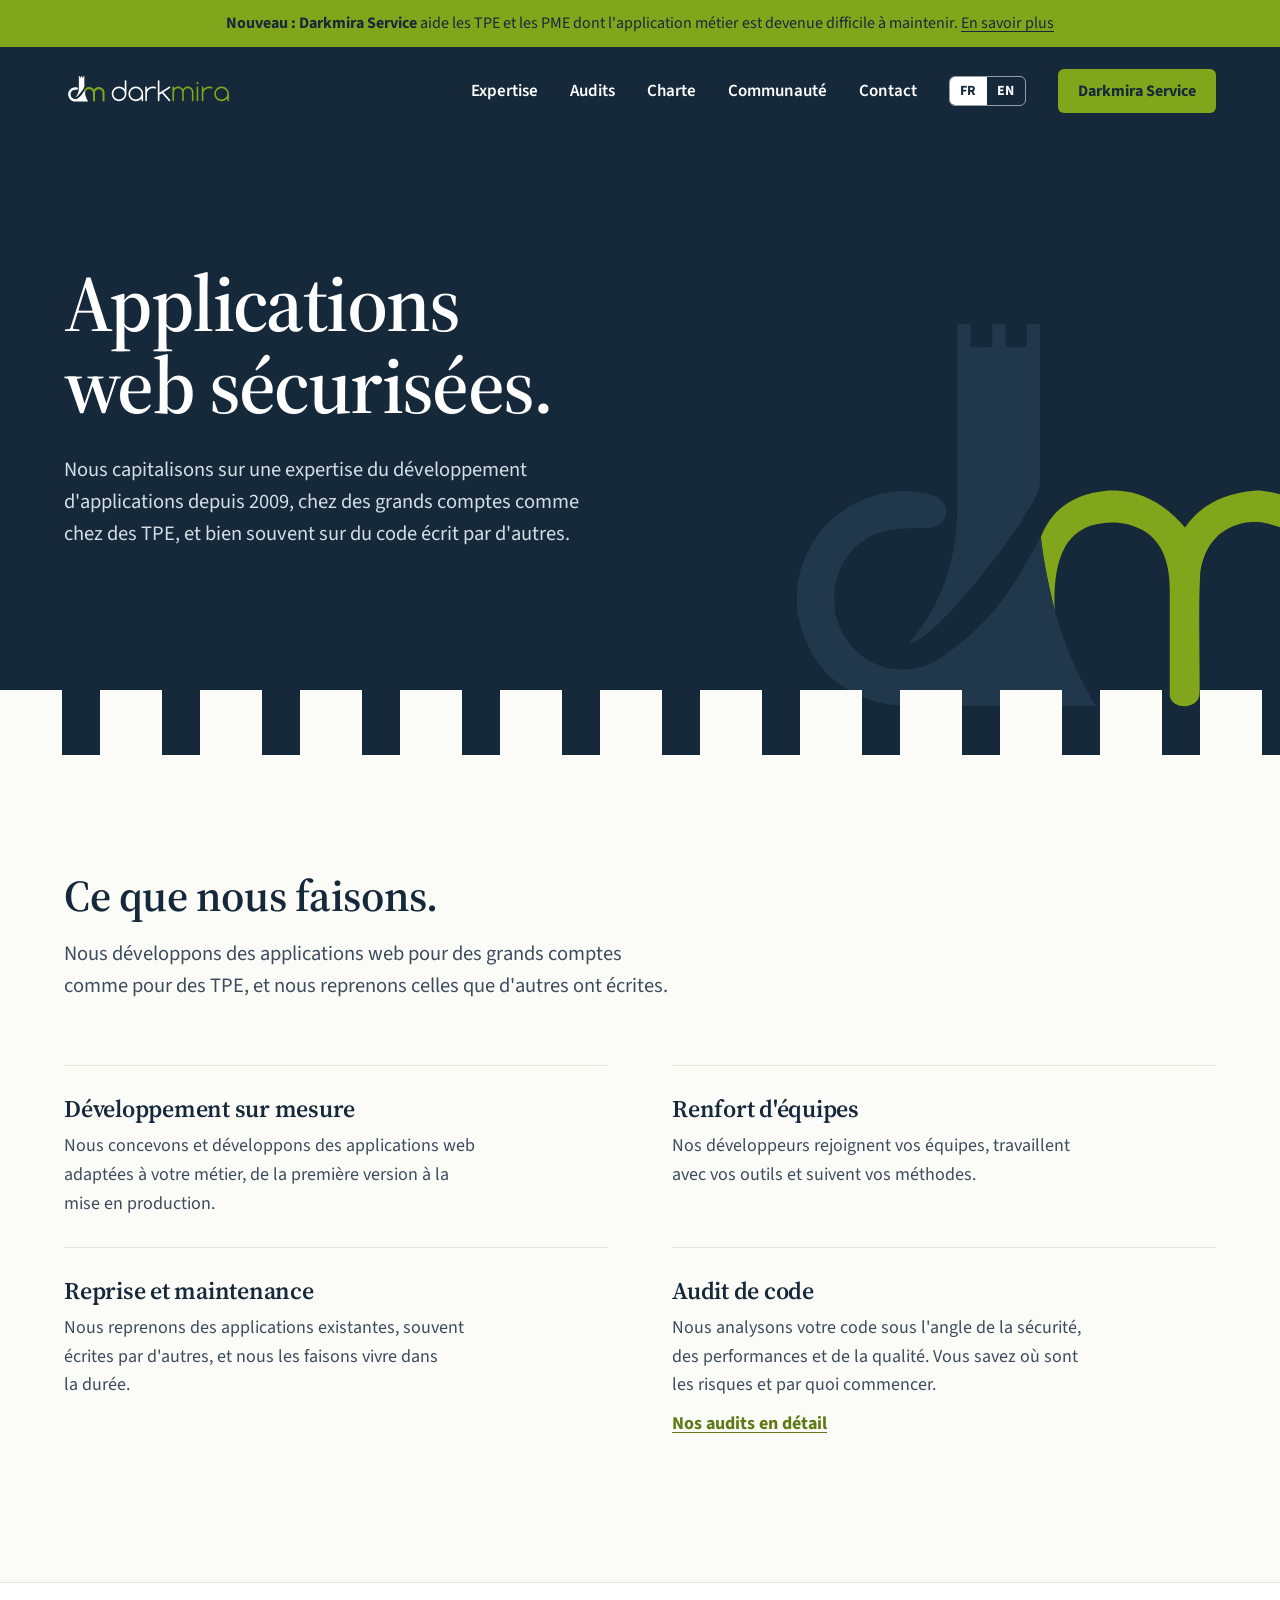
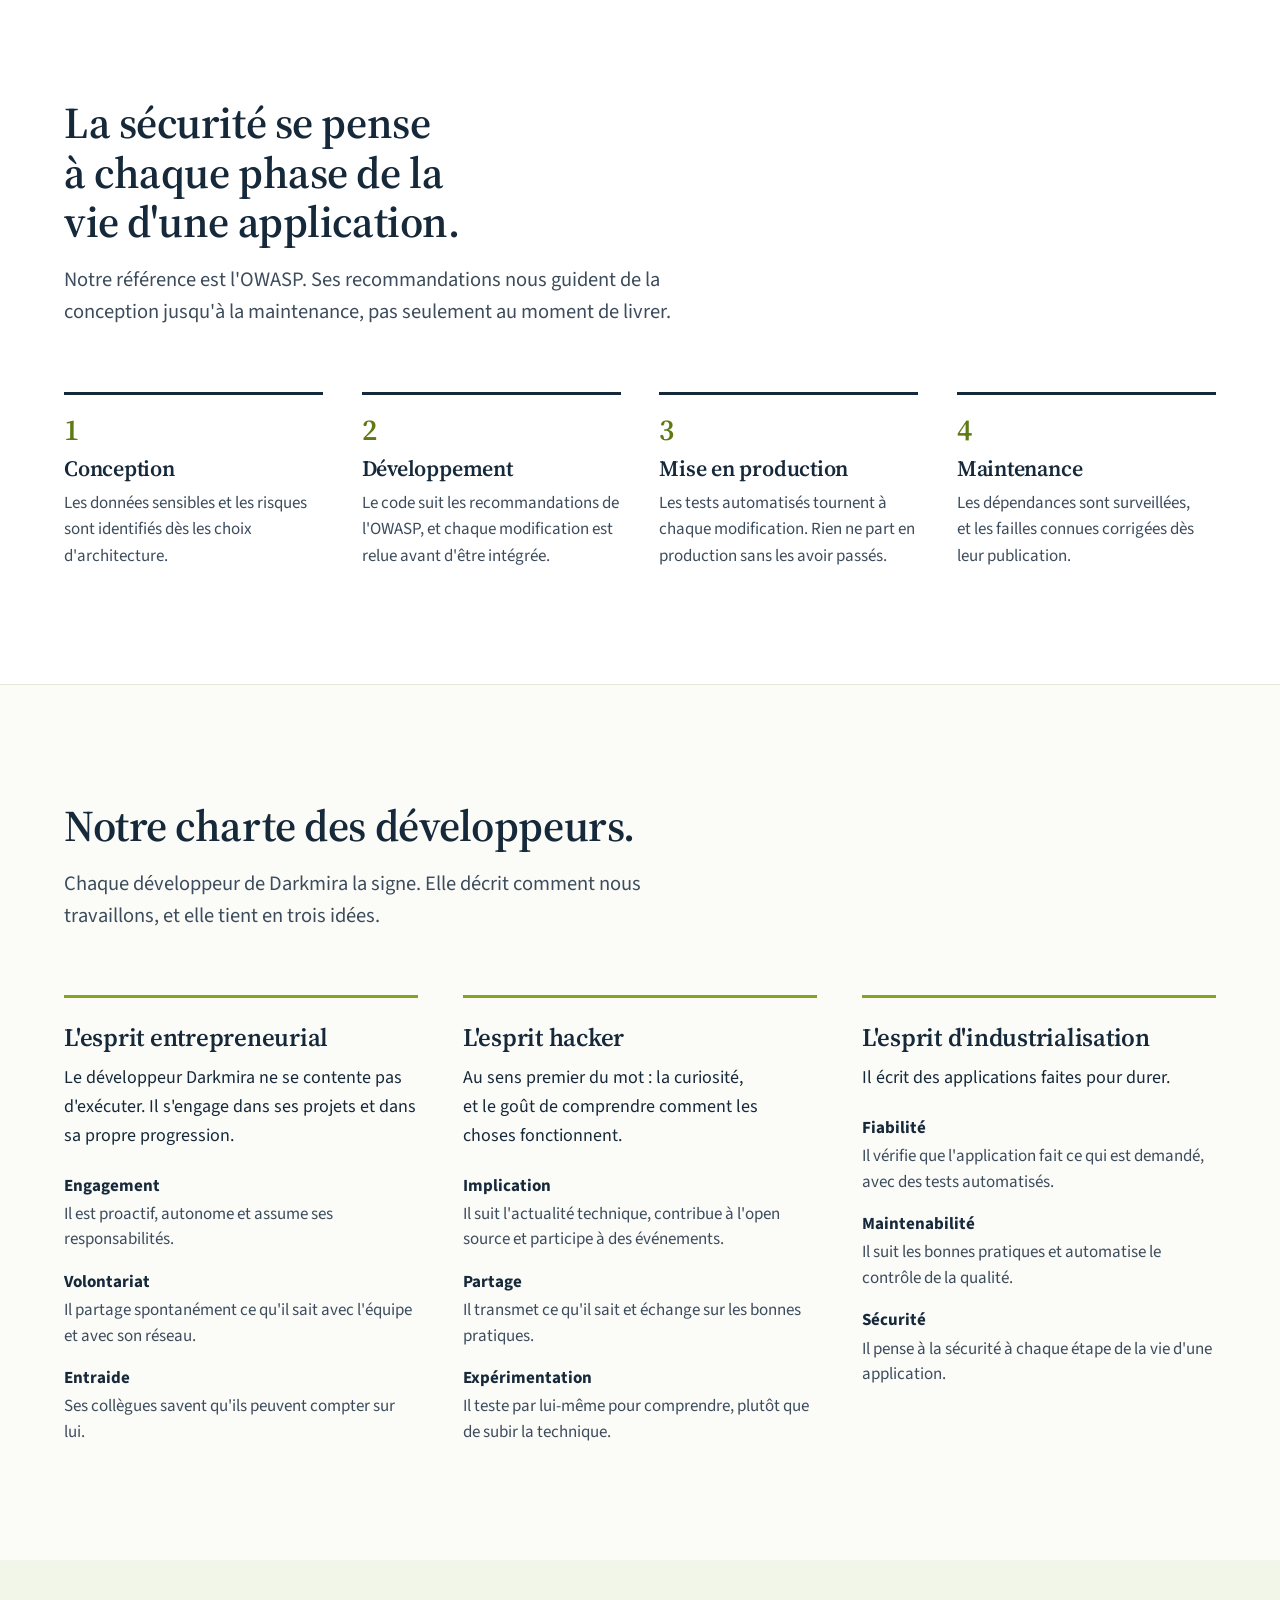
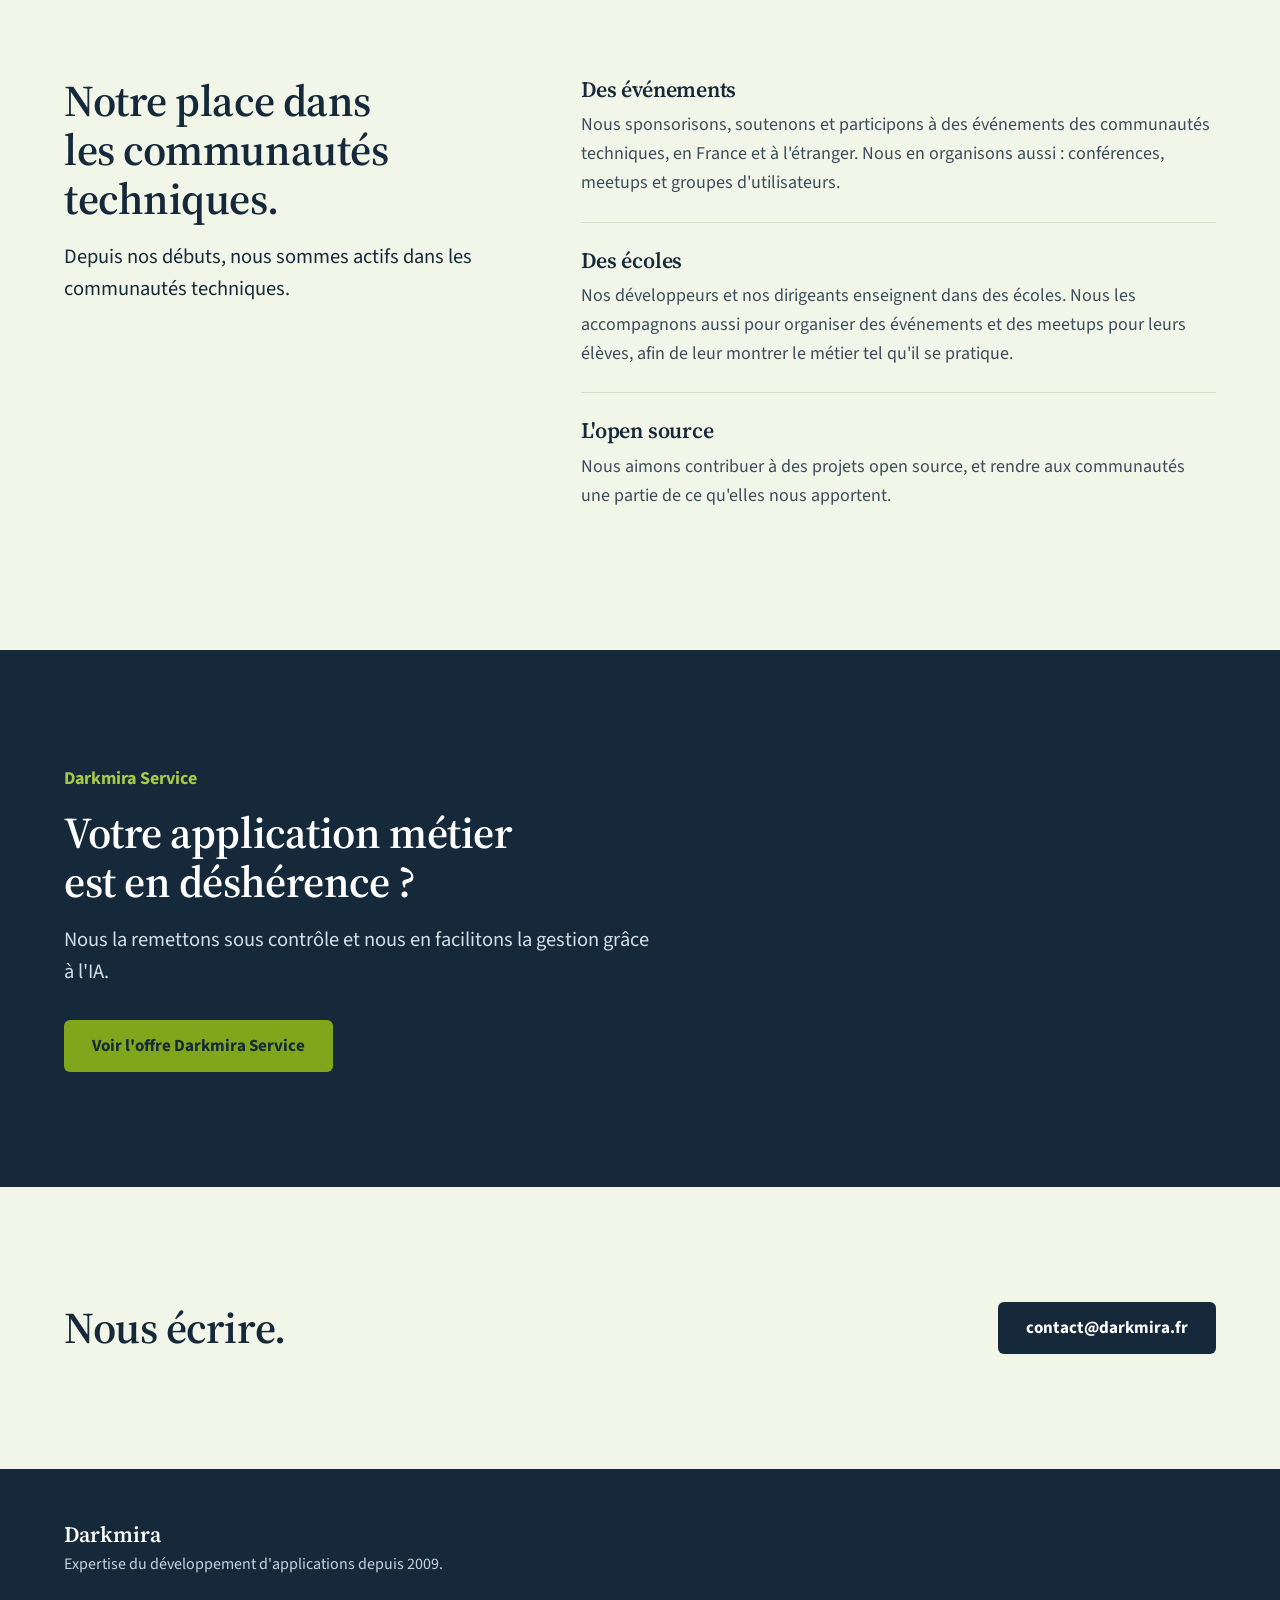
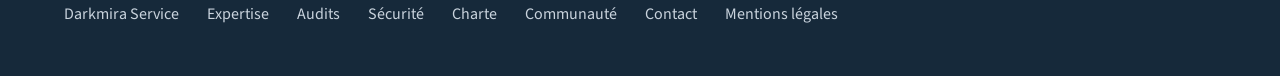
<file: index.html>
<!doctype html>
<html lang="fr">
<head>
<meta charset="utf-8">
<title>Darkmira, applications web sécurisées</title>
<meta name="description" content="Darkmira : expertise du développement d'applications web sécurisées depuis 2009, chez des grands comptes comme chez des TPE.">
<meta name="viewport" content="width=device-width, initial-scale=1">
<link rel="alternate" hreflang="fr" href="https://darkmira.fr/">
<link rel="alternate" hreflang="en" href="https://darkmira.fr/en/">
<link rel="alternate" hreflang="x-default" href="https://darkmira.fr/">
<meta name="theme-color" content="#16293A">
<link rel="icon" type="image/png" sizes="32x32" href="/assets/favicon/favicon-32x32.png">
<link rel="icon" type="image/png" sizes="16x16" href="/assets/favicon/favicon-16x16.png">
<link rel="apple-touch-icon" href="/assets/favicon/apple-touch-icon.png">
<link rel="preconnect" href="https://fonts.googleapis.com">
<link rel="preconnect" href="https://fonts.gstatic.com" crossorigin>
<link rel="stylesheet" href="https://fonts.googleapis.com/css2?family=Source+Sans+3:wght@400;600;700&amp;family=Source+Serif+4:opsz,wght@8..60,500;8..60,600&amp;display=swap">
<link rel="stylesheet" href="/assets/css/site.css?v=20261005">
</head>
<body>
<a class="evitement" href="#contenu">Aller au contenu</a>

<a class="bandeau" href="https://service.darkmira.fr/"><strong>Nouveau : Darkmira Service</strong> aide les TPE et les PME dont l'application métier est devenue difficile à maintenir. <span>En savoir plus</span></a>

<div class="rempart">
  <header class="cadre entete">
    <a class="entete__logo" href="/" aria-label="Darkmira, accueil"><svg viewBox="0 0 735.1 173.5" aria-hidden="true" focusable="false"><path fill="currentColor" d="M67.9,28.1c1.5,0.4,4.7,0.4,6.2,0v-6.5H78v6.5c1.5,0.4,4.7,0.4,6.2,0v-6.5h3.8v22.6c0,7.4,0,16.8,0,22.3c0,4-2.8,7.7-4.8,11c-5.9,9.7-18.4,24.4-20.4,26.4c-2,2-4.3,4.3-4.3,4.3s-4.8,4.8-8.6,5.8c8-8.9,14.1-22,14.2-39.1c0.1-16.8-0.1-35.8,0-53.3h3.8V28.1z"></path><path fill="#81A61B" d="M88.1,83.1c3-7.8,9.2-12.5,19-13.4c1.1-0.1,3.6,0,3.6,0c7.1,0.4,13.6,4.3,19,10.6c4.1-6,10.5-9.7,19.7-10.6c1.3-0.1,2.4,0,2.4,0c14.5,1.6,23.4,12.3,23.3,23.8c0,1.7,0,35.5,0,35.5c-1,3.8-8.5,3.8-8.6-0.7c-0.2-11.5,0.3-23.7-0.2-34.8c-0.7-8.9-5.8-13.1-14.2-14.6c-1.4-0.2-3.7-0.2-4.8,0c-7.6,1.4-12,6.4-13.2,14.4c-0.6,11-0.1,23.1-0.2,34.6c0.2,5-7.8,5.2-8.6,1V98c0-11.1-4.4-17.8-14.2-19.2c-2.3-0.2-2.6-0.2-4.6,0c-11.9,1.4-14.7,11.8-14.2,25.7C90.5,97.6,88.9,90.7,88.1,83.1"></path><path fill="currentColor" d="M88.1,83c0.9,7.6,2.4,14.6,4.1,21.4c2.8,10.3,6.8,19.3,11.8,27.4h-12H49.4c-9.6-0.2-16.4-3.7-21.4-7.9c-5-4.2-10.4-13.8-10.3-23c-0.2-13.3,9-22.1,10.8-23.5c3.9-3.2,10-6.8,18.7-7.4c0,0,1.5-0.1,2.9,0c4.5,0.5,10.5,0.9,10.6,5.8c0,2.8-2.3,4.8-6.2,4.8c-3,0-1.9,0-7,0.2c-12.7,0.6-20.1,10.8-19,22.6c1,10.3,11.3,20.9,25.2,17.3c6.1-1.6,16.7-11.7,17.8-13C78.4,100.7,83.2,91.9,88.1,83"></path><path fill="currentColor" d="M262.7,43.4c0-1,0.3-1.8,1-2.5c0.7-0.7,1.5-1,2.5-1s1.8,0.3,2.5,1s1,1.5,1,2.5v55.3c0,8.7-3.1,16.2-9.3,22.4c-6.2,6.2-13.7,9.3-22.4,9.3s-16.2-3.1-22.4-9.3c-6.2-6.2-9.3-13.7-9.3-22.4c0-8.7,3.1-16.2,9.3-22.4c6.2-6.2,13.6-9.3,22.4-9.3s16.2,3.1,22.4,9.3l2.2,2.2V43.4z M262.7,98.8c0-6.8-2.4-12.6-7.2-17.4c-4.8-4.8-10.6-7.2-17.4-7.2s-12.6,2.4-17.4,7.2c-4.8,4.8-7.2,10.6-7.2,17.4s2.4,12.6,7.2,17.4c4.8,4.8,10.6,7.2,17.4,7.2s12.6-2.4,17.4-7.2C260.3,111.4,262.7,105.6,262.7,98.8z"></path><path fill="currentColor" d="M335.1,119c-7.6,7.7-15.8,11.5-24.6,11.5c-8.7,0-16.2-3.1-22.4-9.3c-6.2-6.2-9.3-13.7-9.3-22.4c0-8.7,3.1-16.2,9.3-22.4c6.2-6.2,13.6-9.3,22.4-9.3s16.2,3.1,22.4,9.3c6.2,6.2,9.3,13.7,9.3,22.4v28.2c0,1-0.3,1.8-1,2.5s-1.5,1-2.5,1s-1.8-0.3-2.5-1c-0.7-0.7-1-1.5-1-2.5V119z M310.5,74.1c-6.8,0-12.6,2.4-17.4,7.2c-4.8,4.8-7.2,10.6-7.2,17.4s2.4,12.6,7.2,17.4c4.8,4.8,10.6,7.2,17.4,7.2s12.6-2.4,17.4-7.2c4.8-4.8,7.2-10.6,7.2-17.4c0-6.8-2.4-12.6-7.2-17.4C323.1,76.5,317.2,74.1,310.5,74.1z"></path><path fill="currentColor" d="M351.4,70.6c0-1,0.3-1.8,1-2.5s1.5-1,2.5-1s1.8,0.3,2.5,1s1,1.5,1,2.5v8c7.7-7.7,15.9-11.5,24.7-11.5c4.7,0,8.7,0.7,12.1,2.2c0.6,0.2,1.2,0.6,1.6,1.1c0.6,0.6,1,1.5,1,2.5c0,1-0.3,1.8-1,2.5s-1.5,1-2.5,1c-0.6,0-1.1-0.1-1.6-0.3c-2.6-1.3-5.8-1.9-9.6-1.9c-6.8,0-12.6,2.4-17.4,7.2c-4.8,4.8-7.2,10.6-7.2,17.4v28.2c0,1-0.3,1.8-1,2.5s-1.5,1-2.5,1s-1.8-0.3-2.5-1s-1-1.5-1-2.5V70.6z"></path><path fill="currentColor" d="M412.6,94.6l41.5-27c0.5-0.3,1.2-0.5,1.9-0.5c1,0,1.8,0.3,2.5,1s1,1.5,1,2.5c0,1.2-0.4,2.1-1.1,2.7L429.7,92l28.8,32.5c0.6,0.7,1,1.5,1,2.5c0,1-0.3,1.8-1,2.5s-1.5,1-2.5,1c-1,0-1.8-0.4-2.5-1.1l-29.8-33.5l-11,7.2v23.9c0,1-0.3,1.8-1,2.5c-0.7,0.7-1.5,1-2.5,1s-1.8-0.3-2.5-1c-0.7-0.7-1-1.5-1-2.5V43.3c0-1,0.3-1.8,1-2.5c0.7-0.7,1.5-1,2.5-1s1.8,0.3,2.5,1c0.7,0.7,1,1.5,1,2.5V94.6z"></path><path fill="#81A61B" d="M475.6,126.9c0,1-0.3,1.8-1,2.5s-1.5,1-2.5,1c-1,0-1.8-0.3-2.5-1c-0.7-0.7-1-1.5-1-2.5V70.6c0-1,0.3-1.8,1-2.5c0.7-0.7,1.5-1,2.5-1c1,0,1.8,0.3,2.5,1s1,1.5,1,2.5v3.8c5.7-4.9,11.6-7.3,17.6-7.3c6.8,0,12.6,2.4,17.4,7.2c1.2,1.2,2.4,2.7,3.7,4.4c1.3-1.7,2.5-3.2,3.7-4.4c4.8-4.8,10.6-7.2,17.4-7.2s12.6,2.4,17.4,7.2c4.8,4.8,7.2,10.6,7.2,17.4v35.2c0,1-0.3,1.8-1,2.5s-1.5,1-2.5,1s-1.8-0.3-2.5-1s-1-1.5-1-2.5V91.7c0-4.9-1.7-9-5.2-12.4c-3.5-3.5-7.6-5.2-12.4-5.2c-4.8,0-9,1.7-12.4,5.2c-3.4,3.4-5.1,7.6-5.1,12.4v35.2c0,1-0.3,1.8-1,2.5s-1.5,1-2.5,1s-1.8-0.3-2.5-1s-1-1.5-1-2.5V91.7c0-4.9-1.7-9-5.1-12.4c-3.5-3.5-7.6-5.2-12.4-5.2c-4.8,0-9,1.7-12.4,5.2c-3.4,3.4-5.1,7.6-5.1,12.4V126.9z"></path><path fill="#81A61B" d="M581.7,51.8c0,1.3-0.5,2.4-1.4,3.3c-0.9,0.9-2,1.4-3.3,1.4c-1.3,0-2.4-0.5-3.3-1.4c-0.9-0.9-1.4-2-1.4-3.3c0-1.3,0.5-2.4,1.4-3.3c0.9-0.9,2-1.4,3.3-1.4c1.3,0,2.4,0.5,3.3,1.4C581.2,49.4,581.7,50.5,581.7,51.8z M573.5,70.6c0-1,0.3-1.8,1-2.5c0.7-0.7,1.5-1,2.5-1c1,0,1.8,0.3,2.5,1c0.7,0.7,1,1.5,1,2.5v56.3c0,1-0.3,1.8-1,2.5c-0.7,0.7-1.5,1-2.5,1c-1,0-1.8-0.3-2.5-1c-0.7-0.7-1-1.5-1-2.5V70.6z"></path><path fill="#81A61B" d="M595.7,70.6c0-1,0.3-1.8,1-2.5s1.5-1,2.5-1s1.8,0.3,2.5,1s1,1.5,1,2.5v8c7.7-7.7,15.9-11.5,24.7-11.5c4.7,0,8.7,0.7,12.1,2.2c0.6,0.2,1.2,0.6,1.6,1.1c0.6,0.6,1,1.5,1,2.5c0,1-0.3,1.8-1,2.5s-1.5,1-2.5,1c-0.6,0-1.1-0.1-1.6-0.3c-2.6-1.3-5.8-1.9-9.6-1.9c-6.8,0-12.6,2.4-17.4,7.2c-4.8,4.8-7.2,10.6-7.2,17.4v28.2c0,1-0.3,1.8-1,2.5s-1.5,1-2.5,1s-1.8-0.3-2.5-1s-1-1.5-1-2.5V70.6z"></path><path fill="#81A61B" d="M706.1,119c-7.6,7.7-15.8,11.5-24.6,11.5c-8.7,0-16.2-3.1-22.4-9.3c-6.2-6.2-9.3-13.7-9.3-22.4c0-8.7,3.1-16.2,9.3-22.4c6.2-6.2,13.6-9.3,22.4-9.3s16.2,3.1,22.4,9.3c6.2,6.2,9.3,13.7,9.3,22.4v28.2c0,1-0.3,1.8-1,2.5s-1.5,1-2.5,1s-1.8-0.3-2.5-1c-0.7-0.7-1-1.5-1-2.5V119z M681.5,74.1c-6.8,0-12.6,2.4-17.4,7.2c-4.8,4.8-7.2,10.6-7.2,17.4s2.4,12.6,7.2,17.4c4.8,4.8,10.6,7.2,17.4,7.2s12.6-2.4,17.4-7.2c4.8-4.8,7.2-10.6,7.2-17.4c0-6.8-2.4-12.6-7.2-17.4C694.1,76.5,688.3,74.1,681.5,74.1z"></path></svg></a>
    <nav aria-label="Navigation principale">
      <a href="#expertise">Expertise</a>
      <a href="/audits.html">Audits</a>
      <a href="#charte">Charte</a>
      <a href="#communaute">Communauté</a>
      <a href="#contact">Contact</a>
      <span class="langues" role="group" aria-label="Langue"><span class="langues__actuelle" aria-current="true">FR</span><a href="/en/" hreflang="en" lang="en" aria-label="English version">EN</a></span>
      <a class="bouton bouton--vert" href="https://service.darkmira.fr/">Darkmira Service</a>
    </nav>
  </header>

  <section class="cadre hero">
    <h1>Applications web sécurisées.</h1>
    <p class="chapeau">Nous capitalisons sur une expertise du développement d'applications depuis 2009, chez des grands comptes comme chez des TPE, et bien souvent sur du code écrit par d'autres.</p>
  </section>
  <svg class="hero__tour" viewBox="0 0 192 173.5" aria-hidden="true" focusable="false"><path class="t" d="M68.3,31c1.5,0.4,4.7,0.4,6.2,0v-6.5h3.8V31c1.5,0.4,4.7,0.4,6.2,0v-6.5h3.8v22.6c0,7.4,0,16.8,0,22.3c0,4-2.8,7.7-4.8,11c-5.9,9.7-18.4,24.4-20.4,26.4c-2,2-4.3,4.3-4.3,4.3s-4.8,4.8-8.6,5.8c8-8.9,14.1-22,14.2-39.1c0.1-16.8-0.1-35.8,0-53.3h3.8V31z"/><path class="m" d="M88.5,86c3-7.8,9.2-12.5,19-13.4c1.1-0.1,3.6,0,3.6,0c7.1,0.4,13.6,4.3,19,10.6c4.1-6,10.5-9.7,19.7-10.6c1.3-0.1,2.4,0,2.4,0c14.5,1.6,23.4,12.3,23.3,23.8c0,1.7,0,35.5,0,35.5c-1,3.8-8.5,3.8-8.6-0.7c-0.2-11.5,0.3-23.7-0.2-34.8c-0.7-8.9-5.8-13.1-14.2-14.6c-1.4-0.2-3.7-0.2-4.8,0c-7.6,1.4-12,6.4-13.2,14.4c-0.6,11-0.1,23.1-0.2,34.6c0.2,5-7.8,5.2-8.6,1v-30.7c0-11.1-4.4-17.8-14.2-19.2c-2.3-0.2-2.6-0.2-4.6,0C94.8,83,92,93.5,92.5,107.3C90.9,100.5,89.3,93.6,88.5,86"/><path class="t" d="M88.5,85.9c0.9,7.6,2.4,14.6,4.1,21.4c2.8,10.3,6.8,19.3,11.8,27.4h-12H49.8c-9.6-0.2-16.4-3.7-21.4-7.9c-5-4.2-10.4-13.8-10.3-23C18,90.4,27.2,81.5,29,80.2c3.9-3.2,10-6.8,18.7-7.4c0,0,1.5-0.1,2.9,0c4.5,0.5,10.5,0.9,10.6,5.8c0,2.8-2.3,4.8-6.2,4.8c-3,0-1.9,0-7,0.2c-12.7,0.6-20.1,10.8-19,22.6c1,10.3,11.3,20.9,25.2,17.3c6.1-1.6,16.7-11.7,17.8-13C78.8,103.6,83.6,94.8,88.5,85.9"/></svg>
</div>

<main id="contenu">
  <section class="section" id="expertise" aria-labelledby="expertise-titre">
    <div class="cadre">
      <div class="charte__tete">
        <h2 id="expertise-titre">Ce que nous faisons.</h2>
        <p class="chapeau">Nous développons des applications web pour des grands comptes comme pour des TPE, et nous reprenons celles que d'autres ont écrites.</p>
      </div>
      <ul class="activites">
        <li>
          <h3>Développement sur mesure</h3>
          <p>Nous concevons et développons des applications web adaptées à votre métier, de la première version à la mise en production.</p>
        </li>
        <li>
          <h3>Renfort d'équipes</h3>
          <p>Nos développeurs rejoignent vos équipes, travaillent avec vos outils et suivent vos méthodes.</p>
        </li>
        <li>
          <h3>Reprise et maintenance</h3>
          <p>Nous reprenons des applications existantes, souvent écrites par d'autres, et nous les faisons vivre dans la durée.</p>
        </li>
        <li>
          <h3>Audit de code</h3>
          <p>Nous analysons votre code sous l'angle de la sécurité, des performances et de la qualité. Vous savez où sont les risques et par quoi commencer.</p>
          <p><a href="/audits.html">Nos audits en détail</a></p>
        </li>
      </ul>
    </div>
  </section>

  <section class="section blanc" id="securite" aria-labelledby="securite-titre">
    <div class="cadre">
      <div class="charte__tete">
        <h2 id="securite-titre">La sécurité se pense à chaque phase de la vie d'une application.</h2>
        <p class="chapeau">Notre référence est l'OWASP. Ses recommandations nous guident de la conception jusqu'à la maintenance, pas seulement au moment de livrer.</p>
      </div>
      <ol class="phases">
        <li>
          <h3>Conception</h3>
          <p>Les données sensibles et les risques sont identifiés dès les choix d'architecture.</p>
        </li>
        <li>
          <h3>Développement</h3>
          <p>Le code suit les recommandations de l'OWASP, et chaque modification est relue avant d'être intégrée.</p>
        </li>
        <li>
          <h3>Mise en production</h3>
          <p>Les tests automatisés tournent à chaque modification. Rien ne part en production sans les avoir passés.</p>
        </li>
        <li>
          <h3>Maintenance</h3>
          <p>Les dépendances sont surveillées, et les failles connues corrigées dès leur publication.</p>
        </li>
      </ol>
    </div>
  </section>

  <section class="section" id="charte" aria-labelledby="charte-titre">
    <div class="cadre">
      <div class="charte__tete">
        <h2 id="charte-titre">Notre charte des développeurs.</h2>
        <p class="chapeau">Chaque développeur de Darkmira la signe. Elle décrit comment nous travaillons, et elle tient en trois idées.</p>
      </div>
      <div class="esprits">
        <article>
          <h3>L'esprit entrepreneurial</h3>
          <p class="esprits__intro">Le développeur Darkmira ne se contente pas d'exécuter. Il s'engage dans ses projets et dans sa propre progression.</p>
          <dl>
            <dt>Engagement</dt><dd>Il est proactif, autonome et assume ses responsabilités.</dd>
            <dt>Volontariat</dt><dd>Il partage spontanément ce qu'il sait avec l'équipe et avec son réseau.</dd>
            <dt>Entraide</dt><dd>Ses collègues savent qu'ils peuvent compter sur lui.</dd>
          </dl>
        </article>
        <article>
          <h3>L'esprit hacker</h3>
          <p class="esprits__intro">Au sens premier du mot : la curiosité, et le goût de comprendre comment les choses fonctionnent.</p>
          <dl>
            <dt>Implication</dt><dd>Il suit l'actualité technique, contribue à l'open source et participe à des événements.</dd>
            <dt>Partage</dt><dd>Il transmet ce qu'il sait et échange sur les bonnes pratiques.</dd>
            <dt>Expérimentation</dt><dd>Il teste par lui-même pour comprendre, plutôt que de subir la technique.</dd>
          </dl>
        </article>
        <article>
          <h3>L'esprit d'industrialisation</h3>
          <p class="esprits__intro">Il écrit des applications faites pour durer.</p>
          <dl>
            <dt>Fiabilité</dt><dd>Il vérifie que l'application fait ce qui est demandé, avec des tests automatisés.</dd>
            <dt>Maintenabilité</dt><dd>Il suit les bonnes pratiques et automatise le contrôle de la qualité.</dd>
            <dt>Sécurité</dt><dd>Il pense à la sécurité à chaque étape de la vie d'une application.</dd>
          </dl>
        </article>
      </div>
    </div>
  </section>

  <section class="section engagement" id="communaute" aria-labelledby="communaute-titre">
    <div class="cadre colonnes">
      <div class="colonnes__tete">
        <h2 id="communaute-titre">Notre place dans les communautés techniques.</h2>
        <p class="chapeau">Depuis nos débuts, nous sommes actifs dans les communautés techniques.</p>
      </div>
      <ul class="liste-filets">
        <li>
          <h3>Des événements</h3>
          <p>Nous sponsorisons, soutenons et participons à des événements des communautés techniques, en France et à l'étranger. Nous en organisons aussi : conférences, meetups et groupes d'utilisateurs.</p>
        </li>
        <li>
          <h3>Des écoles</h3>
          <p>Nos développeurs et nos dirigeants enseignent dans des écoles. Nous les accompagnons aussi pour organiser des événements et des meetups pour leurs élèves, afin de leur montrer le métier tel qu'il se pratique.</p>
        </li>
        <li>
          <h3>L'open source</h3>
          <p>Nous aimons contribuer à des projets open source, et rendre aux communautés une partie de ce qu'elles nous apportent.</p>
        </li>
      </ul>
    </div>
  </section>

  <section class="section offre" aria-labelledby="offre-titre">
    <div class="cadre">
      <div>
        <p class="offre__nom">Darkmira Service</p>
        <h2 id="offre-titre">Votre application métier est en déshérence ?</h2>
        <p class="chapeau">Nous la remettons sous contrôle et nous en facilitons la gestion grâce à l'IA.</p>
      </div>
      <div class="offre__action">
        <a class="bouton bouton--vert" href="https://service.darkmira.fr/">Voir l'offre Darkmira Service</a>
      </div>
    </div>
  </section>

  <section class="section contact" id="contact" aria-labelledby="contact-titre">
    <div class="cadre">
      <h2 id="contact-titre">Nous écrire.</h2>
      <a class="bouton bouton--nuit" href="mailto:contact@darkmira.fr">contact@darkmira.fr</a>
    </div>
  </section>
</main>

<footer class="pied">
  <div class="cadre">
    <div>
      <p class="pied__nom">Darkmira</p>
      <p>Expertise du développement d'applications depuis 2009.</p>
    </div>
    <nav aria-label="Pied de page">
      <a href="https://service.darkmira.fr/">Darkmira Service</a>
      <a href="#expertise">Expertise</a>
      <a href="/audits.html">Audits</a>
      <a href="#securite">Sécurité</a>
      <a href="#charte">Charte</a>
      <a href="#communaute">Communauté</a>
      <a href="#contact">Contact</a>
      <a href="/mentions-legales.html">Mentions légales</a>
    </nav>
  </div>
</footer>
</body>
</html>
</file>
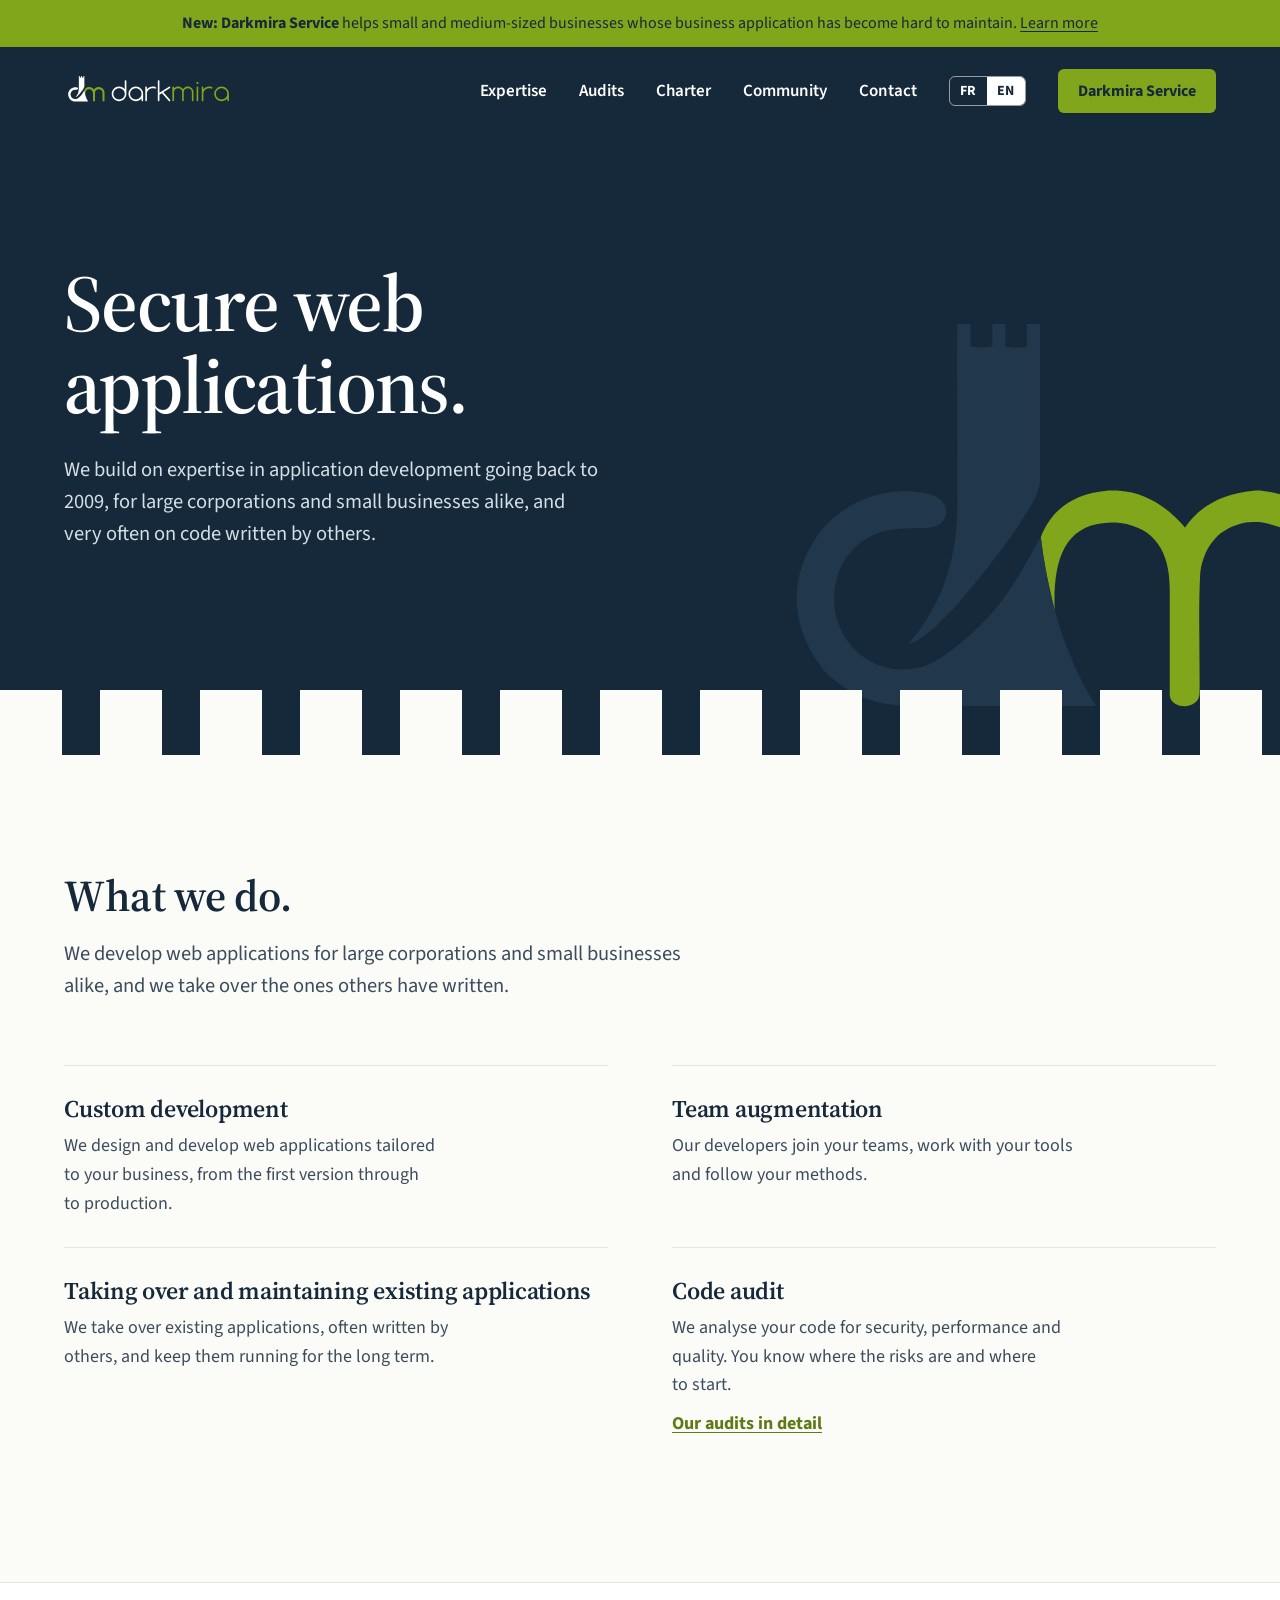
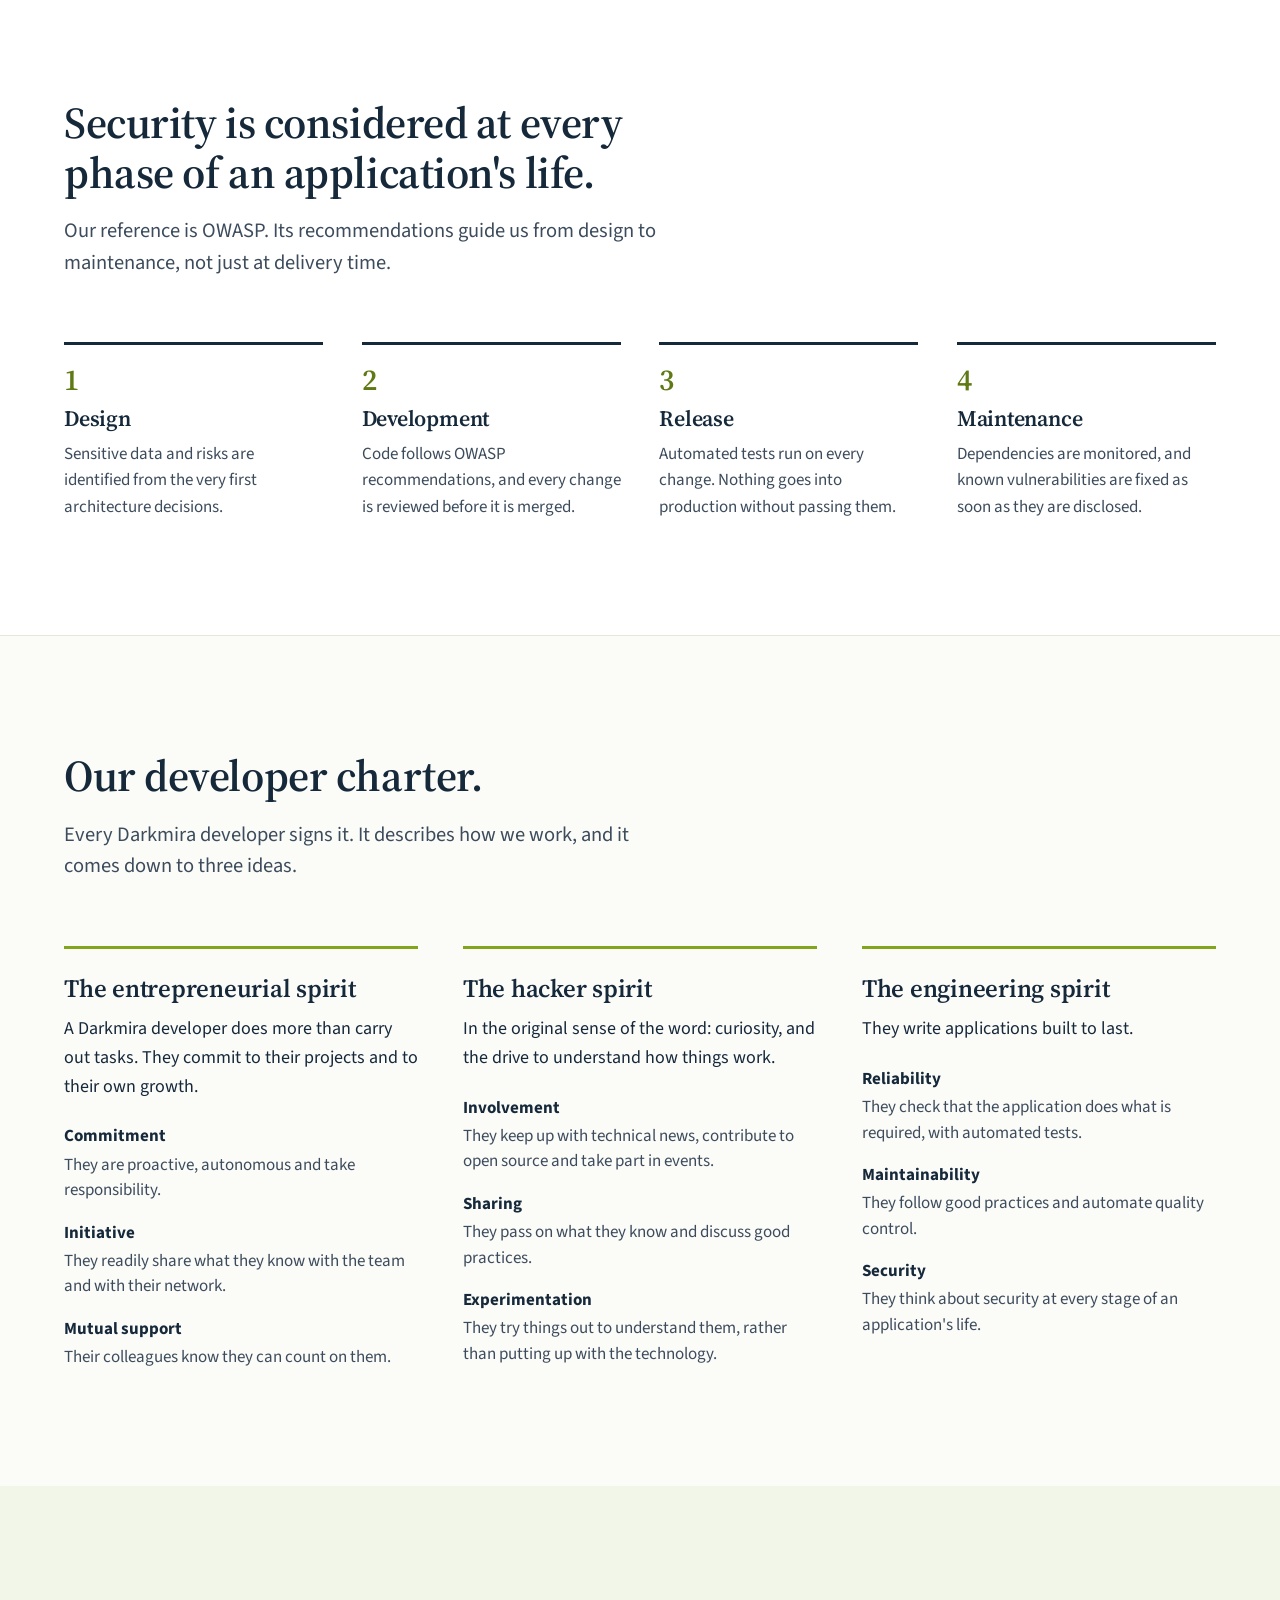
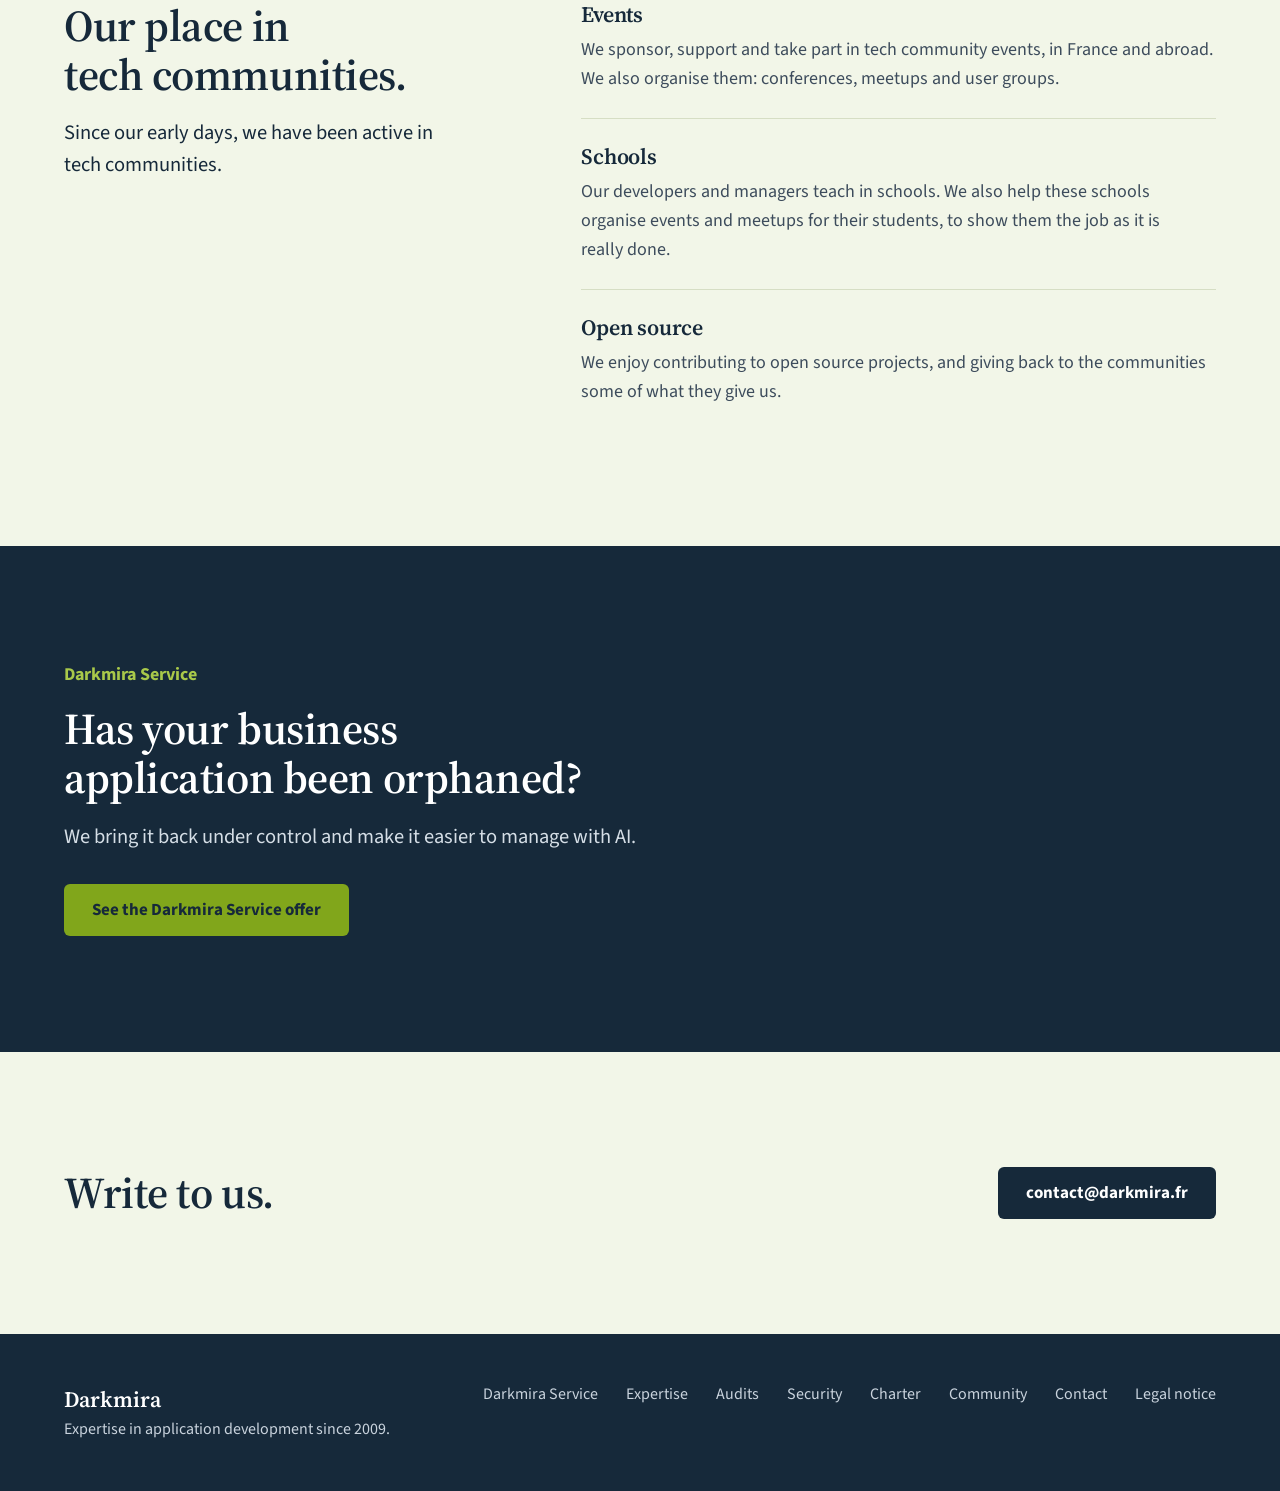
<file: en/index.html>
<!doctype html>
<html lang="en">
<head>
<meta charset="utf-8">
<title>Darkmira, secure web applications</title>
<meta name="description" content="Darkmira: expertise in secure web application development since 2009, for large corporations and small businesses alike.">
<meta name="viewport" content="width=device-width, initial-scale=1">
<link rel="alternate" hreflang="fr" href="https://darkmira.fr/">
<link rel="alternate" hreflang="en" href="https://darkmira.fr/en/">
<link rel="alternate" hreflang="x-default" href="https://darkmira.fr/">
<meta name="theme-color" content="#16293A">
<link rel="icon" type="image/png" sizes="32x32" href="/assets/favicon/favicon-32x32.png">
<link rel="icon" type="image/png" sizes="16x16" href="/assets/favicon/favicon-16x16.png">
<link rel="apple-touch-icon" href="/assets/favicon/apple-touch-icon.png">
<link rel="preconnect" href="https://fonts.googleapis.com">
<link rel="preconnect" href="https://fonts.gstatic.com" crossorigin>
<link rel="stylesheet" href="https://fonts.googleapis.com/css2?family=Source+Sans+3:wght@400;600;700&amp;family=Source+Serif+4:opsz,wght@8..60,500;8..60,600&amp;display=swap">
<link rel="stylesheet" href="/assets/css/site.css?v=20261005">
</head>
<body>
<a class="evitement" href="#contenu">Skip to content</a>

<a class="bandeau" href="https://service.darkmira.fr/en/"><strong>New: Darkmira Service</strong> helps small and medium-sized businesses whose business application has become hard to maintain. <span>Learn more</span></a>

<div class="rempart">
  <header class="cadre entete">
    <a class="entete__logo" href="/en/" aria-label="Darkmira, home"><svg viewBox="0 0 735.1 173.5" aria-hidden="true" focusable="false"><path fill="currentColor" d="M67.9,28.1c1.5,0.4,4.7,0.4,6.2,0v-6.5H78v6.5c1.5,0.4,4.7,0.4,6.2,0v-6.5h3.8v22.6c0,7.4,0,16.8,0,22.3c0,4-2.8,7.7-4.8,11c-5.9,9.7-18.4,24.4-20.4,26.4c-2,2-4.3,4.3-4.3,4.3s-4.8,4.8-8.6,5.8c8-8.9,14.1-22,14.2-39.1c0.1-16.8-0.1-35.8,0-53.3h3.8V28.1z"></path><path fill="#81A61B" d="M88.1,83.1c3-7.8,9.2-12.5,19-13.4c1.1-0.1,3.6,0,3.6,0c7.1,0.4,13.6,4.3,19,10.6c4.1-6,10.5-9.7,19.7-10.6c1.3-0.1,2.4,0,2.4,0c14.5,1.6,23.4,12.3,23.3,23.8c0,1.7,0,35.5,0,35.5c-1,3.8-8.5,3.8-8.6-0.7c-0.2-11.5,0.3-23.7-0.2-34.8c-0.7-8.9-5.8-13.1-14.2-14.6c-1.4-0.2-3.7-0.2-4.8,0c-7.6,1.4-12,6.4-13.2,14.4c-0.6,11-0.1,23.1-0.2,34.6c0.2,5-7.8,5.2-8.6,1V98c0-11.1-4.4-17.8-14.2-19.2c-2.3-0.2-2.6-0.2-4.6,0c-11.9,1.4-14.7,11.8-14.2,25.7C90.5,97.6,88.9,90.7,88.1,83.1"></path><path fill="currentColor" d="M88.1,83c0.9,7.6,2.4,14.6,4.1,21.4c2.8,10.3,6.8,19.3,11.8,27.4h-12H49.4c-9.6-0.2-16.4-3.7-21.4-7.9c-5-4.2-10.4-13.8-10.3-23c-0.2-13.3,9-22.1,10.8-23.5c3.9-3.2,10-6.8,18.7-7.4c0,0,1.5-0.1,2.9,0c4.5,0.5,10.5,0.9,10.6,5.8c0,2.8-2.3,4.8-6.2,4.8c-3,0-1.9,0-7,0.2c-12.7,0.6-20.1,10.8-19,22.6c1,10.3,11.3,20.9,25.2,17.3c6.1-1.6,16.7-11.7,17.8-13C78.4,100.7,83.2,91.9,88.1,83"></path><path fill="currentColor" d="M262.7,43.4c0-1,0.3-1.8,1-2.5c0.7-0.7,1.5-1,2.5-1s1.8,0.3,2.5,1s1,1.5,1,2.5v55.3c0,8.7-3.1,16.2-9.3,22.4c-6.2,6.2-13.7,9.3-22.4,9.3s-16.2-3.1-22.4-9.3c-6.2-6.2-9.3-13.7-9.3-22.4c0-8.7,3.1-16.2,9.3-22.4c6.2-6.2,13.6-9.3,22.4-9.3s16.2,3.1,22.4,9.3l2.2,2.2V43.4z M262.7,98.8c0-6.8-2.4-12.6-7.2-17.4c-4.8-4.8-10.6-7.2-17.4-7.2s-12.6,2.4-17.4,7.2c-4.8,4.8-7.2,10.6-7.2,17.4s2.4,12.6,7.2,17.4c4.8,4.8,10.6,7.2,17.4,7.2s12.6-2.4,17.4-7.2C260.3,111.4,262.7,105.6,262.7,98.8z"></path><path fill="currentColor" d="M335.1,119c-7.6,7.7-15.8,11.5-24.6,11.5c-8.7,0-16.2-3.1-22.4-9.3c-6.2-6.2-9.3-13.7-9.3-22.4c0-8.7,3.1-16.2,9.3-22.4c6.2-6.2,13.6-9.3,22.4-9.3s16.2,3.1,22.4,9.3c6.2,6.2,9.3,13.7,9.3,22.4v28.2c0,1-0.3,1.8-1,2.5s-1.5,1-2.5,1s-1.8-0.3-2.5-1c-0.7-0.7-1-1.5-1-2.5V119z M310.5,74.1c-6.8,0-12.6,2.4-17.4,7.2c-4.8,4.8-7.2,10.6-7.2,17.4s2.4,12.6,7.2,17.4c4.8,4.8,10.6,7.2,17.4,7.2s12.6-2.4,17.4-7.2c4.8-4.8,7.2-10.6,7.2-17.4c0-6.8-2.4-12.6-7.2-17.4C323.1,76.5,317.2,74.1,310.5,74.1z"></path><path fill="currentColor" d="M351.4,70.6c0-1,0.3-1.8,1-2.5s1.5-1,2.5-1s1.8,0.3,2.5,1s1,1.5,1,2.5v8c7.7-7.7,15.9-11.5,24.7-11.5c4.7,0,8.7,0.7,12.1,2.2c0.6,0.2,1.2,0.6,1.6,1.1c0.6,0.6,1,1.5,1,2.5c0,1-0.3,1.8-1,2.5s-1.5,1-2.5,1c-0.6,0-1.1-0.1-1.6-0.3c-2.6-1.3-5.8-1.9-9.6-1.9c-6.8,0-12.6,2.4-17.4,7.2c-4.8,4.8-7.2,10.6-7.2,17.4v28.2c0,1-0.3,1.8-1,2.5s-1.5,1-2.5,1s-1.8-0.3-2.5-1s-1-1.5-1-2.5V70.6z"></path><path fill="currentColor" d="M412.6,94.6l41.5-27c0.5-0.3,1.2-0.5,1.9-0.5c1,0,1.8,0.3,2.5,1s1,1.5,1,2.5c0,1.2-0.4,2.1-1.1,2.7L429.7,92l28.8,32.5c0.6,0.7,1,1.5,1,2.5c0,1-0.3,1.8-1,2.5s-1.5,1-2.5,1c-1,0-1.8-0.4-2.5-1.1l-29.8-33.5l-11,7.2v23.9c0,1-0.3,1.8-1,2.5c-0.7,0.7-1.5,1-2.5,1s-1.8-0.3-2.5-1c-0.7-0.7-1-1.5-1-2.5V43.3c0-1,0.3-1.8,1-2.5c0.7-0.7,1.5-1,2.5-1s1.8,0.3,2.5,1c0.7,0.7,1,1.5,1,2.5V94.6z"></path><path fill="#81A61B" d="M475.6,126.9c0,1-0.3,1.8-1,2.5s-1.5,1-2.5,1c-1,0-1.8-0.3-2.5-1c-0.7-0.7-1-1.5-1-2.5V70.6c0-1,0.3-1.8,1-2.5c0.7-0.7,1.5-1,2.5-1c1,0,1.8,0.3,2.5,1s1,1.5,1,2.5v3.8c5.7-4.9,11.6-7.3,17.6-7.3c6.8,0,12.6,2.4,17.4,7.2c1.2,1.2,2.4,2.7,3.7,4.4c1.3-1.7,2.5-3.2,3.7-4.4c4.8-4.8,10.6-7.2,17.4-7.2s12.6,2.4,17.4,7.2c4.8,4.8,7.2,10.6,7.2,17.4v35.2c0,1-0.3,1.8-1,2.5s-1.5,1-2.5,1s-1.8-0.3-2.5-1s-1-1.5-1-2.5V91.7c0-4.9-1.7-9-5.2-12.4c-3.5-3.5-7.6-5.2-12.4-5.2c-4.8,0-9,1.7-12.4,5.2c-3.4,3.4-5.1,7.6-5.1,12.4v35.2c0,1-0.3,1.8-1,2.5s-1.5,1-2.5,1s-1.8-0.3-2.5-1s-1-1.5-1-2.5V91.7c0-4.9-1.7-9-5.1-12.4c-3.5-3.5-7.6-5.2-12.4-5.2c-4.8,0-9,1.7-12.4,5.2c-3.4,3.4-5.1,7.6-5.1,12.4V126.9z"></path><path fill="#81A61B" d="M581.7,51.8c0,1.3-0.5,2.4-1.4,3.3c-0.9,0.9-2,1.4-3.3,1.4c-1.3,0-2.4-0.5-3.3-1.4c-0.9-0.9-1.4-2-1.4-3.3c0-1.3,0.5-2.4,1.4-3.3c0.9-0.9,2-1.4,3.3-1.4c1.3,0,2.4,0.5,3.3,1.4C581.2,49.4,581.7,50.5,581.7,51.8z M573.5,70.6c0-1,0.3-1.8,1-2.5c0.7-0.7,1.5-1,2.5-1c1,0,1.8,0.3,2.5,1c0.7,0.7,1,1.5,1,2.5v56.3c0,1-0.3,1.8-1,2.5c-0.7,0.7-1.5,1-2.5,1c-1,0-1.8-0.3-2.5-1c-0.7-0.7-1-1.5-1-2.5V70.6z"></path><path fill="#81A61B" d="M595.7,70.6c0-1,0.3-1.8,1-2.5s1.5-1,2.5-1s1.8,0.3,2.5,1s1,1.5,1,2.5v8c7.7-7.7,15.9-11.5,24.7-11.5c4.7,0,8.7,0.7,12.1,2.2c0.6,0.2,1.2,0.6,1.6,1.1c0.6,0.6,1,1.5,1,2.5c0,1-0.3,1.8-1,2.5s-1.5,1-2.5,1c-0.6,0-1.1-0.1-1.6-0.3c-2.6-1.3-5.8-1.9-9.6-1.9c-6.8,0-12.6,2.4-17.4,7.2c-4.8,4.8-7.2,10.6-7.2,17.4v28.2c0,1-0.3,1.8-1,2.5s-1.5,1-2.5,1s-1.8-0.3-2.5-1s-1-1.5-1-2.5V70.6z"></path><path fill="#81A61B" d="M706.1,119c-7.6,7.7-15.8,11.5-24.6,11.5c-8.7,0-16.2-3.1-22.4-9.3c-6.2-6.2-9.3-13.7-9.3-22.4c0-8.7,3.1-16.2,9.3-22.4c6.2-6.2,13.6-9.3,22.4-9.3s16.2,3.1,22.4,9.3c6.2,6.2,9.3,13.7,9.3,22.4v28.2c0,1-0.3,1.8-1,2.5s-1.5,1-2.5,1s-1.8-0.3-2.5-1c-0.7-0.7-1-1.5-1-2.5V119z M681.5,74.1c-6.8,0-12.6,2.4-17.4,7.2c-4.8,4.8-7.2,10.6-7.2,17.4s2.4,12.6,7.2,17.4c4.8,4.8,10.6,7.2,17.4,7.2s12.6-2.4,17.4-7.2c4.8-4.8,7.2-10.6,7.2-17.4c0-6.8-2.4-12.6-7.2-17.4C694.1,76.5,688.3,74.1,681.5,74.1z"></path></svg></a>
    <nav aria-label="Main navigation">
      <a href="#expertise">Expertise</a>
      <a href="/en/audits.html">Audits</a>
      <a href="#charte">Charter</a>
      <a href="#communaute">Community</a>
      <a href="#contact">Contact</a>
      <span class="langues" role="group" aria-label="Language"><a href="/" hreflang="fr" lang="fr" aria-label="Version française">FR</a><span class="langues__actuelle" aria-current="true">EN</span></span>
      <a class="bouton bouton--vert" href="https://service.darkmira.fr/en/">Darkmira Service</a>
    </nav>
  </header>

  <section class="cadre hero">
    <h1>Secure web applications.</h1>
    <p class="chapeau">We build on expertise in application development going back to 2009, for large corporations and small businesses alike, and very often on code written by others.</p>
  </section>
  <svg class="hero__tour" viewBox="0 0 192 173.5" aria-hidden="true" focusable="false"><path class="t" d="M68.3,31c1.5,0.4,4.7,0.4,6.2,0v-6.5h3.8V31c1.5,0.4,4.7,0.4,6.2,0v-6.5h3.8v22.6c0,7.4,0,16.8,0,22.3c0,4-2.8,7.7-4.8,11c-5.9,9.7-18.4,24.4-20.4,26.4c-2,2-4.3,4.3-4.3,4.3s-4.8,4.8-8.6,5.8c8-8.9,14.1-22,14.2-39.1c0.1-16.8-0.1-35.8,0-53.3h3.8V31z"/><path class="m" d="M88.5,86c3-7.8,9.2-12.5,19-13.4c1.1-0.1,3.6,0,3.6,0c7.1,0.4,13.6,4.3,19,10.6c4.1-6,10.5-9.7,19.7-10.6c1.3-0.1,2.4,0,2.4,0c14.5,1.6,23.4,12.3,23.3,23.8c0,1.7,0,35.5,0,35.5c-1,3.8-8.5,3.8-8.6-0.7c-0.2-11.5,0.3-23.7-0.2-34.8c-0.7-8.9-5.8-13.1-14.2-14.6c-1.4-0.2-3.7-0.2-4.8,0c-7.6,1.4-12,6.4-13.2,14.4c-0.6,11-0.1,23.1-0.2,34.6c0.2,5-7.8,5.2-8.6,1v-30.7c0-11.1-4.4-17.8-14.2-19.2c-2.3-0.2-2.6-0.2-4.6,0C94.8,83,92,93.5,92.5,107.3C90.9,100.5,89.3,93.6,88.5,86"/><path class="t" d="M88.5,85.9c0.9,7.6,2.4,14.6,4.1,21.4c2.8,10.3,6.8,19.3,11.8,27.4h-12H49.8c-9.6-0.2-16.4-3.7-21.4-7.9c-5-4.2-10.4-13.8-10.3-23C18,90.4,27.2,81.5,29,80.2c3.9-3.2,10-6.8,18.7-7.4c0,0,1.5-0.1,2.9,0c4.5,0.5,10.5,0.9,10.6,5.8c0,2.8-2.3,4.8-6.2,4.8c-3,0-1.9,0-7,0.2c-12.7,0.6-20.1,10.8-19,22.6c1,10.3,11.3,20.9,25.2,17.3c6.1-1.6,16.7-11.7,17.8-13C78.8,103.6,83.6,94.8,88.5,85.9"/></svg>
</div>

<main id="contenu">
  <section class="section" id="expertise" aria-labelledby="expertise-titre">
    <div class="cadre">
      <div class="charte__tete">
        <h2 id="expertise-titre">What we do.</h2>
        <p class="chapeau">We develop web applications for large corporations and small businesses alike, and we take over the ones others have written.</p>
      </div>
      <ul class="activites">
        <li>
          <h3>Custom development</h3>
          <p>We design and develop web applications tailored to your business, from the first version through to production.</p>
        </li>
        <li>
          <h3>Team augmentation</h3>
          <p>Our developers join your teams, work with your tools and follow your methods.</p>
        </li>
        <li>
          <h3>Taking over and maintaining existing applications</h3>
          <p>We take over existing applications, often written by others, and keep them running for the long term.</p>
        </li>
        <li>
          <h3>Code audit</h3>
          <p>We analyse your code for security, performance and quality. You know where the risks are and where to start.</p>
          <p><a href="/en/audits.html">Our audits in detail</a></p>
        </li>
      </ul>
    </div>
  </section>

  <section class="section blanc" id="securite" aria-labelledby="securite-titre">
    <div class="cadre">
      <div class="charte__tete">
        <h2 id="securite-titre">Security is considered at every phase of an application's life.</h2>
        <p class="chapeau">Our reference is OWASP. Its recommendations guide us from design to maintenance, not just at delivery time.</p>
      </div>
      <ol class="phases">
        <li>
          <h3>Design</h3>
          <p>Sensitive data and risks are identified from the very first architecture decisions.</p>
        </li>
        <li>
          <h3>Development</h3>
          <p>Code follows OWASP recommendations, and every change is reviewed before it is merged.</p>
        </li>
        <li>
          <h3>Release</h3>
          <p>Automated tests run on every change. Nothing goes into production without passing them.</p>
        </li>
        <li>
          <h3>Maintenance</h3>
          <p>Dependencies are monitored, and known vulnerabilities are fixed as soon as they are disclosed.</p>
        </li>
      </ol>
    </div>
  </section>

  <section class="section" id="charte" aria-labelledby="charte-titre">
    <div class="cadre">
      <div class="charte__tete">
        <h2 id="charte-titre">Our developer charter.</h2>
        <p class="chapeau">Every Darkmira developer signs it. It describes how we work, and it comes down to three ideas.</p>
      </div>
      <div class="esprits">
        <article>
          <h3>The entrepreneurial spirit</h3>
          <p class="esprits__intro">A Darkmira developer does more than carry out tasks. They commit to their projects and to their own growth.</p>
          <dl>
            <dt>Commitment</dt><dd>They are proactive, autonomous and take responsibility.</dd>
            <dt>Initiative</dt><dd>They readily share what they know with the team and with their network.</dd>
            <dt>Mutual support</dt><dd>Their colleagues know they can count on them.</dd>
          </dl>
        </article>
        <article>
          <h3>The hacker spirit</h3>
          <p class="esprits__intro">In the original sense of the word: curiosity, and the drive to understand how things work.</p>
          <dl>
            <dt>Involvement</dt><dd>They keep up with technical news, contribute to open source and take part in events.</dd>
            <dt>Sharing</dt><dd>They pass on what they know and discuss good practices.</dd>
            <dt>Experimentation</dt><dd>They try things out to understand them, rather than putting up with the technology.</dd>
          </dl>
        </article>
        <article>
          <h3>The engineering spirit</h3>
          <p class="esprits__intro">They write applications built to last.</p>
          <dl>
            <dt>Reliability</dt><dd>They check that the application does what is required, with automated tests.</dd>
            <dt>Maintainability</dt><dd>They follow good practices and automate quality control.</dd>
            <dt>Security</dt><dd>They think about security at every stage of an application's life.</dd>
          </dl>
        </article>
      </div>
    </div>
  </section>

  <section class="section engagement" id="communaute" aria-labelledby="communaute-titre">
    <div class="cadre colonnes">
      <div class="colonnes__tete">
        <h2 id="communaute-titre">Our place in tech communities.</h2>
        <p class="chapeau">Since our early days, we have been active in tech communities.</p>
      </div>
      <ul class="liste-filets">
        <li>
          <h3>Events</h3>
          <p>We sponsor, support and take part in tech community events, in France and abroad. We also organise them: conferences, meetups and user groups.</p>
        </li>
        <li>
          <h3>Schools</h3>
          <p>Our developers and managers teach in schools. We also help these schools organise events and meetups for their students, to show them the job as it is really done.</p>
        </li>
        <li>
          <h3>Open source</h3>
          <p>We enjoy contributing to open source projects, and giving back to the communities some of what they give us.</p>
        </li>
      </ul>
    </div>
  </section>

  <section class="section offre" aria-labelledby="offre-titre">
    <div class="cadre">
      <div>
        <p class="offre__nom">Darkmira Service</p>
        <h2 id="offre-titre">Has your business application been orphaned?</h2>
        <p class="chapeau">We bring it back under control and make it easier to manage with AI.</p>
      </div>
      <div class="offre__action">
        <a class="bouton bouton--vert" href="https://service.darkmira.fr/en/">See the Darkmira Service offer</a>
      </div>
    </div>
  </section>

  <section class="section contact" id="contact" aria-labelledby="contact-titre">
    <div class="cadre">
      <h2 id="contact-titre">Write to us.</h2>
      <a class="bouton bouton--nuit" href="mailto:contact@darkmira.fr">contact@darkmira.fr</a>
    </div>
  </section>
</main>

<footer class="pied">
  <div class="cadre">
    <div>
      <p class="pied__nom">Darkmira</p>
      <p>Expertise in application development since 2009.</p>
    </div>
    <nav aria-label="Footer">
      <a href="https://service.darkmira.fr/en/">Darkmira Service</a>
      <a href="#expertise">Expertise</a>
      <a href="/en/audits.html">Audits</a>
      <a href="#securite">Security</a>
      <a href="#charte">Charter</a>
      <a href="#communaute">Community</a>
      <a href="#contact">Contact</a>
      <a href="/en/legal-notice.html">Legal notice</a>
    </nav>
  </div>
</footer>
</body>
</html>
</file>
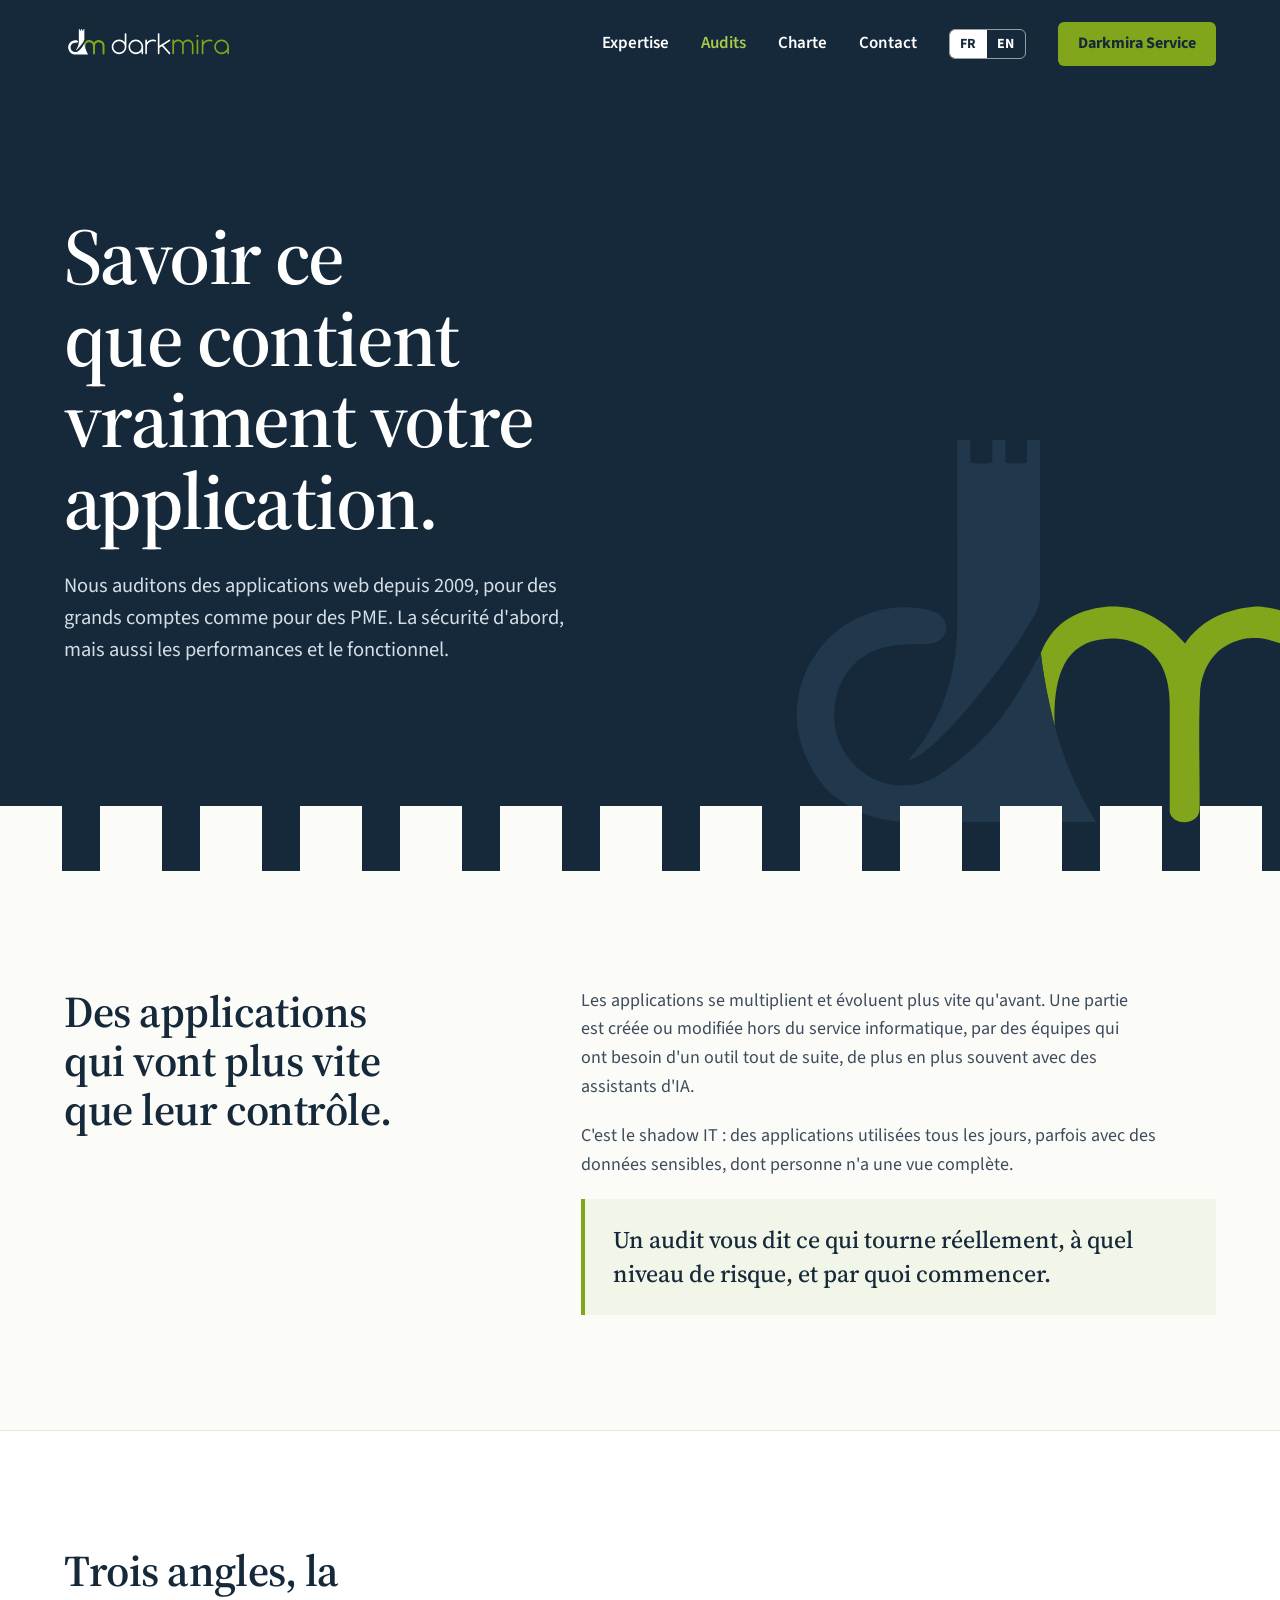
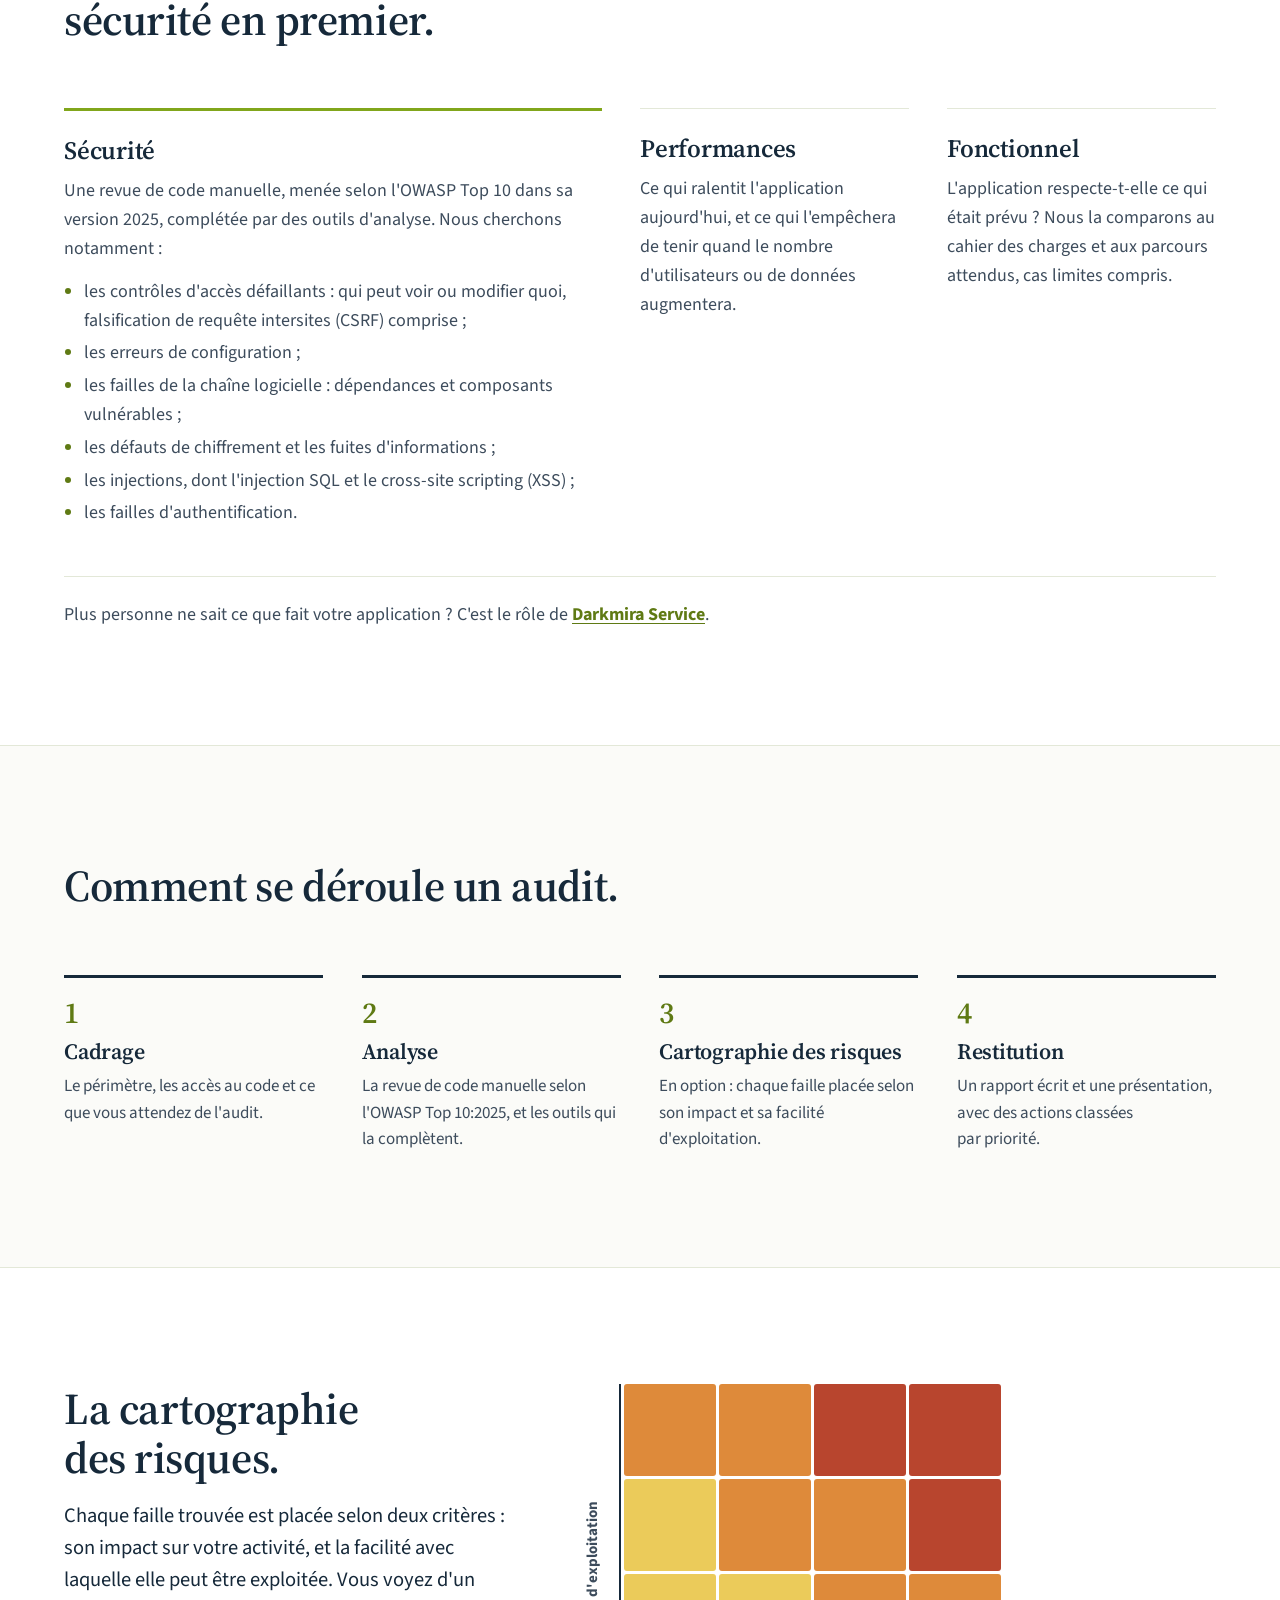
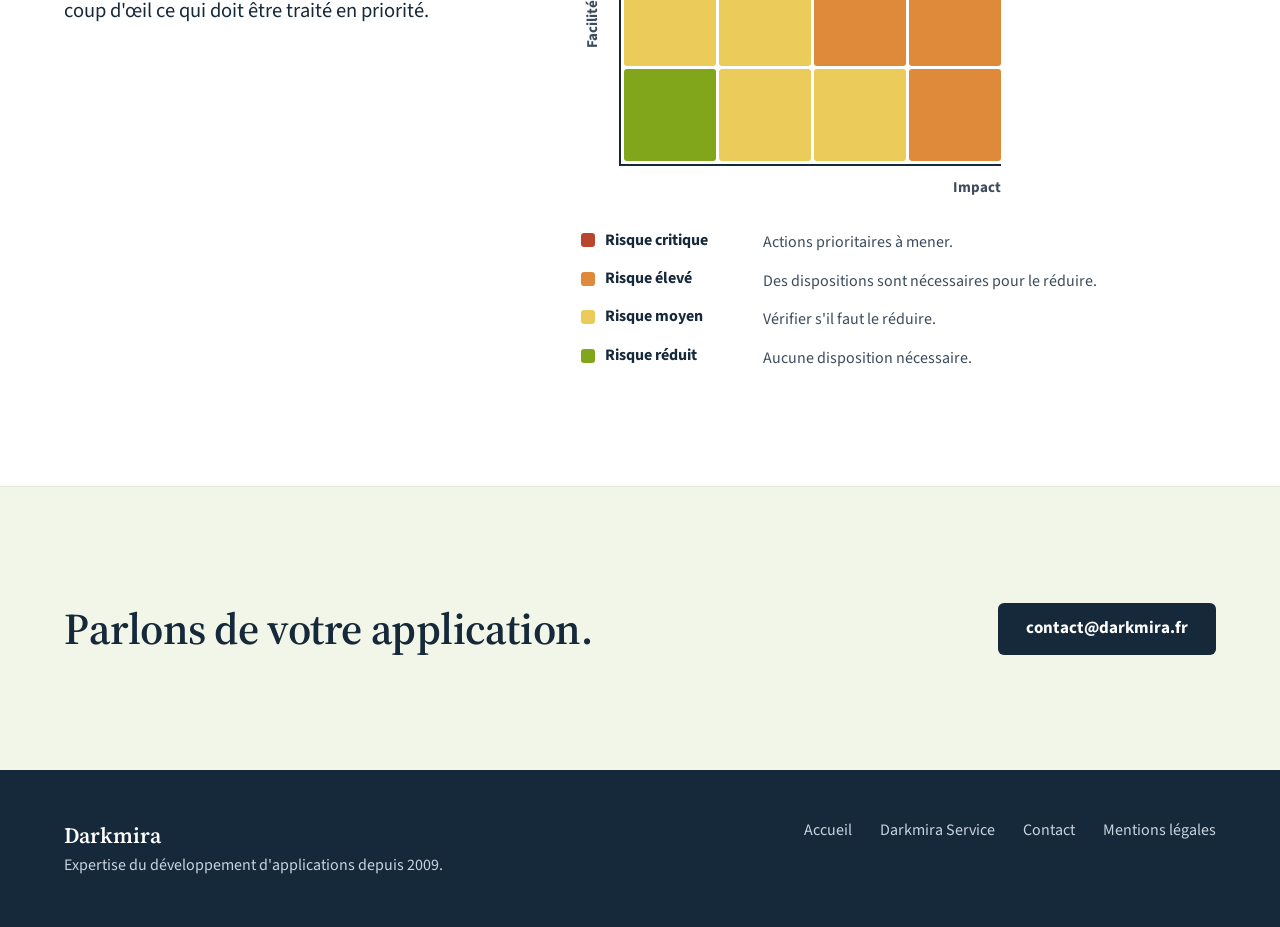
<file: audits.html>
<!doctype html>
<html lang="fr">
<head>
<meta charset="utf-8">
<title>Audit de code et de sécurité, Darkmira</title>
<meta name="description" content="Darkmira audite des applications web depuis 2009 : sécurité selon l'OWASP, performances et fonctionnel, pour des grands comptes comme pour des PME.">
<meta name="viewport" content="width=device-width, initial-scale=1">
<link rel="alternate" hreflang="fr" href="https://darkmira.fr/audits.html">
<link rel="alternate" hreflang="en" href="https://darkmira.fr/en/audits.html">
<link rel="alternate" hreflang="x-default" href="https://darkmira.fr/audits.html">
<meta name="theme-color" content="#16293A">
<link rel="icon" type="image/png" sizes="32x32" href="/assets/favicon/favicon-32x32.png">
<link rel="icon" type="image/png" sizes="16x16" href="/assets/favicon/favicon-16x16.png">
<link rel="apple-touch-icon" href="/assets/favicon/apple-touch-icon.png">
<link rel="preconnect" href="https://fonts.googleapis.com">
<link rel="preconnect" href="https://fonts.gstatic.com" crossorigin>
<link rel="stylesheet" href="https://fonts.googleapis.com/css2?family=Source+Sans+3:wght@400;600;700&amp;family=Source+Serif+4:opsz,wght@8..60,500;8..60,600&amp;display=swap">
<link rel="stylesheet" href="/assets/css/site.css?v=20261005">
</head>
<body>
<a class="evitement" href="#contenu">Aller au contenu</a>

<div class="rempart">
  <header class="cadre entete">
    <a class="entete__logo" href="/" aria-label="Darkmira, accueil"><svg viewBox="0 0 735.1 173.5" aria-hidden="true" focusable="false"><path fill="currentColor" d="M67.9,28.1c1.5,0.4,4.7,0.4,6.2,0v-6.5H78v6.5c1.5,0.4,4.7,0.4,6.2,0v-6.5h3.8v22.6c0,7.4,0,16.8,0,22.3c0,4-2.8,7.7-4.8,11c-5.9,9.7-18.4,24.4-20.4,26.4c-2,2-4.3,4.3-4.3,4.3s-4.8,4.8-8.6,5.8c8-8.9,14.1-22,14.2-39.1c0.1-16.8-0.1-35.8,0-53.3h3.8V28.1z"></path><path fill="#81A61B" d="M88.1,83.1c3-7.8,9.2-12.5,19-13.4c1.1-0.1,3.6,0,3.6,0c7.1,0.4,13.6,4.3,19,10.6c4.1-6,10.5-9.7,19.7-10.6c1.3-0.1,2.4,0,2.4,0c14.5,1.6,23.4,12.3,23.3,23.8c0,1.7,0,35.5,0,35.5c-1,3.8-8.5,3.8-8.6-0.7c-0.2-11.5,0.3-23.7-0.2-34.8c-0.7-8.9-5.8-13.1-14.2-14.6c-1.4-0.2-3.7-0.2-4.8,0c-7.6,1.4-12,6.4-13.2,14.4c-0.6,11-0.1,23.1-0.2,34.6c0.2,5-7.8,5.2-8.6,1V98c0-11.1-4.4-17.8-14.2-19.2c-2.3-0.2-2.6-0.2-4.6,0c-11.9,1.4-14.7,11.8-14.2,25.7C90.5,97.6,88.9,90.7,88.1,83.1"></path><path fill="currentColor" d="M88.1,83c0.9,7.6,2.4,14.6,4.1,21.4c2.8,10.3,6.8,19.3,11.8,27.4h-12H49.4c-9.6-0.2-16.4-3.7-21.4-7.9c-5-4.2-10.4-13.8-10.3-23c-0.2-13.3,9-22.1,10.8-23.5c3.9-3.2,10-6.8,18.7-7.4c0,0,1.5-0.1,2.9,0c4.5,0.5,10.5,0.9,10.6,5.8c0,2.8-2.3,4.8-6.2,4.8c-3,0-1.9,0-7,0.2c-12.7,0.6-20.1,10.8-19,22.6c1,10.3,11.3,20.9,25.2,17.3c6.1-1.6,16.7-11.7,17.8-13C78.4,100.7,83.2,91.9,88.1,83"></path><path fill="currentColor" d="M262.7,43.4c0-1,0.3-1.8,1-2.5c0.7-0.7,1.5-1,2.5-1s1.8,0.3,2.5,1s1,1.5,1,2.5v55.3c0,8.7-3.1,16.2-9.3,22.4c-6.2,6.2-13.7,9.3-22.4,9.3s-16.2-3.1-22.4-9.3c-6.2-6.2-9.3-13.7-9.3-22.4c0-8.7,3.1-16.2,9.3-22.4c6.2-6.2,13.6-9.3,22.4-9.3s16.2,3.1,22.4,9.3l2.2,2.2V43.4z M262.7,98.8c0-6.8-2.4-12.6-7.2-17.4c-4.8-4.8-10.6-7.2-17.4-7.2s-12.6,2.4-17.4,7.2c-4.8,4.8-7.2,10.6-7.2,17.4s2.4,12.6,7.2,17.4c4.8,4.8,10.6,7.2,17.4,7.2s12.6-2.4,17.4-7.2C260.3,111.4,262.7,105.6,262.7,98.8z"></path><path fill="currentColor" d="M335.1,119c-7.6,7.7-15.8,11.5-24.6,11.5c-8.7,0-16.2-3.1-22.4-9.3c-6.2-6.2-9.3-13.7-9.3-22.4c0-8.7,3.1-16.2,9.3-22.4c6.2-6.2,13.6-9.3,22.4-9.3s16.2,3.1,22.4,9.3c6.2,6.2,9.3,13.7,9.3,22.4v28.2c0,1-0.3,1.8-1,2.5s-1.5,1-2.5,1s-1.8-0.3-2.5-1c-0.7-0.7-1-1.5-1-2.5V119z M310.5,74.1c-6.8,0-12.6,2.4-17.4,7.2c-4.8,4.8-7.2,10.6-7.2,17.4s2.4,12.6,7.2,17.4c4.8,4.8,10.6,7.2,17.4,7.2s12.6-2.4,17.4-7.2c4.8-4.8,7.2-10.6,7.2-17.4c0-6.8-2.4-12.6-7.2-17.4C323.1,76.5,317.2,74.1,310.5,74.1z"></path><path fill="currentColor" d="M351.4,70.6c0-1,0.3-1.8,1-2.5s1.5-1,2.5-1s1.8,0.3,2.5,1s1,1.5,1,2.5v8c7.7-7.7,15.9-11.5,24.7-11.5c4.7,0,8.7,0.7,12.1,2.2c0.6,0.2,1.2,0.6,1.6,1.1c0.6,0.6,1,1.5,1,2.5c0,1-0.3,1.8-1,2.5s-1.5,1-2.5,1c-0.6,0-1.1-0.1-1.6-0.3c-2.6-1.3-5.8-1.9-9.6-1.9c-6.8,0-12.6,2.4-17.4,7.2c-4.8,4.8-7.2,10.6-7.2,17.4v28.2c0,1-0.3,1.8-1,2.5s-1.5,1-2.5,1s-1.8-0.3-2.5-1s-1-1.5-1-2.5V70.6z"></path><path fill="currentColor" d="M412.6,94.6l41.5-27c0.5-0.3,1.2-0.5,1.9-0.5c1,0,1.8,0.3,2.5,1s1,1.5,1,2.5c0,1.2-0.4,2.1-1.1,2.7L429.7,92l28.8,32.5c0.6,0.7,1,1.5,1,2.5c0,1-0.3,1.8-1,2.5s-1.5,1-2.5,1c-1,0-1.8-0.4-2.5-1.1l-29.8-33.5l-11,7.2v23.9c0,1-0.3,1.8-1,2.5c-0.7,0.7-1.5,1-2.5,1s-1.8-0.3-2.5-1c-0.7-0.7-1-1.5-1-2.5V43.3c0-1,0.3-1.8,1-2.5c0.7-0.7,1.5-1,2.5-1s1.8,0.3,2.5,1c0.7,0.7,1,1.5,1,2.5V94.6z"></path><path fill="#81A61B" d="M475.6,126.9c0,1-0.3,1.8-1,2.5s-1.5,1-2.5,1c-1,0-1.8-0.3-2.5-1c-0.7-0.7-1-1.5-1-2.5V70.6c0-1,0.3-1.8,1-2.5c0.7-0.7,1.5-1,2.5-1c1,0,1.8,0.3,2.5,1s1,1.5,1,2.5v3.8c5.7-4.9,11.6-7.3,17.6-7.3c6.8,0,12.6,2.4,17.4,7.2c1.2,1.2,2.4,2.7,3.7,4.4c1.3-1.7,2.5-3.2,3.7-4.4c4.8-4.8,10.6-7.2,17.4-7.2s12.6,2.4,17.4,7.2c4.8,4.8,7.2,10.6,7.2,17.4v35.2c0,1-0.3,1.8-1,2.5s-1.5,1-2.5,1s-1.8-0.3-2.5-1s-1-1.5-1-2.5V91.7c0-4.9-1.7-9-5.2-12.4c-3.5-3.5-7.6-5.2-12.4-5.2c-4.8,0-9,1.7-12.4,5.2c-3.4,3.4-5.1,7.6-5.1,12.4v35.2c0,1-0.3,1.8-1,2.5s-1.5,1-2.5,1s-1.8-0.3-2.5-1s-1-1.5-1-2.5V91.7c0-4.9-1.7-9-5.1-12.4c-3.5-3.5-7.6-5.2-12.4-5.2c-4.8,0-9,1.7-12.4,5.2c-3.4,3.4-5.1,7.6-5.1,12.4V126.9z"></path><path fill="#81A61B" d="M581.7,51.8c0,1.3-0.5,2.4-1.4,3.3c-0.9,0.9-2,1.4-3.3,1.4c-1.3,0-2.4-0.5-3.3-1.4c-0.9-0.9-1.4-2-1.4-3.3c0-1.3,0.5-2.4,1.4-3.3c0.9-0.9,2-1.4,3.3-1.4c1.3,0,2.4,0.5,3.3,1.4C581.2,49.4,581.7,50.5,581.7,51.8z M573.5,70.6c0-1,0.3-1.8,1-2.5c0.7-0.7,1.5-1,2.5-1c1,0,1.8,0.3,2.5,1c0.7,0.7,1,1.5,1,2.5v56.3c0,1-0.3,1.8-1,2.5c-0.7,0.7-1.5,1-2.5,1c-1,0-1.8-0.3-2.5-1c-0.7-0.7-1-1.5-1-2.5V70.6z"></path><path fill="#81A61B" d="M595.7,70.6c0-1,0.3-1.8,1-2.5s1.5-1,2.5-1s1.8,0.3,2.5,1s1,1.5,1,2.5v8c7.7-7.7,15.9-11.5,24.7-11.5c4.7,0,8.7,0.7,12.1,2.2c0.6,0.2,1.2,0.6,1.6,1.1c0.6,0.6,1,1.5,1,2.5c0,1-0.3,1.8-1,2.5s-1.5,1-2.5,1c-0.6,0-1.1-0.1-1.6-0.3c-2.6-1.3-5.8-1.9-9.6-1.9c-6.8,0-12.6,2.4-17.4,7.2c-4.8,4.8-7.2,10.6-7.2,17.4v28.2c0,1-0.3,1.8-1,2.5s-1.5,1-2.5,1s-1.8-0.3-2.5-1s-1-1.5-1-2.5V70.6z"></path><path fill="#81A61B" d="M706.1,119c-7.6,7.7-15.8,11.5-24.6,11.5c-8.7,0-16.2-3.1-22.4-9.3c-6.2-6.2-9.3-13.7-9.3-22.4c0-8.7,3.1-16.2,9.3-22.4c6.2-6.2,13.6-9.3,22.4-9.3s16.2,3.1,22.4,9.3c6.2,6.2,9.3,13.7,9.3,22.4v28.2c0,1-0.3,1.8-1,2.5s-1.5,1-2.5,1s-1.8-0.3-2.5-1c-0.7-0.7-1-1.5-1-2.5V119z M681.5,74.1c-6.8,0-12.6,2.4-17.4,7.2c-4.8,4.8-7.2,10.6-7.2,17.4s2.4,12.6,7.2,17.4c4.8,4.8,10.6,7.2,17.4,7.2s12.6-2.4,17.4-7.2c4.8-4.8,7.2-10.6,7.2-17.4c0-6.8-2.4-12.6-7.2-17.4C694.1,76.5,688.3,74.1,681.5,74.1z"></path></svg></a>
    <nav aria-label="Navigation principale">
      <a href="/#expertise">Expertise</a>
      <a href="/audits.html" aria-current="page">Audits</a>
      <a href="/#charte">Charte</a>
      <a href="/#contact">Contact</a>
      <span class="langues" role="group" aria-label="Langue"><span class="langues__actuelle" aria-current="true">FR</span><a href="/en/audits.html" hreflang="en" lang="en" aria-label="English version">EN</a></span>
      <a class="bouton bouton--vert" href="https://service.darkmira.fr/">Darkmira Service</a>
    </nav>
  </header>

  <section class="cadre hero">
    <h1>Savoir ce que contient vraiment votre application.</h1>
    <p class="chapeau">Nous auditons des applications web depuis 2009, pour des grands comptes comme pour des PME. La sécurité d'abord, mais aussi les performances et le fonctionnel.</p>
  </section>
  <svg class="hero__tour" viewBox="0 0 192 173.5" aria-hidden="true" focusable="false"><path class="t" d="M68.3,31c1.5,0.4,4.7,0.4,6.2,0v-6.5h3.8V31c1.5,0.4,4.7,0.4,6.2,0v-6.5h3.8v22.6c0,7.4,0,16.8,0,22.3c0,4-2.8,7.7-4.8,11c-5.9,9.7-18.4,24.4-20.4,26.4c-2,2-4.3,4.3-4.3,4.3s-4.8,4.8-8.6,5.8c8-8.9,14.1-22,14.2-39.1c0.1-16.8-0.1-35.8,0-53.3h3.8V31z"/><path class="m" d="M88.5,86c3-7.8,9.2-12.5,19-13.4c1.1-0.1,3.6,0,3.6,0c7.1,0.4,13.6,4.3,19,10.6c4.1-6,10.5-9.7,19.7-10.6c1.3-0.1,2.4,0,2.4,0c14.5,1.6,23.4,12.3,23.3,23.8c0,1.7,0,35.5,0,35.5c-1,3.8-8.5,3.8-8.6-0.7c-0.2-11.5,0.3-23.7-0.2-34.8c-0.7-8.9-5.8-13.1-14.2-14.6c-1.4-0.2-3.7-0.2-4.8,0c-7.6,1.4-12,6.4-13.2,14.4c-0.6,11-0.1,23.1-0.2,34.6c0.2,5-7.8,5.2-8.6,1v-30.7c0-11.1-4.4-17.8-14.2-19.2c-2.3-0.2-2.6-0.2-4.6,0C94.8,83,92,93.5,92.5,107.3C90.9,100.5,89.3,93.6,88.5,86"/><path class="t" d="M88.5,85.9c0.9,7.6,2.4,14.6,4.1,21.4c2.8,10.3,6.8,19.3,11.8,27.4h-12H49.8c-9.6-0.2-16.4-3.7-21.4-7.9c-5-4.2-10.4-13.8-10.3-23C18,90.4,27.2,81.5,29,80.2c3.9-3.2,10-6.8,18.7-7.4c0,0,1.5-0.1,2.9,0c4.5,0.5,10.5,0.9,10.6,5.8c0,2.8-2.3,4.8-6.2,4.8c-3,0-1.9,0-7,0.2c-12.7,0.6-20.1,10.8-19,22.6c1,10.3,11.3,20.9,25.2,17.3c6.1-1.6,16.7-11.7,17.8-13C78.8,103.6,83.6,94.8,88.5,85.9"/></svg>
</div>

<main id="contenu">
  <section class="section" aria-labelledby="pourquoi-titre">
    <div class="cadre colonnes">
      <div class="colonnes__tete">
        <h2 id="pourquoi-titre">Des applications qui vont plus vite que leur contrôle.</h2>
      </div>
      <div class="texte">
        <p>Les applications se multiplient et évoluent plus vite qu'avant. Une partie est créée ou modifiée hors du service informatique, par des équipes qui ont besoin d'un outil tout de suite, de plus en plus souvent avec des assistants d'IA.</p>
        <p>C'est le shadow IT : des applications utilisées tous les jours, parfois avec des données sensibles, dont personne n'a une vue complète.</p>
        <p class="encadre">Un audit vous dit ce qui tourne réellement, à quel niveau de risque, et par quoi commencer.</p>
      </div>
    </div>
  </section>

  <section class="section blanc" aria-labelledby="types-titre">
    <div class="cadre">
      <div class="charte__tete">
        <h2 id="types-titre">Trois angles, la sécurité en premier.</h2>
      </div>
      <div class="audits">
        <article class="audits__principal">
          <h3>Sécurité</h3>
          <p>Une revue de code manuelle, menée selon l'OWASP Top 10 dans sa version 2025, complétée par des outils d'analyse. Nous cherchons notamment :</p>
          <ul>
            <li>les contrôles d'accès défaillants : qui peut voir ou modifier quoi, falsification de requête intersites (CSRF) comprise ;</li>
            <li>les erreurs de configuration ;</li>
            <li>les failles de la chaîne logicielle : dépendances et composants vulnérables ;</li>
            <li>les défauts de chiffrement et les fuites d'informations ;</li>
            <li>les injections, dont l'injection SQL et le cross-site scripting (XSS) ;</li>
            <li>les failles d'authentification.</li>
          </ul>
        </article>
        <article>
          <h3>Performances</h3>
          <p>Ce qui ralentit l'application aujourd'hui, et ce qui l'empêchera de tenir quand le nombre d'utilisateurs ou de données augmentera.</p>
        </article>
        <article>
          <h3>Fonctionnel</h3>
          <p>L'application respecte-t-elle ce qui était prévu ? Nous la comparons au cahier des charges et aux parcours attendus, cas limites compris.</p>
        </article>
      </div>
      <p class="audits__renvoi">Plus personne ne sait ce que fait votre application ? C'est le rôle de <a href="https://service.darkmira.fr/">Darkmira Service</a>.</p>
    </div>
  </section>

  <section class="section" aria-labelledby="deroule-titre">
    <div class="cadre">
      <div class="charte__tete">
        <h2 id="deroule-titre">Comment se déroule un audit.</h2>
      </div>
      <ol class="phases">
        <li>
          <h3>Cadrage</h3>
          <p>Le périmètre, les accès au code et ce que vous attendez de l'audit.</p>
        </li>
        <li>
          <h3>Analyse</h3>
          <p>La revue de code manuelle selon l'OWASP Top 10:2025, et les outils qui la complètent.</p>
        </li>
        <li>
          <h3>Cartographie des risques</h3>
          <p>En option : chaque faille placée selon son impact et sa facilité d'exploitation.</p>
        </li>
        <li>
          <h3>Restitution</h3>
          <p>Un rapport écrit et une présentation, avec des actions classées par priorité.</p>
        </li>
      </ol>
    </div>
  </section>

  <section class="section blanc" aria-labelledby="carte-titre">
    <div class="cadre colonnes">
      <div class="colonnes__tete">
        <h2 id="carte-titre">La cartographie des risques.</h2>
        <p class="chapeau">Chaque faille trouvée est placée selon deux critères : son impact sur votre activité, et la facilité avec laquelle elle peut être exploitée. Vous voyez d'un coup d'œil ce qui doit être traité en priorité.</p>
      </div>
      <figure class="carte">
        <div class="carte__zone">
          <span class="carte__axe carte__axe--y">Facilité d'exploitation</span>
          <div class="carte__grille" role="img" aria-label="Grille de quatre sur quatre : plus l'impact et la facilité d'exploitation sont élevés, plus le risque est grave.">
            <span class="g-eleve"></span><span class="g-eleve"></span><span class="g-critique"></span><span class="g-critique"></span>
            <span class="g-moyen"></span><span class="g-eleve"></span><span class="g-eleve"></span><span class="g-critique"></span>
            <span class="g-moyen"></span><span class="g-moyen"></span><span class="g-eleve"></span><span class="g-eleve"></span>
            <span class="g-reduit"></span><span class="g-moyen"></span><span class="g-moyen"></span><span class="g-eleve"></span>
          </div>
          <span class="carte__axe carte__axe--x">Impact</span>
        </div>
        <figcaption>
          <dl class="carte__legende">
            <div><dt><span class="g-critique"></span>Risque critique</dt><dd>Actions prioritaires à mener.</dd></div>
            <div><dt><span class="g-eleve"></span>Risque élevé</dt><dd>Des dispositions sont nécessaires pour le réduire.</dd></div>
            <div><dt><span class="g-moyen"></span>Risque moyen</dt><dd>Vérifier s'il faut le réduire.</dd></div>
            <div><dt><span class="g-reduit"></span>Risque réduit</dt><dd>Aucune disposition nécessaire.</dd></div>
          </dl>
        </figcaption>
      </figure>
    </div>
  </section>

  <section class="section contact" id="contact" aria-labelledby="contact-titre">
    <div class="cadre">
      <h2 id="contact-titre">Parlons de votre application.</h2>
      <a class="bouton bouton--nuit" href="mailto:contact@darkmira.fr?subject=Audit">contact@darkmira.fr</a>
    </div>
  </section>
</main>

<footer class="pied">
  <div class="cadre">
    <div>
      <p class="pied__nom">Darkmira</p>
      <p>Expertise du développement d'applications depuis 2009.</p>
    </div>
    <nav aria-label="Pied de page">
      <a href="/">Accueil</a>
      <a href="https://service.darkmira.fr/">Darkmira Service</a>
      <a href="/#contact">Contact</a>
      <a href="/mentions-legales.html">Mentions légales</a>
    </nav>
  </div>
</footer>
</body>
</html>
</file>
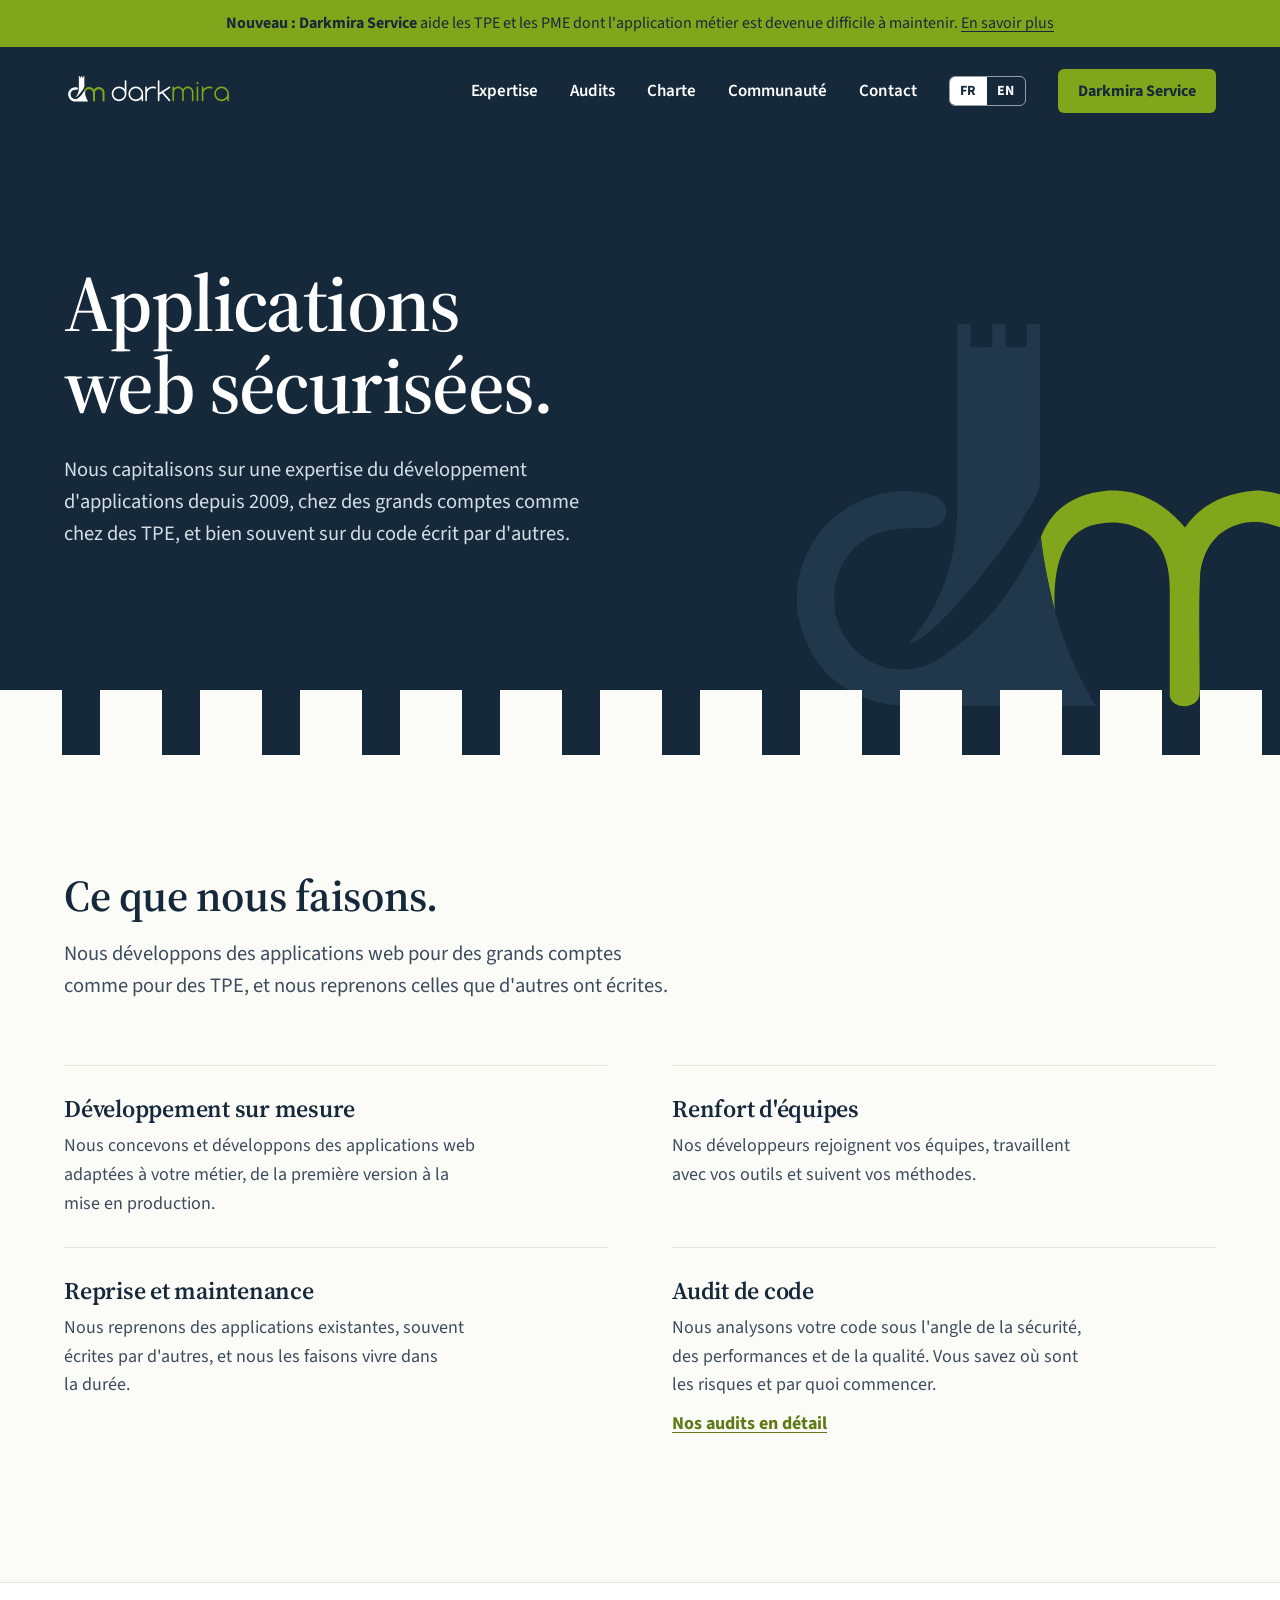
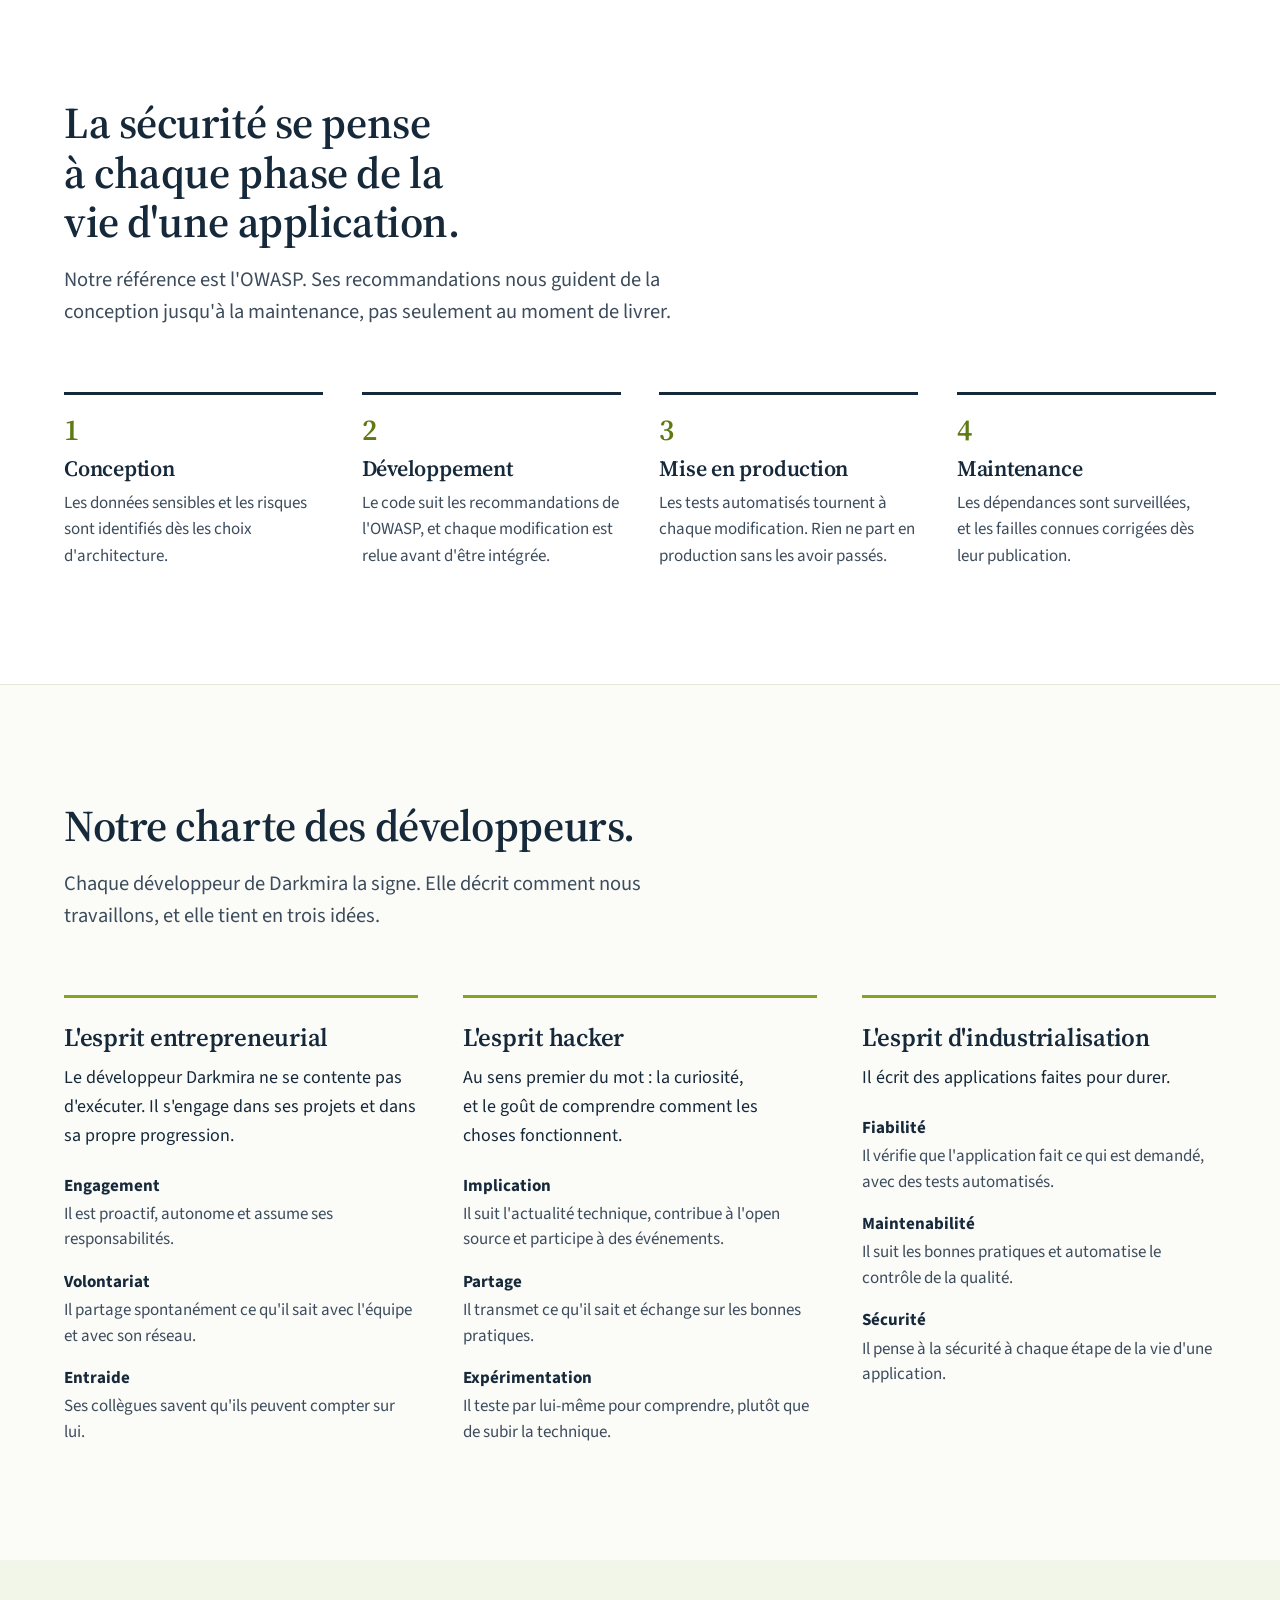
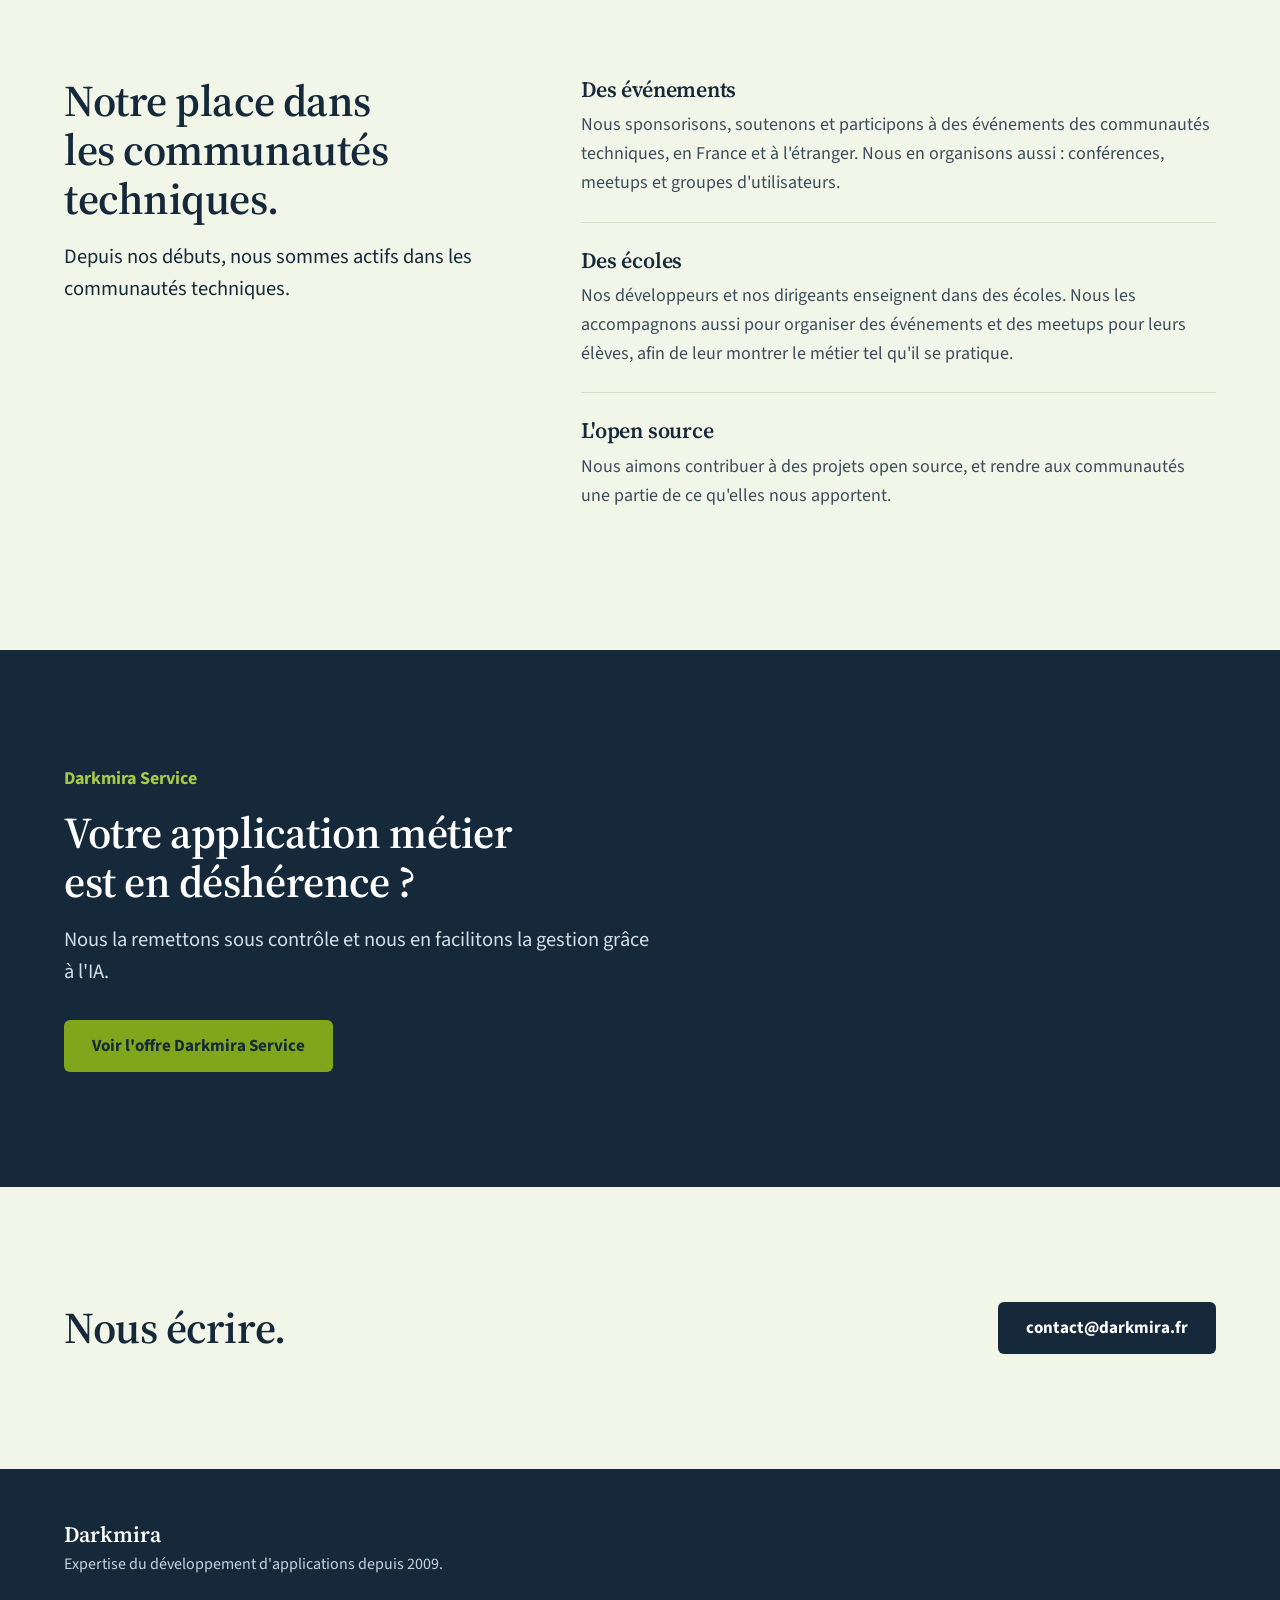
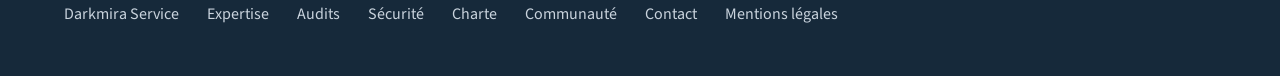
<file: blog.html>
<!doctype html>
<html lang="fr">
<head>
<meta charset="utf-8">
<title>Darkmira</title>
<meta http-equiv="refresh" content="0; url=/">
<link rel="canonical" href="https://darkmira.fr/">
<script>location.replace("/");</script>
</head>
<body>
<p>Cette page a été déplacée. <a href="/">Aller sur le site de Darkmira</a>.</p>
</body>
</html>
</file>
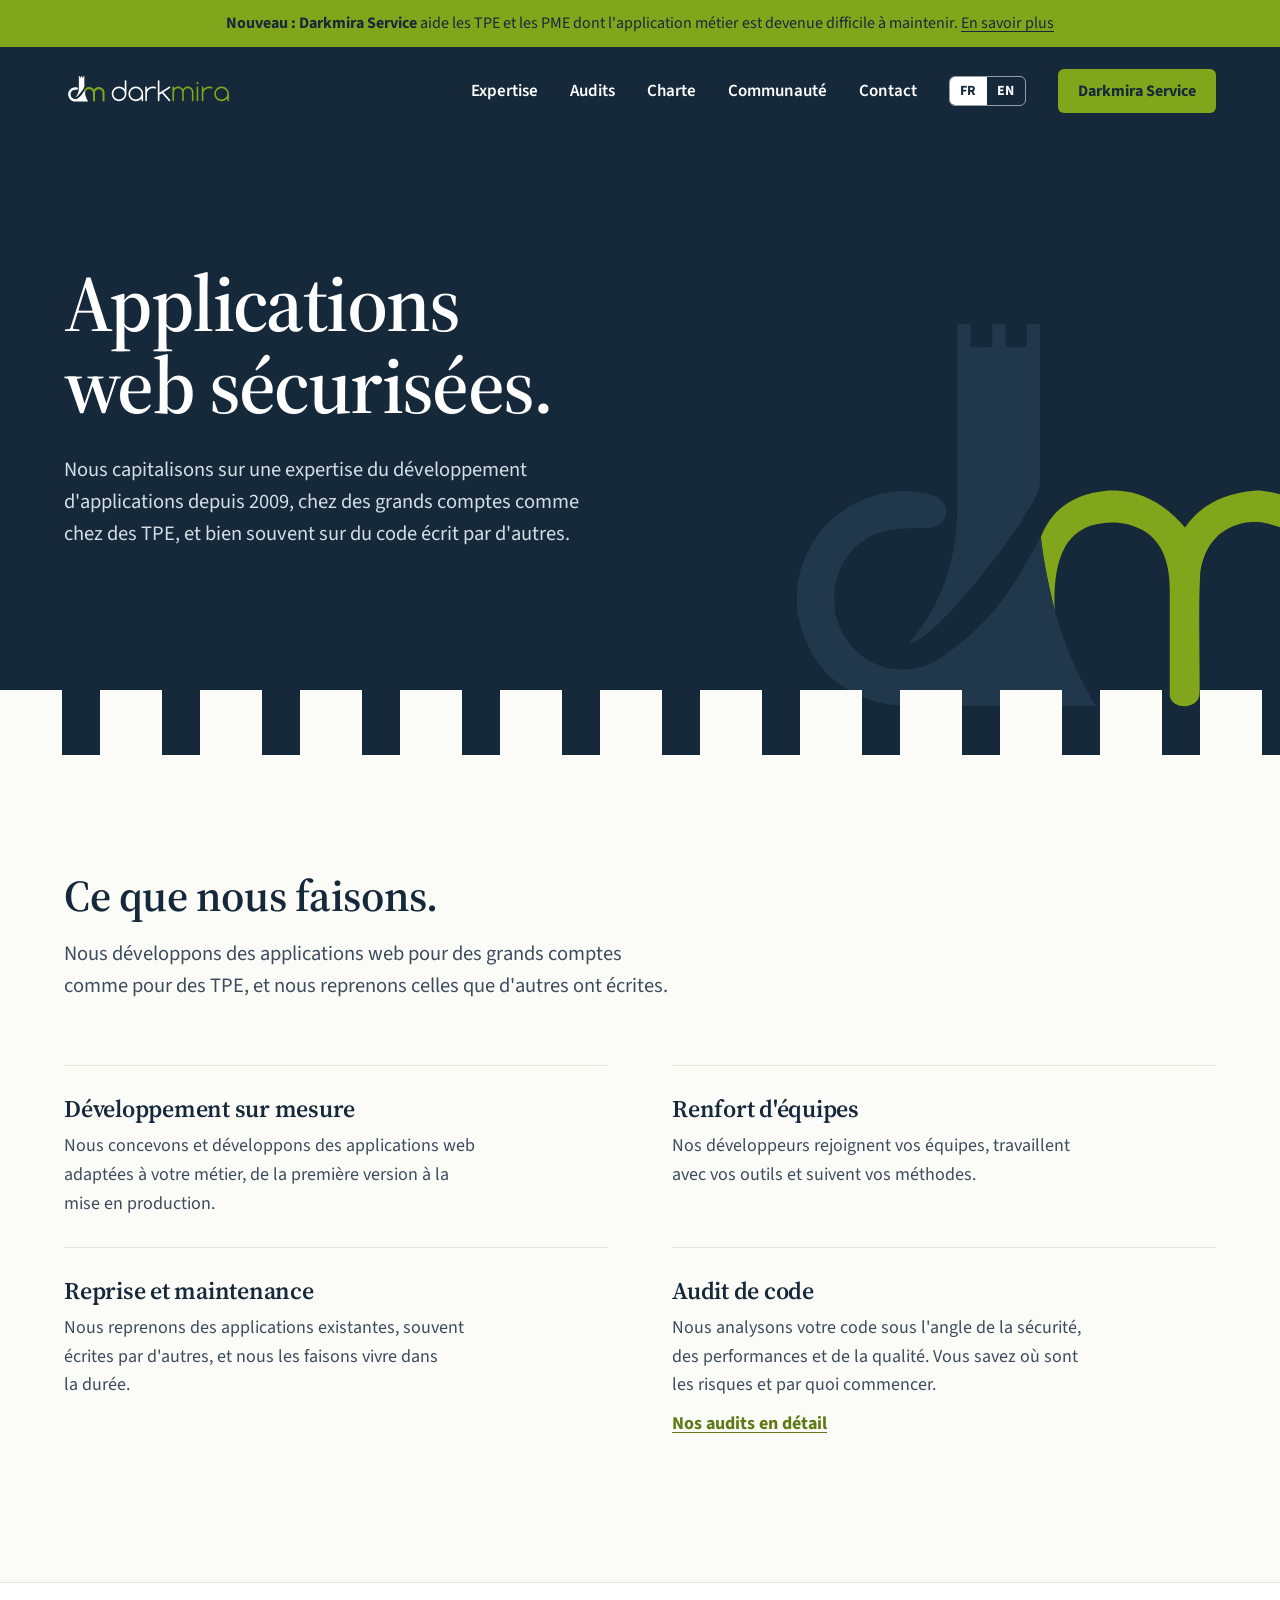
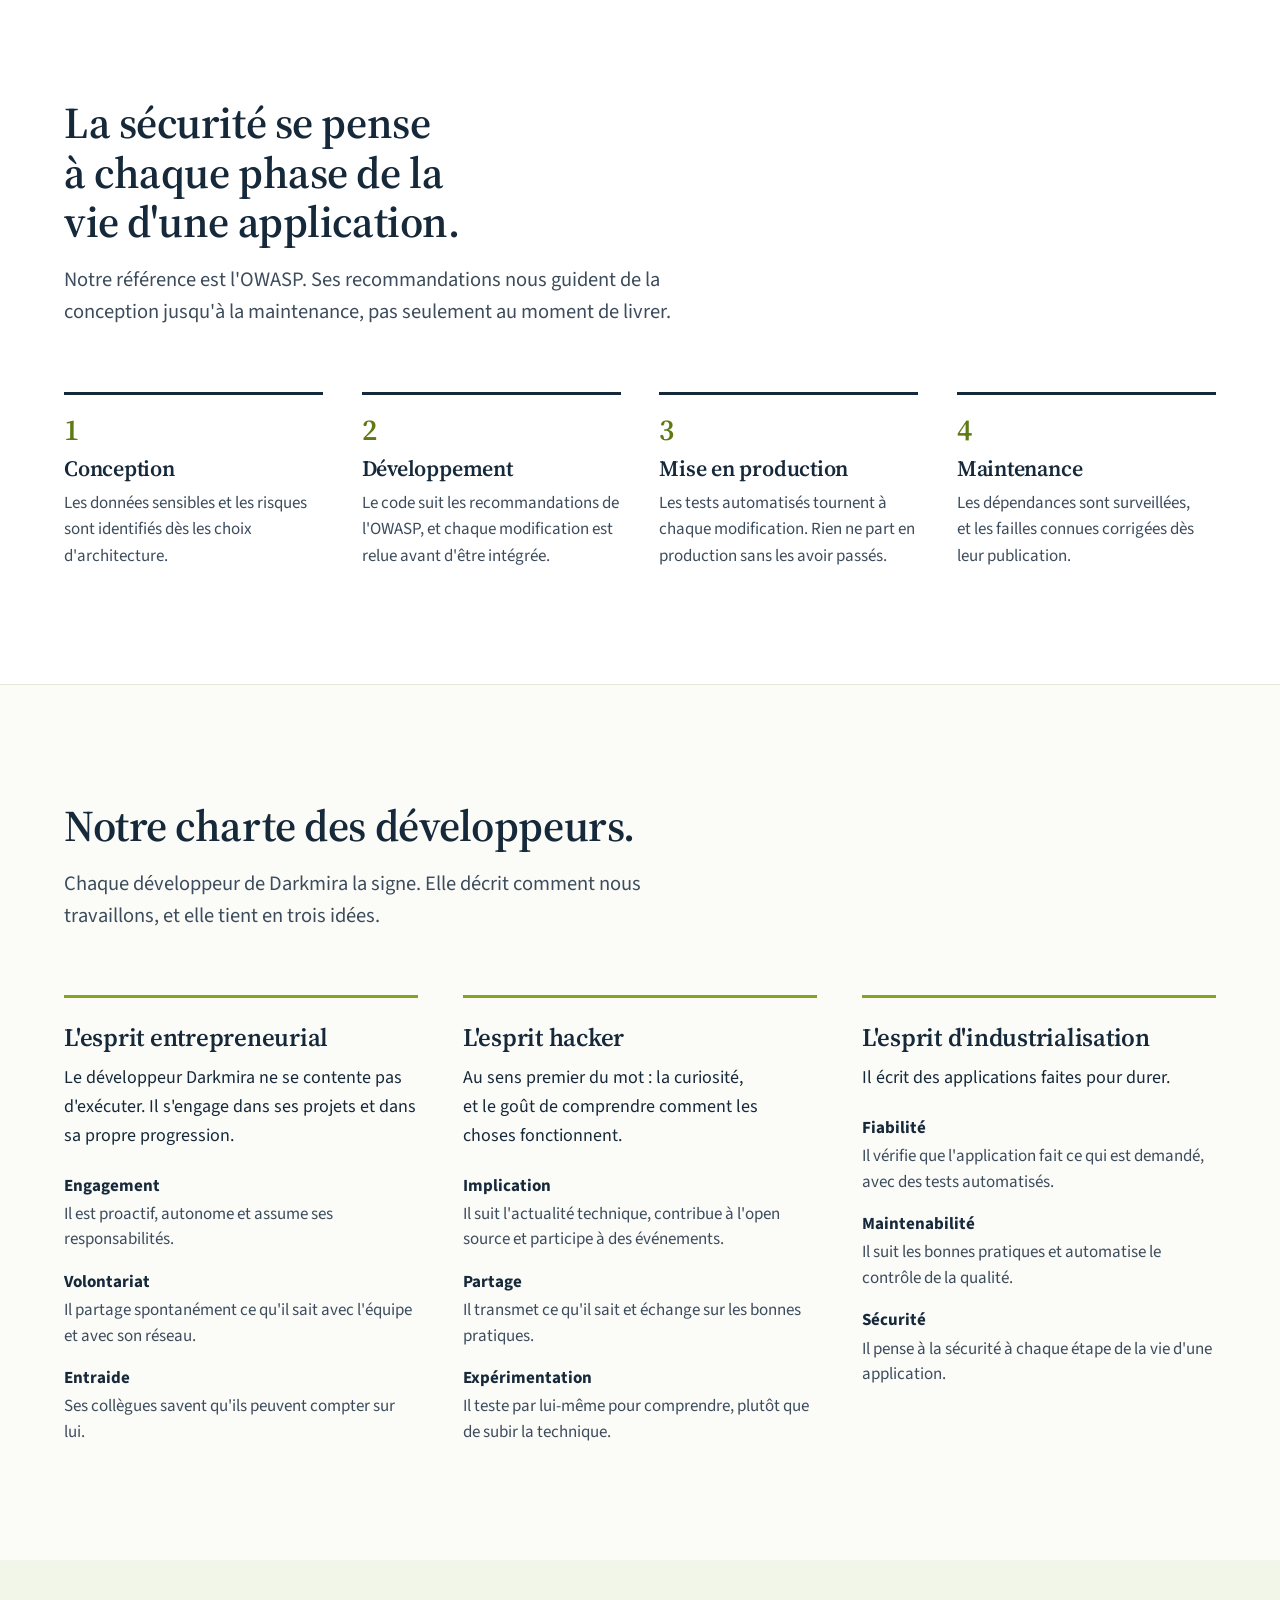
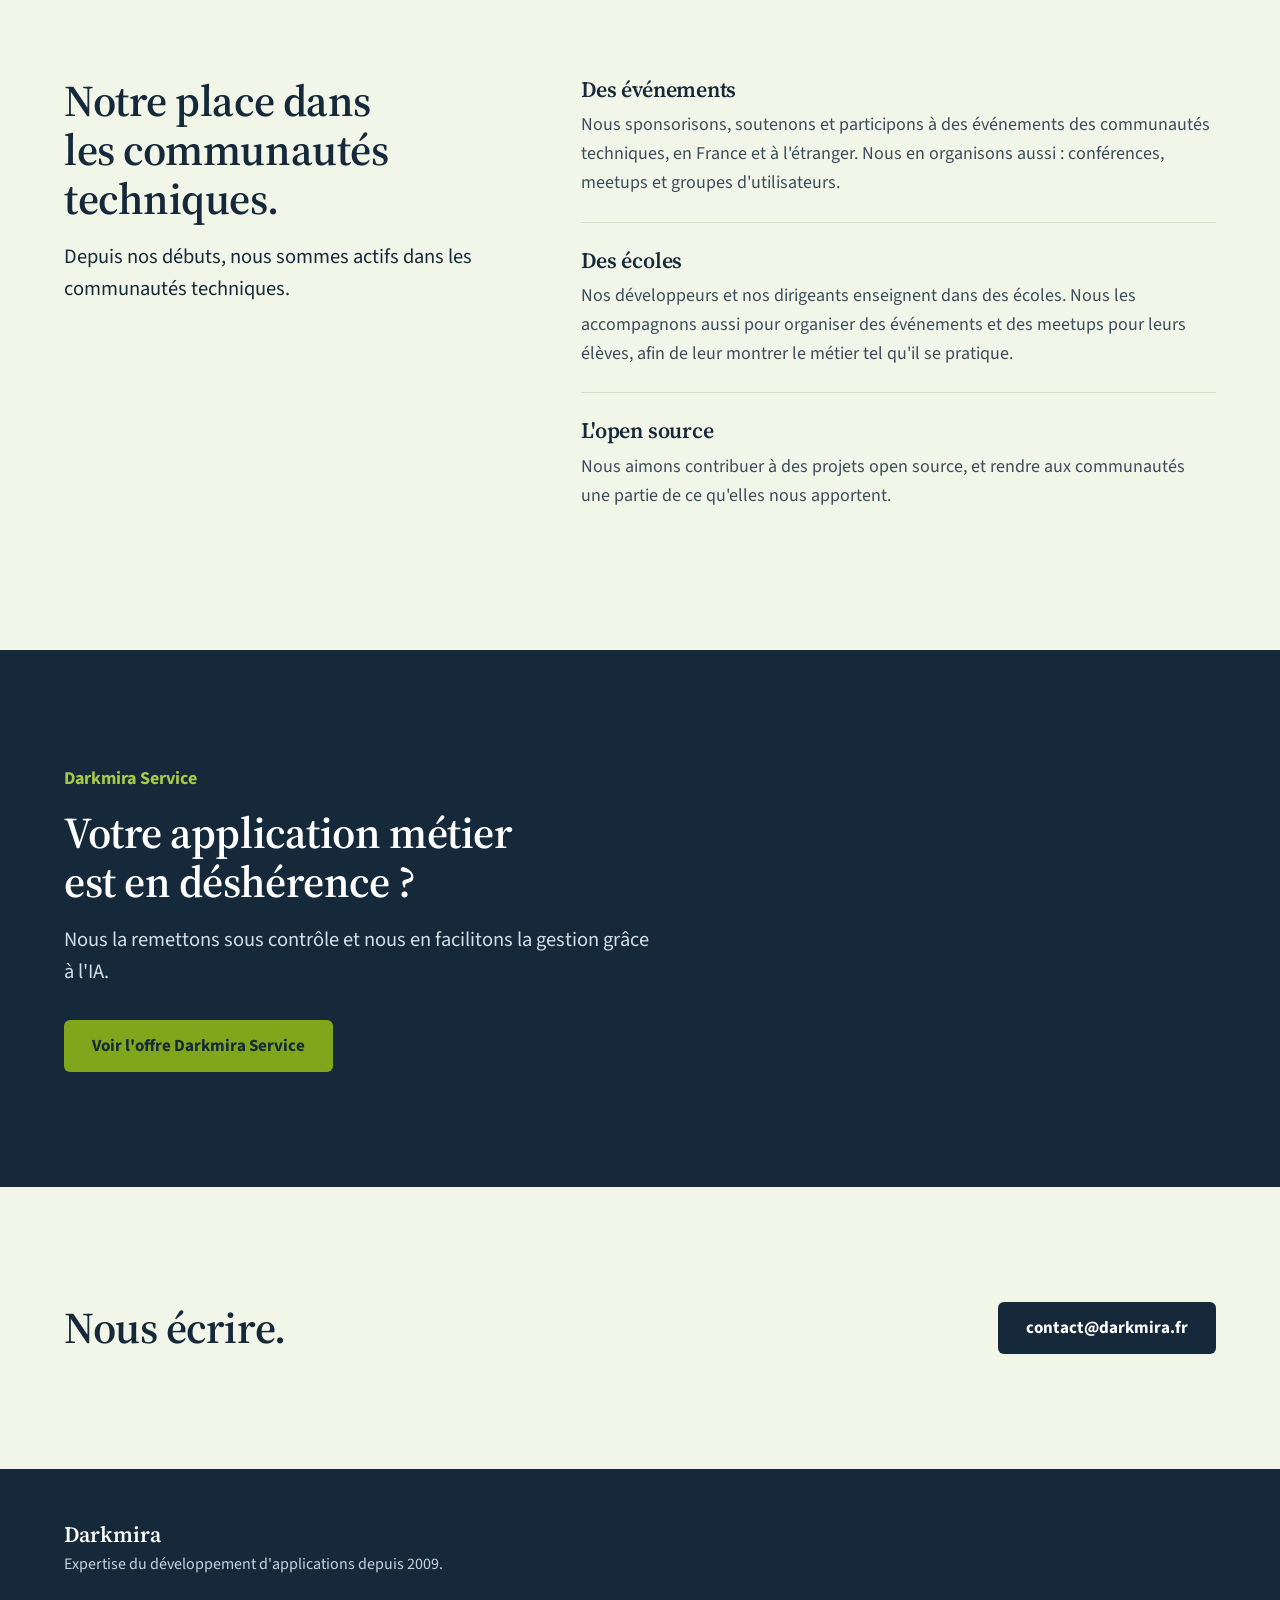
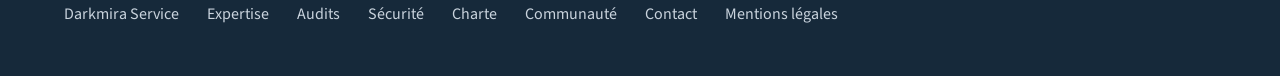
<file: charte-developpeur.html>
<!doctype html>
<html lang="fr">
<head>
<meta charset="utf-8">
<title>Darkmira</title>
<meta http-equiv="refresh" content="0; url=/#charte">
<link rel="canonical" href="https://darkmira.fr/#charte">
<script>location.replace("/#charte");</script>
</head>
<body>
<p>Cette page a été déplacée. <a href="/#charte">Aller sur le site de Darkmira</a>.</p>
</body>
</html>
</file>
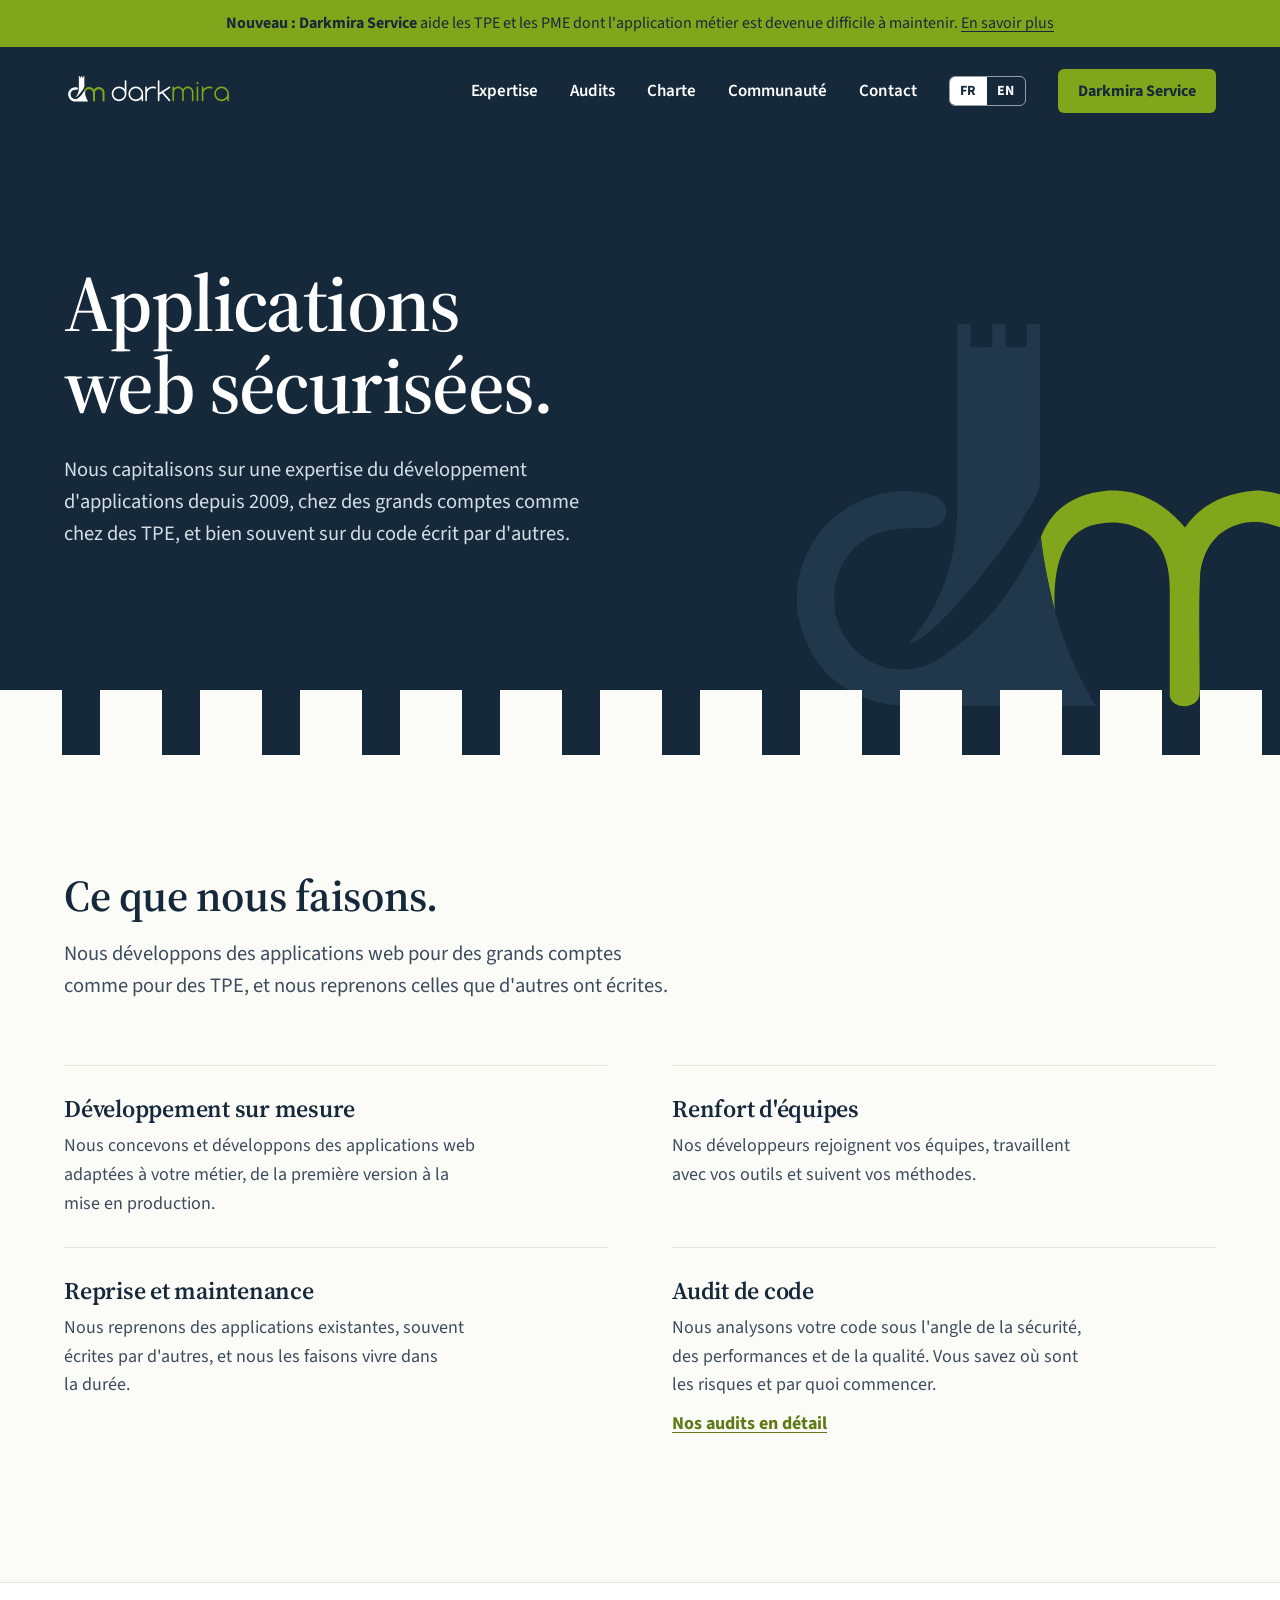
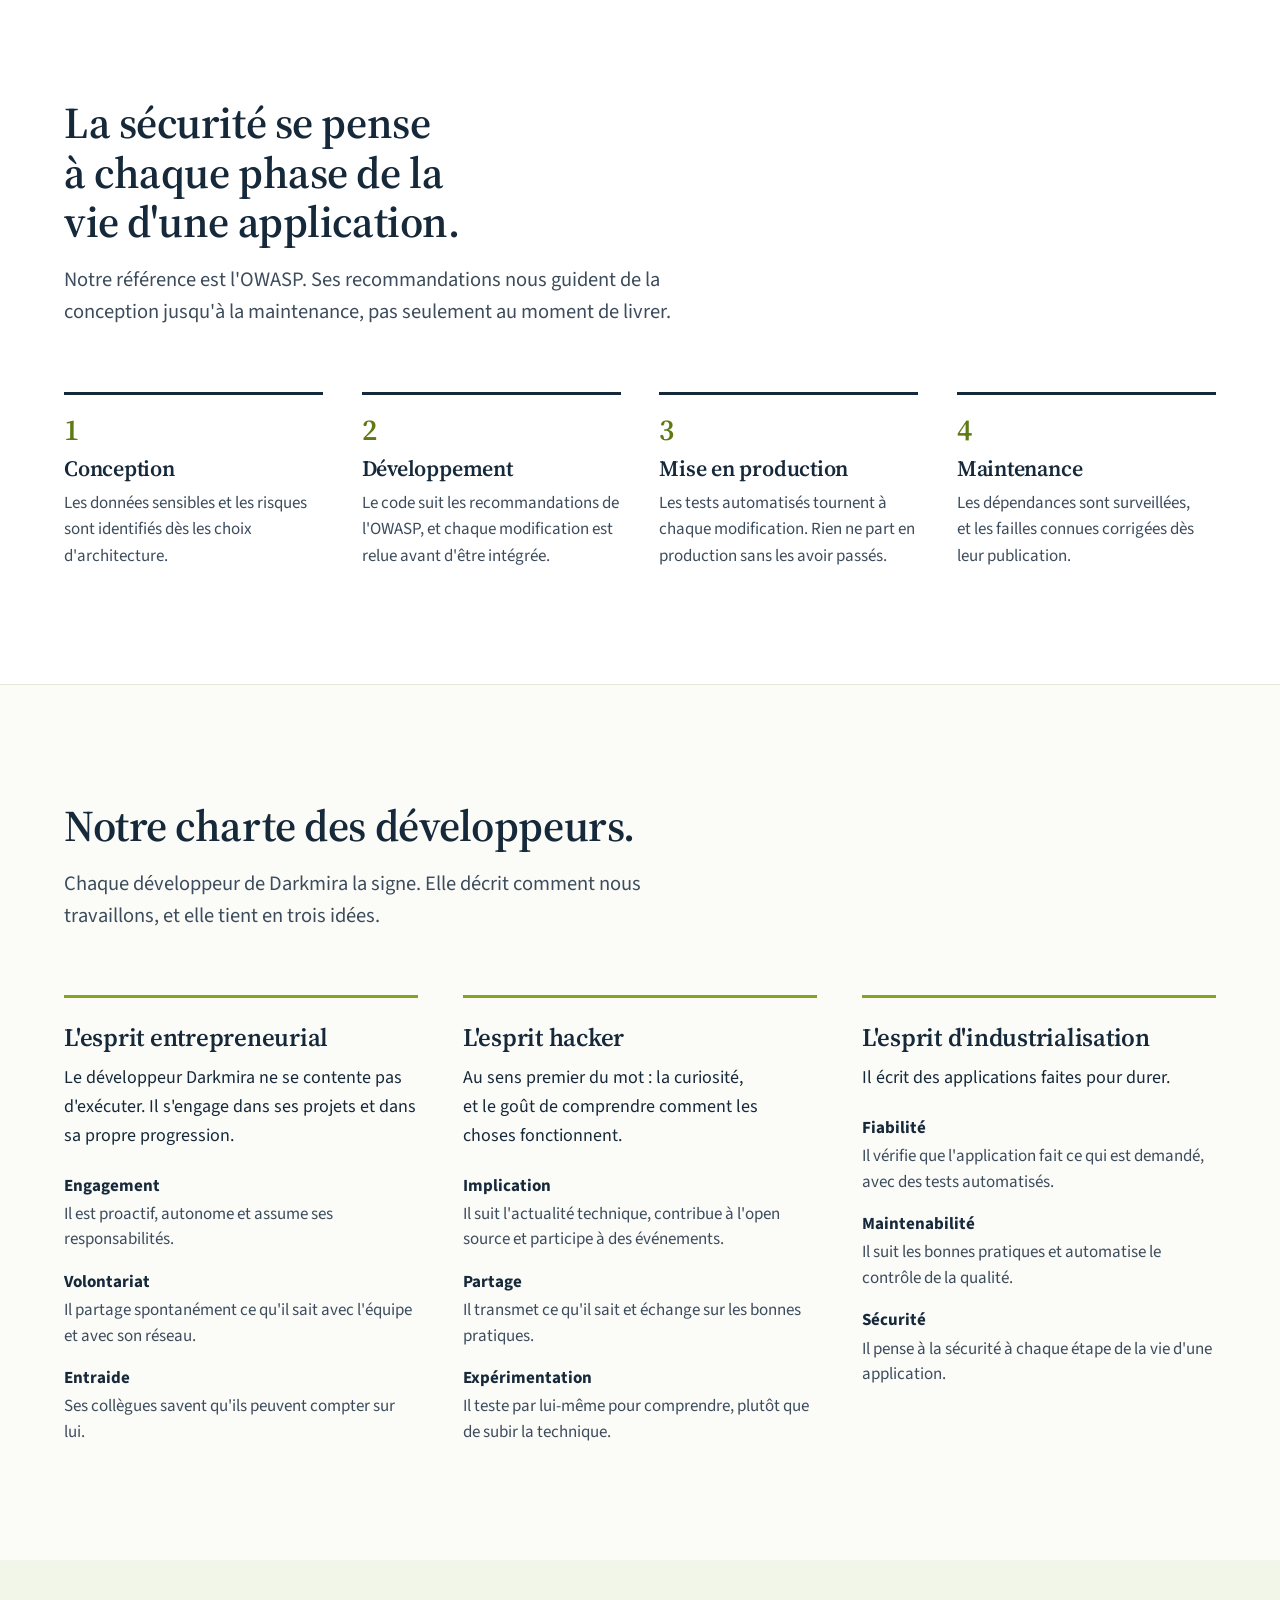
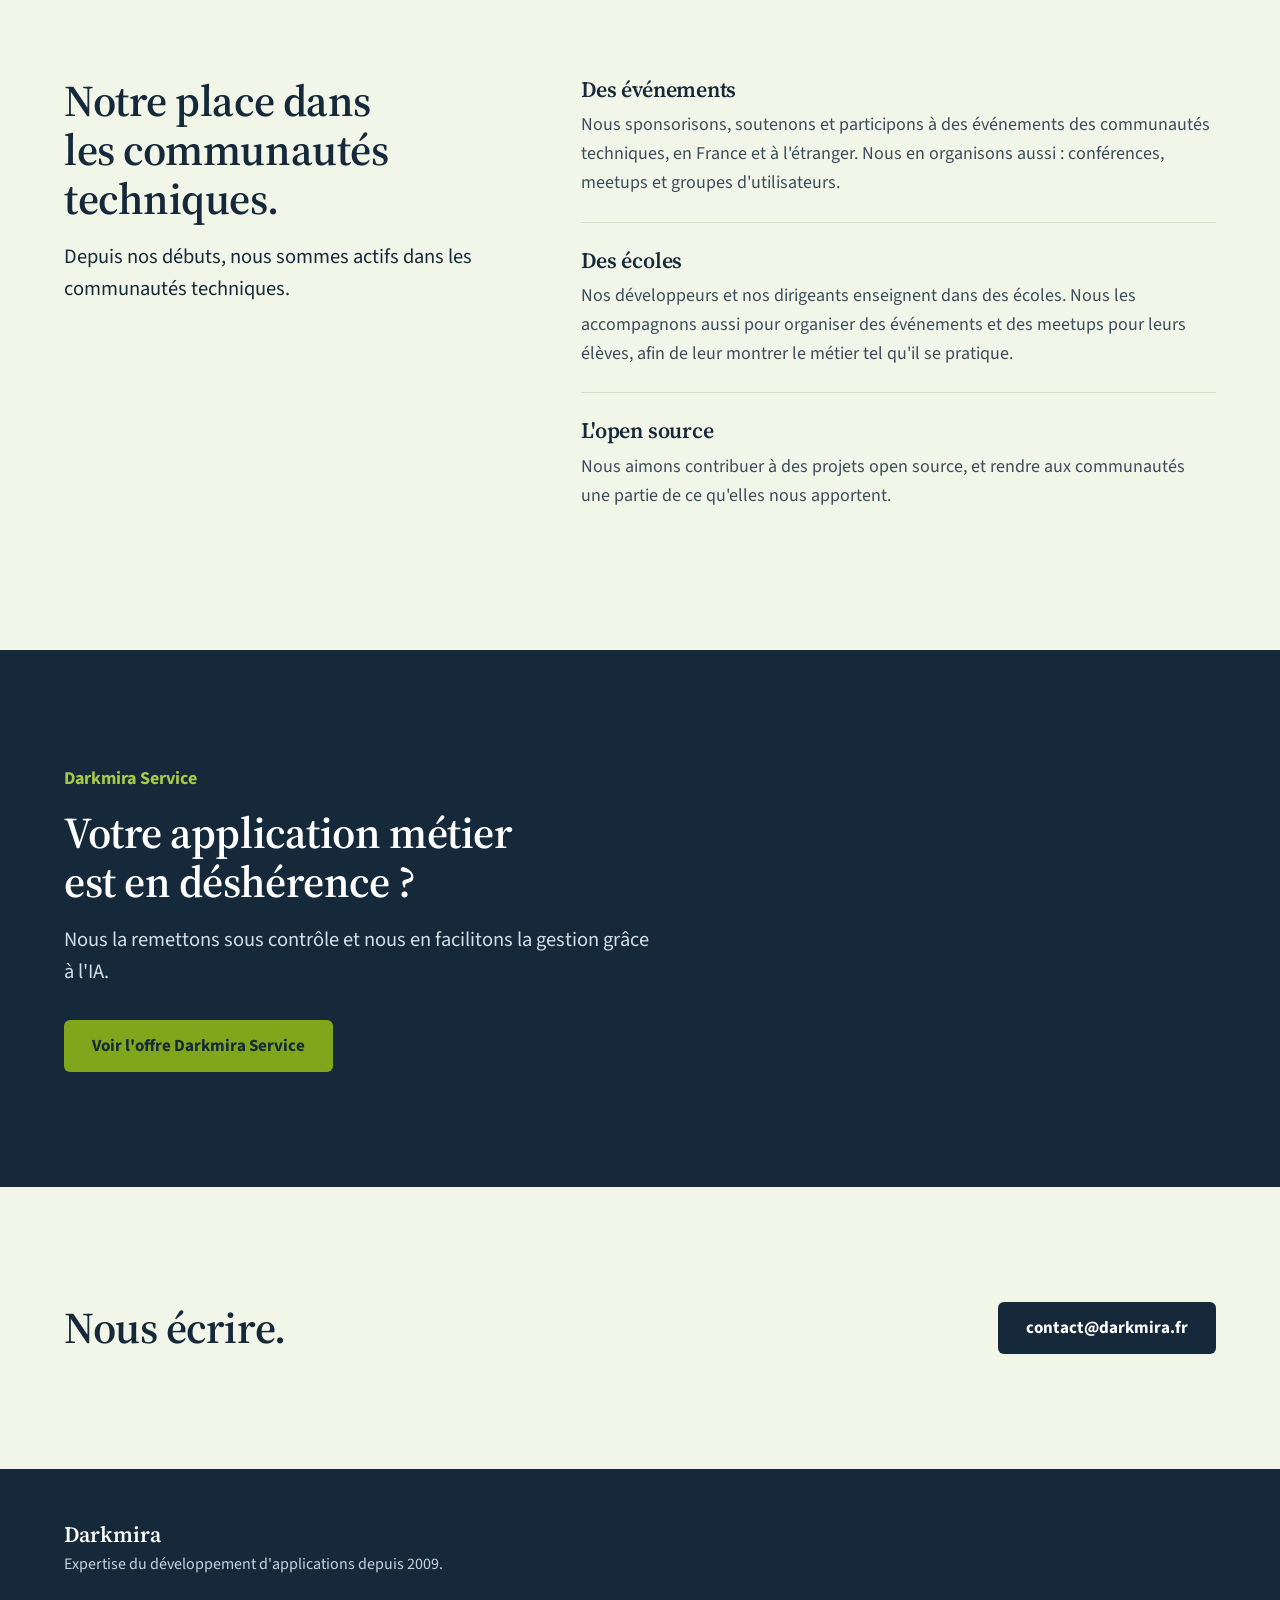
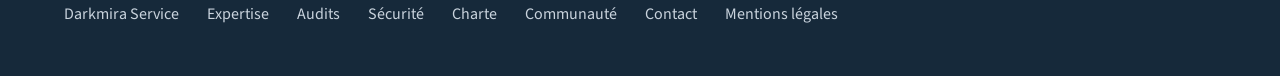
<file: communautes.html>
<!doctype html>
<html lang="fr">
<head>
<meta charset="utf-8">
<title>Darkmira</title>
<meta http-equiv="refresh" content="0; url=/#communaute">
<link rel="canonical" href="https://darkmira.fr/#communaute">
<script>location.replace("/#communaute");</script>
</head>
<body>
<p>Cette page a été déplacée. <a href="/#communaute">Aller sur le site de Darkmira</a>.</p>
</body>
</html>
</file>
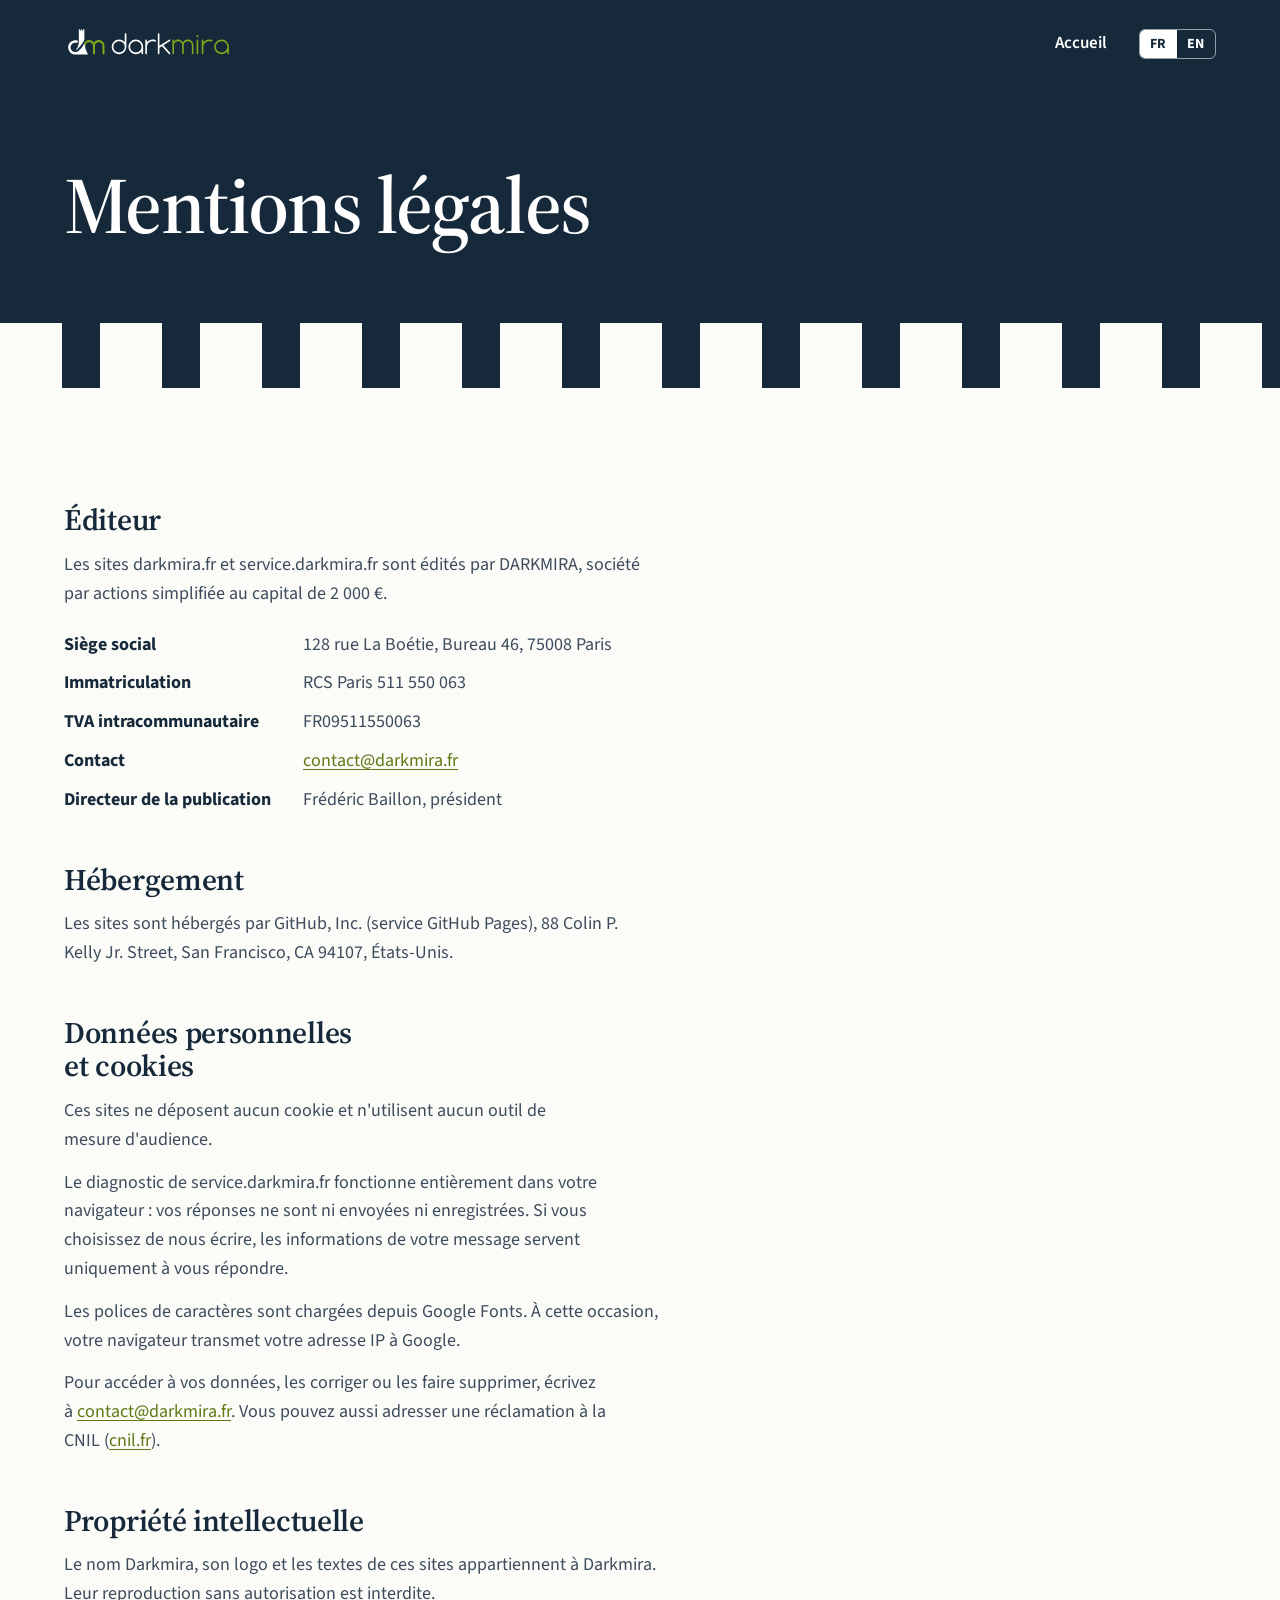
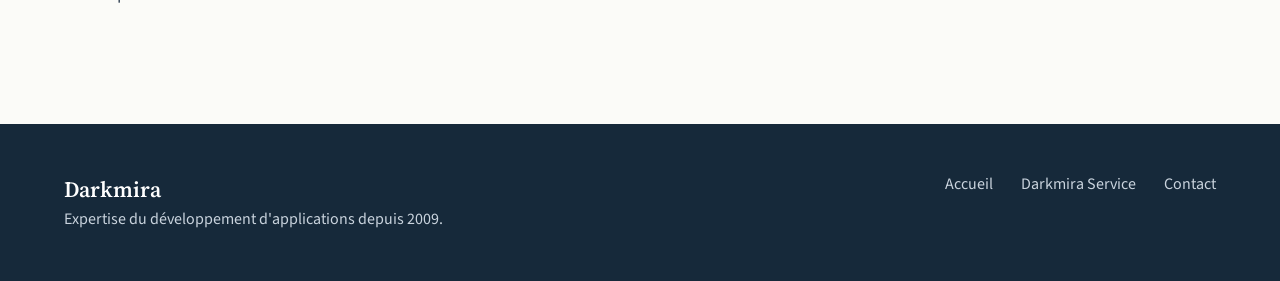
<file: mentions-legales.html>
<!doctype html>
<html lang="fr">
<head>
<meta charset="utf-8">
<title>Mentions légales, Darkmira</title>
<meta name="description" content="Mentions légales et données personnelles des sites darkmira.fr et service.darkmira.fr.">
<meta name="viewport" content="width=device-width, initial-scale=1">
<link rel="alternate" hreflang="fr" href="https://darkmira.fr/mentions-legales.html">
<link rel="alternate" hreflang="en" href="https://darkmira.fr/en/legal-notice.html">
<link rel="alternate" hreflang="x-default" href="https://darkmira.fr/mentions-legales.html">
<meta name="theme-color" content="#16293A">
<link rel="icon" type="image/png" sizes="32x32" href="/assets/favicon/favicon-32x32.png">
<link rel="icon" type="image/png" sizes="16x16" href="/assets/favicon/favicon-16x16.png">
<link rel="apple-touch-icon" href="/assets/favicon/apple-touch-icon.png">
<link rel="preconnect" href="https://fonts.googleapis.com">
<link rel="preconnect" href="https://fonts.gstatic.com" crossorigin>
<link rel="stylesheet" href="https://fonts.googleapis.com/css2?family=Source+Sans+3:wght@400;600;700&amp;family=Source+Serif+4:opsz,wght@8..60,500;8..60,600&amp;display=swap">
<link rel="stylesheet" href="/assets/css/site.css?v=20261005">
</head>
<body>
<a class="evitement" href="#contenu">Aller au contenu</a>

<div class="rempart rempart--court">
  <header class="cadre entete">
    <a class="entete__logo" href="/" aria-label="Darkmira, accueil"><svg viewBox="0 0 735.1 173.5" aria-hidden="true" focusable="false"><path fill="currentColor" d="M67.9,28.1c1.5,0.4,4.7,0.4,6.2,0v-6.5H78v6.5c1.5,0.4,4.7,0.4,6.2,0v-6.5h3.8v22.6c0,7.4,0,16.8,0,22.3c0,4-2.8,7.7-4.8,11c-5.9,9.7-18.4,24.4-20.4,26.4c-2,2-4.3,4.3-4.3,4.3s-4.8,4.8-8.6,5.8c8-8.9,14.1-22,14.2-39.1c0.1-16.8-0.1-35.8,0-53.3h3.8V28.1z"></path><path fill="#81A61B" d="M88.1,83.1c3-7.8,9.2-12.5,19-13.4c1.1-0.1,3.6,0,3.6,0c7.1,0.4,13.6,4.3,19,10.6c4.1-6,10.5-9.7,19.7-10.6c1.3-0.1,2.4,0,2.4,0c14.5,1.6,23.4,12.3,23.3,23.8c0,1.7,0,35.5,0,35.5c-1,3.8-8.5,3.8-8.6-0.7c-0.2-11.5,0.3-23.7-0.2-34.8c-0.7-8.9-5.8-13.1-14.2-14.6c-1.4-0.2-3.7-0.2-4.8,0c-7.6,1.4-12,6.4-13.2,14.4c-0.6,11-0.1,23.1-0.2,34.6c0.2,5-7.8,5.2-8.6,1V98c0-11.1-4.4-17.8-14.2-19.2c-2.3-0.2-2.6-0.2-4.6,0c-11.9,1.4-14.7,11.8-14.2,25.7C90.5,97.6,88.9,90.7,88.1,83.1"></path><path fill="currentColor" d="M88.1,83c0.9,7.6,2.4,14.6,4.1,21.4c2.8,10.3,6.8,19.3,11.8,27.4h-12H49.4c-9.6-0.2-16.4-3.7-21.4-7.9c-5-4.2-10.4-13.8-10.3-23c-0.2-13.3,9-22.1,10.8-23.5c3.9-3.2,10-6.8,18.7-7.4c0,0,1.5-0.1,2.9,0c4.5,0.5,10.5,0.9,10.6,5.8c0,2.8-2.3,4.8-6.2,4.8c-3,0-1.9,0-7,0.2c-12.7,0.6-20.1,10.8-19,22.6c1,10.3,11.3,20.9,25.2,17.3c6.1-1.6,16.7-11.7,17.8-13C78.4,100.7,83.2,91.9,88.1,83"></path><path fill="currentColor" d="M262.7,43.4c0-1,0.3-1.8,1-2.5c0.7-0.7,1.5-1,2.5-1s1.8,0.3,2.5,1s1,1.5,1,2.5v55.3c0,8.7-3.1,16.2-9.3,22.4c-6.2,6.2-13.7,9.3-22.4,9.3s-16.2-3.1-22.4-9.3c-6.2-6.2-9.3-13.7-9.3-22.4c0-8.7,3.1-16.2,9.3-22.4c6.2-6.2,13.6-9.3,22.4-9.3s16.2,3.1,22.4,9.3l2.2,2.2V43.4z M262.7,98.8c0-6.8-2.4-12.6-7.2-17.4c-4.8-4.8-10.6-7.2-17.4-7.2s-12.6,2.4-17.4,7.2c-4.8,4.8-7.2,10.6-7.2,17.4s2.4,12.6,7.2,17.4c4.8,4.8,10.6,7.2,17.4,7.2s12.6-2.4,17.4-7.2C260.3,111.4,262.7,105.6,262.7,98.8z"></path><path fill="currentColor" d="M335.1,119c-7.6,7.7-15.8,11.5-24.6,11.5c-8.7,0-16.2-3.1-22.4-9.3c-6.2-6.2-9.3-13.7-9.3-22.4c0-8.7,3.1-16.2,9.3-22.4c6.2-6.2,13.6-9.3,22.4-9.3s16.2,3.1,22.4,9.3c6.2,6.2,9.3,13.7,9.3,22.4v28.2c0,1-0.3,1.8-1,2.5s-1.5,1-2.5,1s-1.8-0.3-2.5-1c-0.7-0.7-1-1.5-1-2.5V119z M310.5,74.1c-6.8,0-12.6,2.4-17.4,7.2c-4.8,4.8-7.2,10.6-7.2,17.4s2.4,12.6,7.2,17.4c4.8,4.8,10.6,7.2,17.4,7.2s12.6-2.4,17.4-7.2c4.8-4.8,7.2-10.6,7.2-17.4c0-6.8-2.4-12.6-7.2-17.4C323.1,76.5,317.2,74.1,310.5,74.1z"></path><path fill="currentColor" d="M351.4,70.6c0-1,0.3-1.8,1-2.5s1.5-1,2.5-1s1.8,0.3,2.5,1s1,1.5,1,2.5v8c7.7-7.7,15.9-11.5,24.7-11.5c4.7,0,8.7,0.7,12.1,2.2c0.6,0.2,1.2,0.6,1.6,1.1c0.6,0.6,1,1.5,1,2.5c0,1-0.3,1.8-1,2.5s-1.5,1-2.5,1c-0.6,0-1.1-0.1-1.6-0.3c-2.6-1.3-5.8-1.9-9.6-1.9c-6.8,0-12.6,2.4-17.4,7.2c-4.8,4.8-7.2,10.6-7.2,17.4v28.2c0,1-0.3,1.8-1,2.5s-1.5,1-2.5,1s-1.8-0.3-2.5-1s-1-1.5-1-2.5V70.6z"></path><path fill="currentColor" d="M412.6,94.6l41.5-27c0.5-0.3,1.2-0.5,1.9-0.5c1,0,1.8,0.3,2.5,1s1,1.5,1,2.5c0,1.2-0.4,2.1-1.1,2.7L429.7,92l28.8,32.5c0.6,0.7,1,1.5,1,2.5c0,1-0.3,1.8-1,2.5s-1.5,1-2.5,1c-1,0-1.8-0.4-2.5-1.1l-29.8-33.5l-11,7.2v23.9c0,1-0.3,1.8-1,2.5c-0.7,0.7-1.5,1-2.5,1s-1.8-0.3-2.5-1c-0.7-0.7-1-1.5-1-2.5V43.3c0-1,0.3-1.8,1-2.5c0.7-0.7,1.5-1,2.5-1s1.8,0.3,2.5,1c0.7,0.7,1,1.5,1,2.5V94.6z"></path><path fill="#81A61B" d="M475.6,126.9c0,1-0.3,1.8-1,2.5s-1.5,1-2.5,1c-1,0-1.8-0.3-2.5-1c-0.7-0.7-1-1.5-1-2.5V70.6c0-1,0.3-1.8,1-2.5c0.7-0.7,1.5-1,2.5-1c1,0,1.8,0.3,2.5,1s1,1.5,1,2.5v3.8c5.7-4.9,11.6-7.3,17.6-7.3c6.8,0,12.6,2.4,17.4,7.2c1.2,1.2,2.4,2.7,3.7,4.4c1.3-1.7,2.5-3.2,3.7-4.4c4.8-4.8,10.6-7.2,17.4-7.2s12.6,2.4,17.4,7.2c4.8,4.8,7.2,10.6,7.2,17.4v35.2c0,1-0.3,1.8-1,2.5s-1.5,1-2.5,1s-1.8-0.3-2.5-1s-1-1.5-1-2.5V91.7c0-4.9-1.7-9-5.2-12.4c-3.5-3.5-7.6-5.2-12.4-5.2c-4.8,0-9,1.7-12.4,5.2c-3.4,3.4-5.1,7.6-5.1,12.4v35.2c0,1-0.3,1.8-1,2.5s-1.5,1-2.5,1s-1.8-0.3-2.5-1s-1-1.5-1-2.5V91.7c0-4.9-1.7-9-5.1-12.4c-3.5-3.5-7.6-5.2-12.4-5.2c-4.8,0-9,1.7-12.4,5.2c-3.4,3.4-5.1,7.6-5.1,12.4V126.9z"></path><path fill="#81A61B" d="M581.7,51.8c0,1.3-0.5,2.4-1.4,3.3c-0.9,0.9-2,1.4-3.3,1.4c-1.3,0-2.4-0.5-3.3-1.4c-0.9-0.9-1.4-2-1.4-3.3c0-1.3,0.5-2.4,1.4-3.3c0.9-0.9,2-1.4,3.3-1.4c1.3,0,2.4,0.5,3.3,1.4C581.2,49.4,581.7,50.5,581.7,51.8z M573.5,70.6c0-1,0.3-1.8,1-2.5c0.7-0.7,1.5-1,2.5-1c1,0,1.8,0.3,2.5,1c0.7,0.7,1,1.5,1,2.5v56.3c0,1-0.3,1.8-1,2.5c-0.7,0.7-1.5,1-2.5,1c-1,0-1.8-0.3-2.5-1c-0.7-0.7-1-1.5-1-2.5V70.6z"></path><path fill="#81A61B" d="M595.7,70.6c0-1,0.3-1.8,1-2.5s1.5-1,2.5-1s1.8,0.3,2.5,1s1,1.5,1,2.5v8c7.7-7.7,15.9-11.5,24.7-11.5c4.7,0,8.7,0.7,12.1,2.2c0.6,0.2,1.2,0.6,1.6,1.1c0.6,0.6,1,1.5,1,2.5c0,1-0.3,1.8-1,2.5s-1.5,1-2.5,1c-0.6,0-1.1-0.1-1.6-0.3c-2.6-1.3-5.8-1.9-9.6-1.9c-6.8,0-12.6,2.4-17.4,7.2c-4.8,4.8-7.2,10.6-7.2,17.4v28.2c0,1-0.3,1.8-1,2.5s-1.5,1-2.5,1s-1.8-0.3-2.5-1s-1-1.5-1-2.5V70.6z"></path><path fill="#81A61B" d="M706.1,119c-7.6,7.7-15.8,11.5-24.6,11.5c-8.7,0-16.2-3.1-22.4-9.3c-6.2-6.2-9.3-13.7-9.3-22.4c0-8.7,3.1-16.2,9.3-22.4c6.2-6.2,13.6-9.3,22.4-9.3s16.2,3.1,22.4,9.3c6.2,6.2,9.3,13.7,9.3,22.4v28.2c0,1-0.3,1.8-1,2.5s-1.5,1-2.5,1s-1.8-0.3-2.5-1c-0.7-0.7-1-1.5-1-2.5V119z M681.5,74.1c-6.8,0-12.6,2.4-17.4,7.2c-4.8,4.8-7.2,10.6-7.2,17.4s2.4,12.6,7.2,17.4c4.8,4.8,10.6,7.2,17.4,7.2s12.6-2.4,17.4-7.2c4.8-4.8,7.2-10.6,7.2-17.4c0-6.8-2.4-12.6-7.2-17.4C694.1,76.5,688.3,74.1,681.5,74.1z"></path></svg></a>
    <nav aria-label="Navigation principale">
      <a href="/">Accueil</a>
      <span class="langues" role="group" aria-label="Langue"><span class="langues__actuelle" aria-current="true">FR</span><a href="/en/legal-notice.html" hreflang="en" lang="en" aria-label="English version">EN</a></span>
    </nav>
  </header>
  <div class="cadre hero hero--court">
    <h1>Mentions légales</h1>
  </div>
</div>

<main id="contenu" class="section">
  <div class="cadre legal">
    <section aria-labelledby="editeur">
      <h2 id="editeur">Éditeur</h2>
      <p>Les sites darkmira.fr et service.darkmira.fr sont édités par DARKMIRA, société par actions simplifiée au capital de 2 000 €.</p>
      <dl>
        <dt>Siège social</dt><dd>128 rue La Boétie, Bureau 46, 75008 Paris</dd>
        <dt>Immatriculation</dt><dd>RCS Paris 511 550 063</dd>
        <dt>TVA intracommunautaire</dt><dd>FR09511550063</dd>
        <dt>Contact</dt><dd><a href="mailto:contact@darkmira.fr">contact@darkmira.fr</a></dd>
        <dt>Directeur de la publication</dt><dd>Frédéric Baillon, président</dd>
      </dl>
    </section>

    <section aria-labelledby="hebergement">
      <h2 id="hebergement">Hébergement</h2>
      <p>Les sites sont hébergés par GitHub, Inc. (service GitHub Pages), 88 Colin P. Kelly Jr. Street, San Francisco, CA 94107, États-Unis.</p>
    </section>

    <section aria-labelledby="donnees">
      <h2 id="donnees">Données personnelles et cookies</h2>
      <p>Ces sites ne déposent aucun cookie et n'utilisent aucun outil de mesure d'audience.</p>
      <p>Le diagnostic de service.darkmira.fr fonctionne entièrement dans votre navigateur : vos réponses ne sont ni envoyées ni enregistrées. Si vous choisissez de nous écrire, les informations de votre message servent uniquement à vous répondre.</p>
      <p>Les polices de caractères sont chargées depuis Google Fonts. À cette occasion, votre navigateur transmet votre adresse IP à Google.</p>
      <p>Pour accéder à vos données, les corriger ou les faire supprimer, écrivez à <a href="mailto:contact@darkmira.fr">contact@darkmira.fr</a>. Vous pouvez aussi adresser une réclamation à la CNIL (<a href="https://www.cnil.fr/">cnil.fr</a>).</p>
    </section>

    <section aria-labelledby="propriete">
      <h2 id="propriete">Propriété intellectuelle</h2>
      <p>Le nom Darkmira, son logo et les textes de ces sites appartiennent à Darkmira. Leur reproduction sans autorisation est interdite.</p>
    </section>
  </div>
</main>

<footer class="pied">
  <div class="cadre">
    <div>
      <p class="pied__nom">Darkmira</p>
      <p>Expertise du développement d'applications depuis 2009.</p>
    </div>
    <nav aria-label="Pied de page">
      <a href="/">Accueil</a>
      <a href="https://service.darkmira.fr/">Darkmira Service</a>
      <a href="/#contact">Contact</a>
    </nav>
  </div>
</footer>
</body>
</html>
</file>
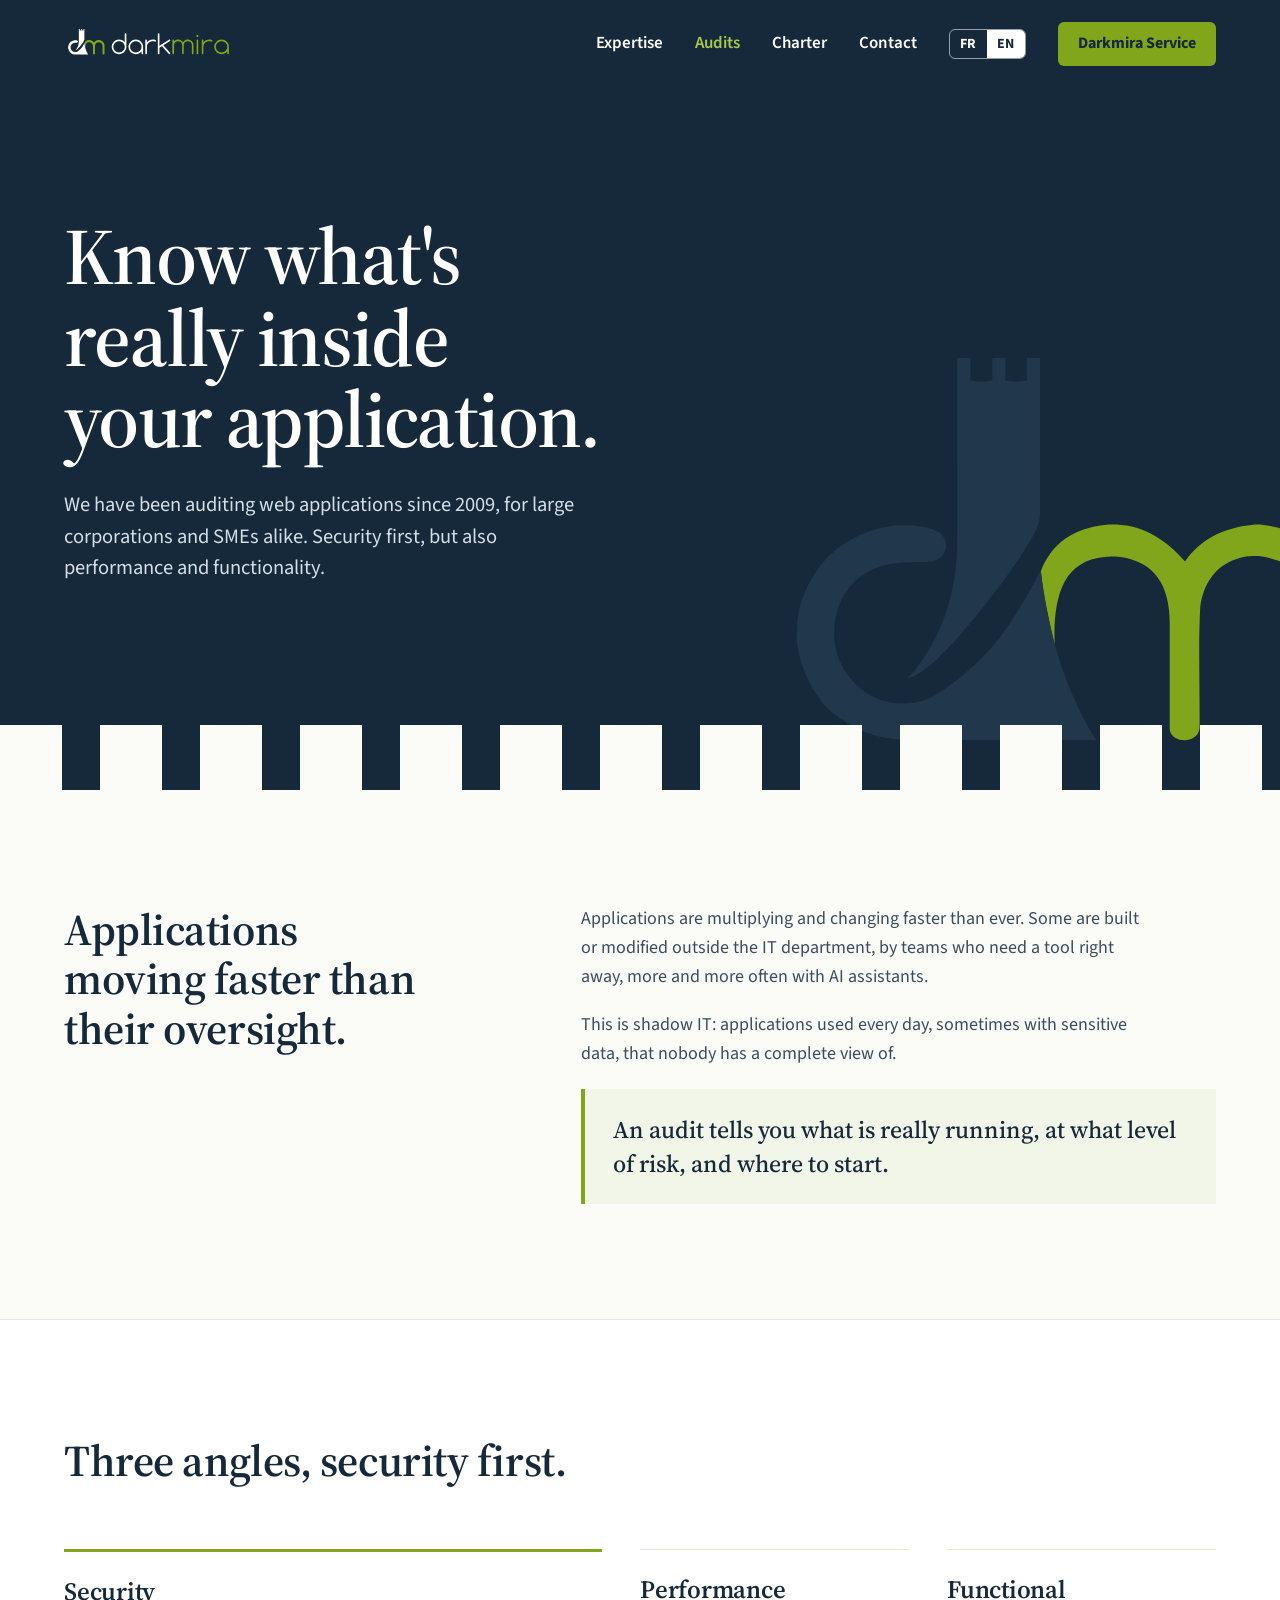
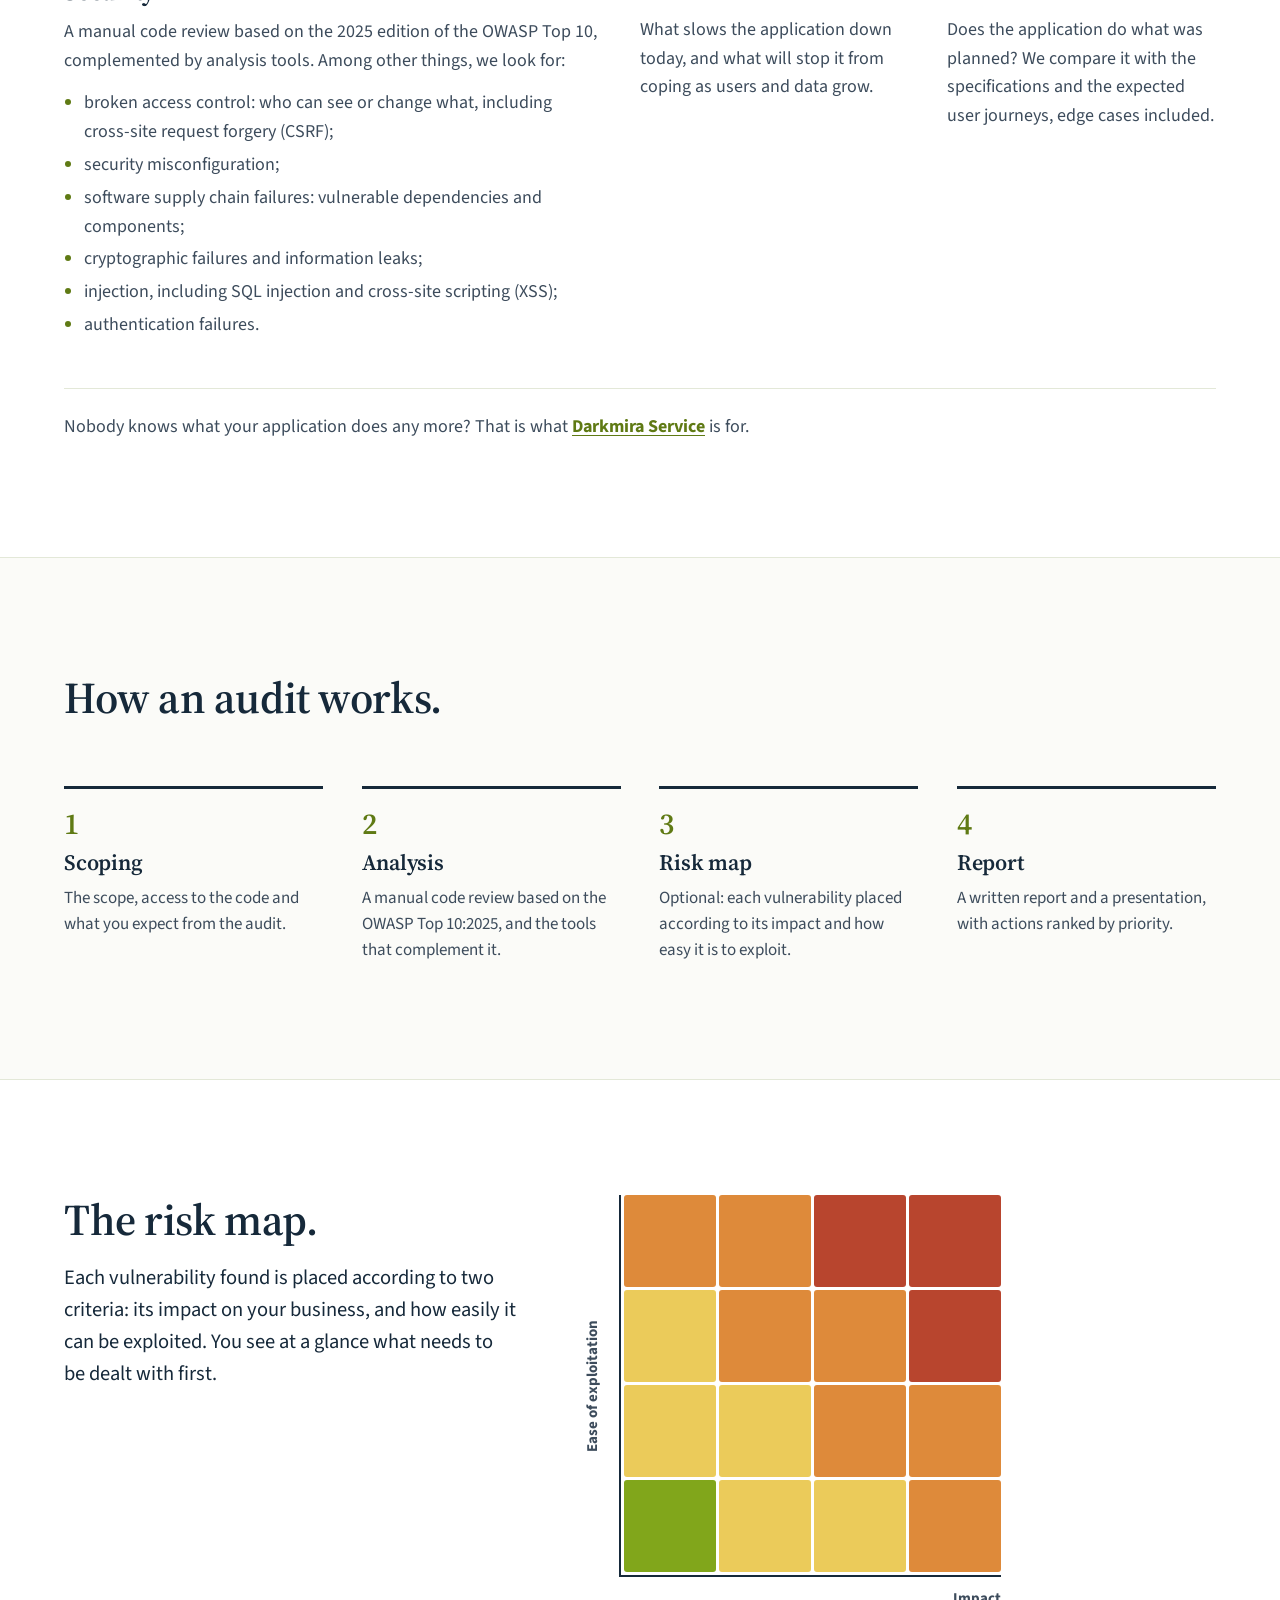
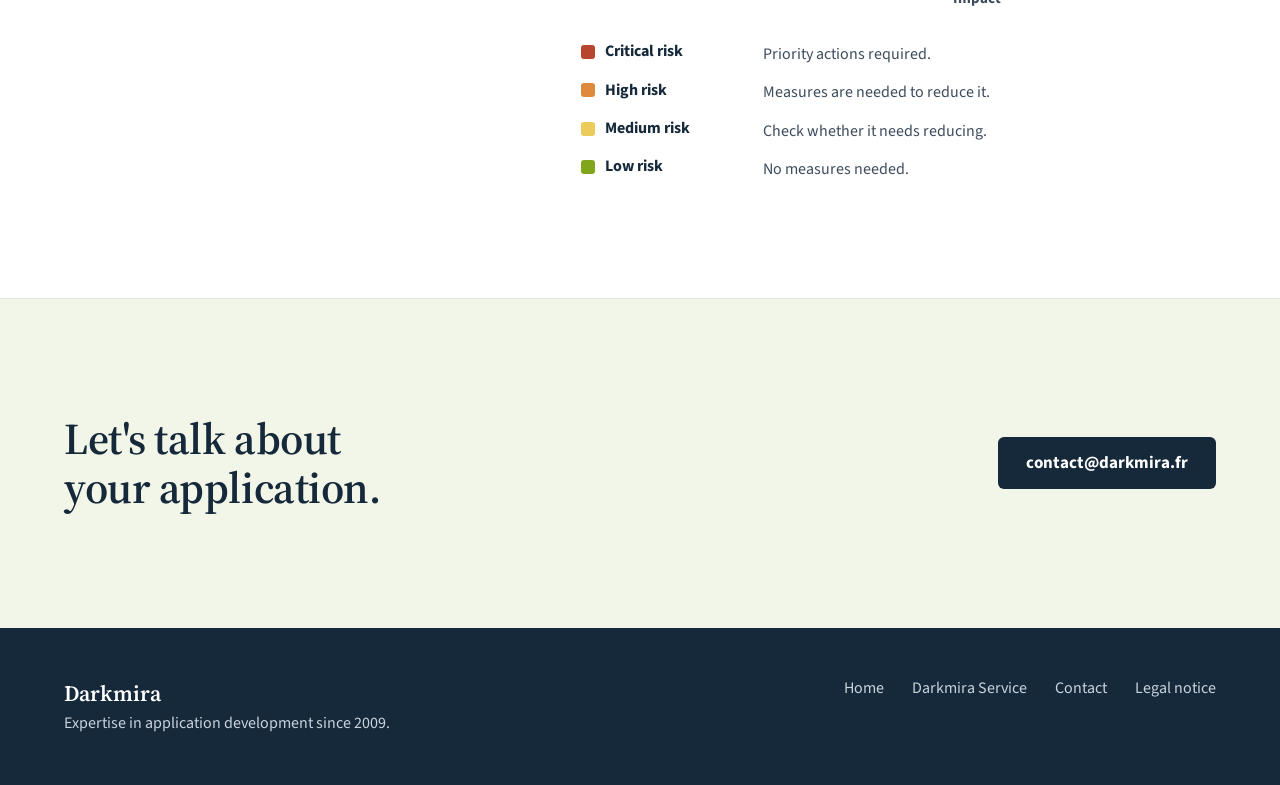
<file: en/audits.html>
<!doctype html>
<html lang="en">
<head>
<meta charset="utf-8">
<title>Code and security audits, Darkmira</title>
<meta name="description" content="Darkmira has been auditing web applications since 2009: security based on OWASP, performance and functional audits, for large corporations and SMEs alike.">
<meta name="viewport" content="width=device-width, initial-scale=1">
<link rel="alternate" hreflang="fr" href="https://darkmira.fr/audits.html">
<link rel="alternate" hreflang="en" href="https://darkmira.fr/en/audits.html">
<link rel="alternate" hreflang="x-default" href="https://darkmira.fr/audits.html">
<meta name="theme-color" content="#16293A">
<link rel="icon" type="image/png" sizes="32x32" href="/assets/favicon/favicon-32x32.png">
<link rel="icon" type="image/png" sizes="16x16" href="/assets/favicon/favicon-16x16.png">
<link rel="apple-touch-icon" href="/assets/favicon/apple-touch-icon.png">
<link rel="preconnect" href="https://fonts.googleapis.com">
<link rel="preconnect" href="https://fonts.gstatic.com" crossorigin>
<link rel="stylesheet" href="https://fonts.googleapis.com/css2?family=Source+Sans+3:wght@400;600;700&amp;family=Source+Serif+4:opsz,wght@8..60,500;8..60,600&amp;display=swap">
<link rel="stylesheet" href="/assets/css/site.css?v=20261005">
</head>
<body>
<a class="evitement" href="#contenu">Skip to content</a>

<div class="rempart">
  <header class="cadre entete">
    <a class="entete__logo" href="/en/" aria-label="Darkmira, home"><svg viewBox="0 0 735.1 173.5" aria-hidden="true" focusable="false"><path fill="currentColor" d="M67.9,28.1c1.5,0.4,4.7,0.4,6.2,0v-6.5H78v6.5c1.5,0.4,4.7,0.4,6.2,0v-6.5h3.8v22.6c0,7.4,0,16.8,0,22.3c0,4-2.8,7.7-4.8,11c-5.9,9.7-18.4,24.4-20.4,26.4c-2,2-4.3,4.3-4.3,4.3s-4.8,4.8-8.6,5.8c8-8.9,14.1-22,14.2-39.1c0.1-16.8-0.1-35.8,0-53.3h3.8V28.1z"></path><path fill="#81A61B" d="M88.1,83.1c3-7.8,9.2-12.5,19-13.4c1.1-0.1,3.6,0,3.6,0c7.1,0.4,13.6,4.3,19,10.6c4.1-6,10.5-9.7,19.7-10.6c1.3-0.1,2.4,0,2.4,0c14.5,1.6,23.4,12.3,23.3,23.8c0,1.7,0,35.5,0,35.5c-1,3.8-8.5,3.8-8.6-0.7c-0.2-11.5,0.3-23.7-0.2-34.8c-0.7-8.9-5.8-13.1-14.2-14.6c-1.4-0.2-3.7-0.2-4.8,0c-7.6,1.4-12,6.4-13.2,14.4c-0.6,11-0.1,23.1-0.2,34.6c0.2,5-7.8,5.2-8.6,1V98c0-11.1-4.4-17.8-14.2-19.2c-2.3-0.2-2.6-0.2-4.6,0c-11.9,1.4-14.7,11.8-14.2,25.7C90.5,97.6,88.9,90.7,88.1,83.1"></path><path fill="currentColor" d="M88.1,83c0.9,7.6,2.4,14.6,4.1,21.4c2.8,10.3,6.8,19.3,11.8,27.4h-12H49.4c-9.6-0.2-16.4-3.7-21.4-7.9c-5-4.2-10.4-13.8-10.3-23c-0.2-13.3,9-22.1,10.8-23.5c3.9-3.2,10-6.8,18.7-7.4c0,0,1.5-0.1,2.9,0c4.5,0.5,10.5,0.9,10.6,5.8c0,2.8-2.3,4.8-6.2,4.8c-3,0-1.9,0-7,0.2c-12.7,0.6-20.1,10.8-19,22.6c1,10.3,11.3,20.9,25.2,17.3c6.1-1.6,16.7-11.7,17.8-13C78.4,100.7,83.2,91.9,88.1,83"></path><path fill="currentColor" d="M262.7,43.4c0-1,0.3-1.8,1-2.5c0.7-0.7,1.5-1,2.5-1s1.8,0.3,2.5,1s1,1.5,1,2.5v55.3c0,8.7-3.1,16.2-9.3,22.4c-6.2,6.2-13.7,9.3-22.4,9.3s-16.2-3.1-22.4-9.3c-6.2-6.2-9.3-13.7-9.3-22.4c0-8.7,3.1-16.2,9.3-22.4c6.2-6.2,13.6-9.3,22.4-9.3s16.2,3.1,22.4,9.3l2.2,2.2V43.4z M262.7,98.8c0-6.8-2.4-12.6-7.2-17.4c-4.8-4.8-10.6-7.2-17.4-7.2s-12.6,2.4-17.4,7.2c-4.8,4.8-7.2,10.6-7.2,17.4s2.4,12.6,7.2,17.4c4.8,4.8,10.6,7.2,17.4,7.2s12.6-2.4,17.4-7.2C260.3,111.4,262.7,105.6,262.7,98.8z"></path><path fill="currentColor" d="M335.1,119c-7.6,7.7-15.8,11.5-24.6,11.5c-8.7,0-16.2-3.1-22.4-9.3c-6.2-6.2-9.3-13.7-9.3-22.4c0-8.7,3.1-16.2,9.3-22.4c6.2-6.2,13.6-9.3,22.4-9.3s16.2,3.1,22.4,9.3c6.2,6.2,9.3,13.7,9.3,22.4v28.2c0,1-0.3,1.8-1,2.5s-1.5,1-2.5,1s-1.8-0.3-2.5-1c-0.7-0.7-1-1.5-1-2.5V119z M310.5,74.1c-6.8,0-12.6,2.4-17.4,7.2c-4.8,4.8-7.2,10.6-7.2,17.4s2.4,12.6,7.2,17.4c4.8,4.8,10.6,7.2,17.4,7.2s12.6-2.4,17.4-7.2c4.8-4.8,7.2-10.6,7.2-17.4c0-6.8-2.4-12.6-7.2-17.4C323.1,76.5,317.2,74.1,310.5,74.1z"></path><path fill="currentColor" d="M351.4,70.6c0-1,0.3-1.8,1-2.5s1.5-1,2.5-1s1.8,0.3,2.5,1s1,1.5,1,2.5v8c7.7-7.7,15.9-11.5,24.7-11.5c4.7,0,8.7,0.7,12.1,2.2c0.6,0.2,1.2,0.6,1.6,1.1c0.6,0.6,1,1.5,1,2.5c0,1-0.3,1.8-1,2.5s-1.5,1-2.5,1c-0.6,0-1.1-0.1-1.6-0.3c-2.6-1.3-5.8-1.9-9.6-1.9c-6.8,0-12.6,2.4-17.4,7.2c-4.8,4.8-7.2,10.6-7.2,17.4v28.2c0,1-0.3,1.8-1,2.5s-1.5,1-2.5,1s-1.8-0.3-2.5-1s-1-1.5-1-2.5V70.6z"></path><path fill="currentColor" d="M412.6,94.6l41.5-27c0.5-0.3,1.2-0.5,1.9-0.5c1,0,1.8,0.3,2.5,1s1,1.5,1,2.5c0,1.2-0.4,2.1-1.1,2.7L429.7,92l28.8,32.5c0.6,0.7,1,1.5,1,2.5c0,1-0.3,1.8-1,2.5s-1.5,1-2.5,1c-1,0-1.8-0.4-2.5-1.1l-29.8-33.5l-11,7.2v23.9c0,1-0.3,1.8-1,2.5c-0.7,0.7-1.5,1-2.5,1s-1.8-0.3-2.5-1c-0.7-0.7-1-1.5-1-2.5V43.3c0-1,0.3-1.8,1-2.5c0.7-0.7,1.5-1,2.5-1s1.8,0.3,2.5,1c0.7,0.7,1,1.5,1,2.5V94.6z"></path><path fill="#81A61B" d="M475.6,126.9c0,1-0.3,1.8-1,2.5s-1.5,1-2.5,1c-1,0-1.8-0.3-2.5-1c-0.7-0.7-1-1.5-1-2.5V70.6c0-1,0.3-1.8,1-2.5c0.7-0.7,1.5-1,2.5-1c1,0,1.8,0.3,2.5,1s1,1.5,1,2.5v3.8c5.7-4.9,11.6-7.3,17.6-7.3c6.8,0,12.6,2.4,17.4,7.2c1.2,1.2,2.4,2.7,3.7,4.4c1.3-1.7,2.5-3.2,3.7-4.4c4.8-4.8,10.6-7.2,17.4-7.2s12.6,2.4,17.4,7.2c4.8,4.8,7.2,10.6,7.2,17.4v35.2c0,1-0.3,1.8-1,2.5s-1.5,1-2.5,1s-1.8-0.3-2.5-1s-1-1.5-1-2.5V91.7c0-4.9-1.7-9-5.2-12.4c-3.5-3.5-7.6-5.2-12.4-5.2c-4.8,0-9,1.7-12.4,5.2c-3.4,3.4-5.1,7.6-5.1,12.4v35.2c0,1-0.3,1.8-1,2.5s-1.5,1-2.5,1s-1.8-0.3-2.5-1s-1-1.5-1-2.5V91.7c0-4.9-1.7-9-5.1-12.4c-3.5-3.5-7.6-5.2-12.4-5.2c-4.8,0-9,1.7-12.4,5.2c-3.4,3.4-5.1,7.6-5.1,12.4V126.9z"></path><path fill="#81A61B" d="M581.7,51.8c0,1.3-0.5,2.4-1.4,3.3c-0.9,0.9-2,1.4-3.3,1.4c-1.3,0-2.4-0.5-3.3-1.4c-0.9-0.9-1.4-2-1.4-3.3c0-1.3,0.5-2.4,1.4-3.3c0.9-0.9,2-1.4,3.3-1.4c1.3,0,2.4,0.5,3.3,1.4C581.2,49.4,581.7,50.5,581.7,51.8z M573.5,70.6c0-1,0.3-1.8,1-2.5c0.7-0.7,1.5-1,2.5-1c1,0,1.8,0.3,2.5,1c0.7,0.7,1,1.5,1,2.5v56.3c0,1-0.3,1.8-1,2.5c-0.7,0.7-1.5,1-2.5,1c-1,0-1.8-0.3-2.5-1c-0.7-0.7-1-1.5-1-2.5V70.6z"></path><path fill="#81A61B" d="M595.7,70.6c0-1,0.3-1.8,1-2.5s1.5-1,2.5-1s1.8,0.3,2.5,1s1,1.5,1,2.5v8c7.7-7.7,15.9-11.5,24.7-11.5c4.7,0,8.7,0.7,12.1,2.2c0.6,0.2,1.2,0.6,1.6,1.1c0.6,0.6,1,1.5,1,2.5c0,1-0.3,1.8-1,2.5s-1.5,1-2.5,1c-0.6,0-1.1-0.1-1.6-0.3c-2.6-1.3-5.8-1.9-9.6-1.9c-6.8,0-12.6,2.4-17.4,7.2c-4.8,4.8-7.2,10.6-7.2,17.4v28.2c0,1-0.3,1.8-1,2.5s-1.5,1-2.5,1s-1.8-0.3-2.5-1s-1-1.5-1-2.5V70.6z"></path><path fill="#81A61B" d="M706.1,119c-7.6,7.7-15.8,11.5-24.6,11.5c-8.7,0-16.2-3.1-22.4-9.3c-6.2-6.2-9.3-13.7-9.3-22.4c0-8.7,3.1-16.2,9.3-22.4c6.2-6.2,13.6-9.3,22.4-9.3s16.2,3.1,22.4,9.3c6.2,6.2,9.3,13.7,9.3,22.4v28.2c0,1-0.3,1.8-1,2.5s-1.5,1-2.5,1s-1.8-0.3-2.5-1c-0.7-0.7-1-1.5-1-2.5V119z M681.5,74.1c-6.8,0-12.6,2.4-17.4,7.2c-4.8,4.8-7.2,10.6-7.2,17.4s2.4,12.6,7.2,17.4c4.8,4.8,10.6,7.2,17.4,7.2s12.6-2.4,17.4-7.2c4.8-4.8,7.2-10.6,7.2-17.4c0-6.8-2.4-12.6-7.2-17.4C694.1,76.5,688.3,74.1,681.5,74.1z"></path></svg></a>
    <nav aria-label="Main navigation">
      <a href="/en/#expertise">Expertise</a>
      <a href="/en/audits.html" aria-current="page">Audits</a>
      <a href="/en/#charte">Charter</a>
      <a href="/en/#contact">Contact</a>
      <span class="langues" role="group" aria-label="Language"><a href="/audits.html" hreflang="fr" lang="fr" aria-label="Version française">FR</a><span class="langues__actuelle" aria-current="true">EN</span></span>
      <a class="bouton bouton--vert" href="https://service.darkmira.fr/en/">Darkmira Service</a>
    </nav>
  </header>

  <section class="cadre hero">
    <h1>Know what's really inside your application.</h1>
    <p class="chapeau">We have been auditing web applications since 2009, for large corporations and SMEs alike. Security first, but also performance and functionality.</p>
  </section>
  <svg class="hero__tour" viewBox="0 0 192 173.5" aria-hidden="true" focusable="false"><path class="t" d="M68.3,31c1.5,0.4,4.7,0.4,6.2,0v-6.5h3.8V31c1.5,0.4,4.7,0.4,6.2,0v-6.5h3.8v22.6c0,7.4,0,16.8,0,22.3c0,4-2.8,7.7-4.8,11c-5.9,9.7-18.4,24.4-20.4,26.4c-2,2-4.3,4.3-4.3,4.3s-4.8,4.8-8.6,5.8c8-8.9,14.1-22,14.2-39.1c0.1-16.8-0.1-35.8,0-53.3h3.8V31z"/><path class="m" d="M88.5,86c3-7.8,9.2-12.5,19-13.4c1.1-0.1,3.6,0,3.6,0c7.1,0.4,13.6,4.3,19,10.6c4.1-6,10.5-9.7,19.7-10.6c1.3-0.1,2.4,0,2.4,0c14.5,1.6,23.4,12.3,23.3,23.8c0,1.7,0,35.5,0,35.5c-1,3.8-8.5,3.8-8.6-0.7c-0.2-11.5,0.3-23.7-0.2-34.8c-0.7-8.9-5.8-13.1-14.2-14.6c-1.4-0.2-3.7-0.2-4.8,0c-7.6,1.4-12,6.4-13.2,14.4c-0.6,11-0.1,23.1-0.2,34.6c0.2,5-7.8,5.2-8.6,1v-30.7c0-11.1-4.4-17.8-14.2-19.2c-2.3-0.2-2.6-0.2-4.6,0C94.8,83,92,93.5,92.5,107.3C90.9,100.5,89.3,93.6,88.5,86"/><path class="t" d="M88.5,85.9c0.9,7.6,2.4,14.6,4.1,21.4c2.8,10.3,6.8,19.3,11.8,27.4h-12H49.8c-9.6-0.2-16.4-3.7-21.4-7.9c-5-4.2-10.4-13.8-10.3-23C18,90.4,27.2,81.5,29,80.2c3.9-3.2,10-6.8,18.7-7.4c0,0,1.5-0.1,2.9,0c4.5,0.5,10.5,0.9,10.6,5.8c0,2.8-2.3,4.8-6.2,4.8c-3,0-1.9,0-7,0.2c-12.7,0.6-20.1,10.8-19,22.6c1,10.3,11.3,20.9,25.2,17.3c6.1-1.6,16.7-11.7,17.8-13C78.8,103.6,83.6,94.8,88.5,85.9"/></svg>
</div>

<main id="contenu">
  <section class="section" aria-labelledby="pourquoi-titre">
    <div class="cadre colonnes">
      <div class="colonnes__tete">
        <h2 id="pourquoi-titre">Applications moving faster than their oversight.</h2>
      </div>
      <div class="texte">
        <p>Applications are multiplying and changing faster than ever. Some are built or modified outside the IT department, by teams who need a tool right away, more and more often with AI assistants.</p>
        <p>This is shadow IT: applications used every day, sometimes with sensitive data, that nobody has a complete view of.</p>
        <p class="encadre">An audit tells you what is really running, at what level of risk, and where to start.</p>
      </div>
    </div>
  </section>

  <section class="section blanc" aria-labelledby="types-titre">
    <div class="cadre">
      <div class="charte__tete">
        <h2 id="types-titre">Three angles, security first.</h2>
      </div>
      <div class="audits">
        <article class="audits__principal">
          <h3>Security</h3>
          <p>A manual code review based on the 2025 edition of the OWASP Top 10, complemented by analysis tools. Among other things, we look for:</p>
          <ul>
            <li>broken access control: who can see or change what, including cross-site request forgery (CSRF);</li>
            <li>security misconfiguration;</li>
            <li>software supply chain failures: vulnerable dependencies and components;</li>
            <li>cryptographic failures and information leaks;</li>
            <li>injection, including SQL injection and cross-site scripting (XSS);</li>
            <li>authentication failures.</li>
          </ul>
        </article>
        <article>
          <h3>Performance</h3>
          <p>What slows the application down today, and what will stop it from coping as users and data grow.</p>
        </article>
        <article>
          <h3>Functional</h3>
          <p>Does the application do what was planned? We compare it with the specifications and the expected user journeys, edge cases included.</p>
        </article>
      </div>
      <p class="audits__renvoi">Nobody knows what your application does any more? That is what <a href="https://service.darkmira.fr/en/">Darkmira Service</a> is for.</p>
    </div>
  </section>

  <section class="section" aria-labelledby="deroule-titre">
    <div class="cadre">
      <div class="charte__tete">
        <h2 id="deroule-titre">How an audit works.</h2>
      </div>
      <ol class="phases">
        <li>
          <h3>Scoping</h3>
          <p>The scope, access to the code and what you expect from the audit.</p>
        </li>
        <li>
          <h3>Analysis</h3>
          <p>A manual code review based on the OWASP Top 10:2025, and the tools that complement it.</p>
        </li>
        <li>
          <h3>Risk map</h3>
          <p>Optional: each vulnerability placed according to its impact and how easy it is to exploit.</p>
        </li>
        <li>
          <h3>Report</h3>
          <p>A written report and a presentation, with actions ranked by priority.</p>
        </li>
      </ol>
    </div>
  </section>

  <section class="section blanc" aria-labelledby="carte-titre">
    <div class="cadre colonnes">
      <div class="colonnes__tete">
        <h2 id="carte-titre">The risk map.</h2>
        <p class="chapeau">Each vulnerability found is placed according to two criteria: its impact on your business, and how easily it can be exploited. You see at a glance what needs to be dealt with first.</p>
      </div>
      <figure class="carte">
        <div class="carte__zone">
          <span class="carte__axe carte__axe--y">Ease of exploitation</span>
          <div class="carte__grille" role="img" aria-label="Four by four grid: the higher the impact and the ease of exploitation, the more serious the risk.">
            <span class="g-eleve"></span><span class="g-eleve"></span><span class="g-critique"></span><span class="g-critique"></span>
            <span class="g-moyen"></span><span class="g-eleve"></span><span class="g-eleve"></span><span class="g-critique"></span>
            <span class="g-moyen"></span><span class="g-moyen"></span><span class="g-eleve"></span><span class="g-eleve"></span>
            <span class="g-reduit"></span><span class="g-moyen"></span><span class="g-moyen"></span><span class="g-eleve"></span>
          </div>
          <span class="carte__axe carte__axe--x">Impact</span>
        </div>
        <figcaption>
          <dl class="carte__legende">
            <div><dt><span class="g-critique"></span>Critical risk</dt><dd>Priority actions required.</dd></div>
            <div><dt><span class="g-eleve"></span>High risk</dt><dd>Measures are needed to reduce it.</dd></div>
            <div><dt><span class="g-moyen"></span>Medium risk</dt><dd>Check whether it needs reducing.</dd></div>
            <div><dt><span class="g-reduit"></span>Low risk</dt><dd>No measures needed.</dd></div>
          </dl>
        </figcaption>
      </figure>
    </div>
  </section>

  <section class="section contact" id="contact" aria-labelledby="contact-titre">
    <div class="cadre">
      <h2 id="contact-titre">Let's talk about your application.</h2>
      <a class="bouton bouton--nuit" href="mailto:contact@darkmira.fr?subject=Audit%20request">contact@darkmira.fr</a>
    </div>
  </section>
</main>

<footer class="pied">
  <div class="cadre">
    <div>
      <p class="pied__nom">Darkmira</p>
      <p>Expertise in application development since 2009.</p>
    </div>
    <nav aria-label="Footer">
      <a href="/en/">Home</a>
      <a href="https://service.darkmira.fr/en/">Darkmira Service</a>
      <a href="/en/#contact">Contact</a>
      <a href="/en/legal-notice.html">Legal notice</a>
    </nav>
  </div>
</footer>
</body>
</html>
</file>
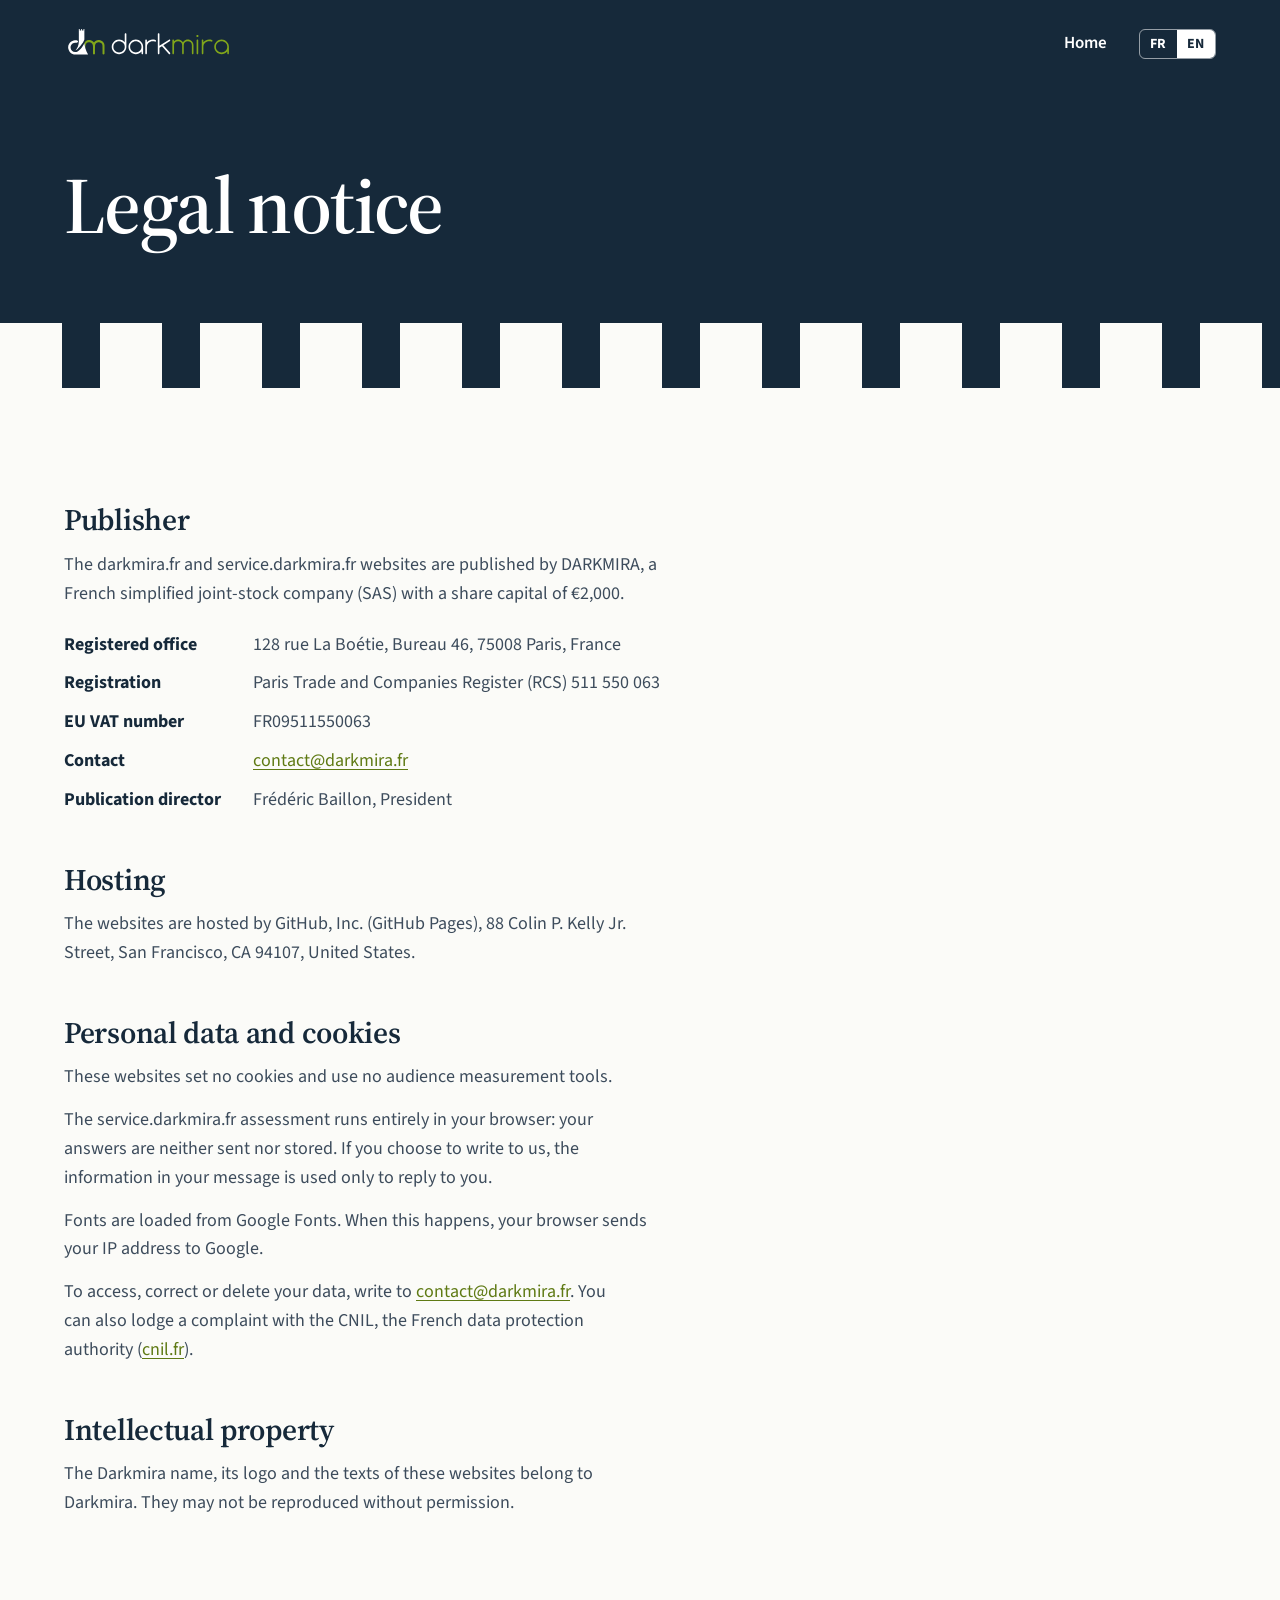
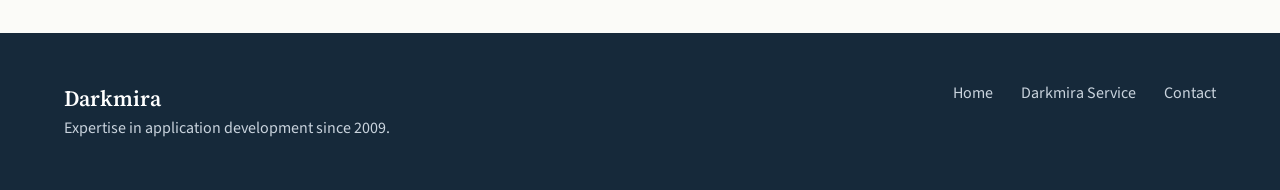
<file: en/legal-notice.html>
<!doctype html>
<html lang="en">
<head>
<meta charset="utf-8">
<title>Legal notice, Darkmira</title>
<meta name="description" content="Legal notice and personal data for darkmira.fr and service.darkmira.fr.">
<meta name="viewport" content="width=device-width, initial-scale=1">
<link rel="alternate" hreflang="fr" href="https://darkmira.fr/mentions-legales.html">
<link rel="alternate" hreflang="en" href="https://darkmira.fr/en/legal-notice.html">
<link rel="alternate" hreflang="x-default" href="https://darkmira.fr/mentions-legales.html">
<meta name="theme-color" content="#16293A">
<link rel="icon" type="image/png" sizes="32x32" href="/assets/favicon/favicon-32x32.png">
<link rel="icon" type="image/png" sizes="16x16" href="/assets/favicon/favicon-16x16.png">
<link rel="apple-touch-icon" href="/assets/favicon/apple-touch-icon.png">
<link rel="preconnect" href="https://fonts.googleapis.com">
<link rel="preconnect" href="https://fonts.gstatic.com" crossorigin>
<link rel="stylesheet" href="https://fonts.googleapis.com/css2?family=Source+Sans+3:wght@400;600;700&amp;family=Source+Serif+4:opsz,wght@8..60,500;8..60,600&amp;display=swap">
<link rel="stylesheet" href="/assets/css/site.css?v=20261005">
</head>
<body>
<a class="evitement" href="#contenu">Skip to content</a>

<div class="rempart rempart--court">
  <header class="cadre entete">
    <a class="entete__logo" href="/en/" aria-label="Darkmira, home"><svg viewBox="0 0 735.1 173.5" aria-hidden="true" focusable="false"><path fill="currentColor" d="M67.9,28.1c1.5,0.4,4.7,0.4,6.2,0v-6.5H78v6.5c1.5,0.4,4.7,0.4,6.2,0v-6.5h3.8v22.6c0,7.4,0,16.8,0,22.3c0,4-2.8,7.7-4.8,11c-5.9,9.7-18.4,24.4-20.4,26.4c-2,2-4.3,4.3-4.3,4.3s-4.8,4.8-8.6,5.8c8-8.9,14.1-22,14.2-39.1c0.1-16.8-0.1-35.8,0-53.3h3.8V28.1z"></path><path fill="#81A61B" d="M88.1,83.1c3-7.8,9.2-12.5,19-13.4c1.1-0.1,3.6,0,3.6,0c7.1,0.4,13.6,4.3,19,10.6c4.1-6,10.5-9.7,19.7-10.6c1.3-0.1,2.4,0,2.4,0c14.5,1.6,23.4,12.3,23.3,23.8c0,1.7,0,35.5,0,35.5c-1,3.8-8.5,3.8-8.6-0.7c-0.2-11.5,0.3-23.7-0.2-34.8c-0.7-8.9-5.8-13.1-14.2-14.6c-1.4-0.2-3.7-0.2-4.8,0c-7.6,1.4-12,6.4-13.2,14.4c-0.6,11-0.1,23.1-0.2,34.6c0.2,5-7.8,5.2-8.6,1V98c0-11.1-4.4-17.8-14.2-19.2c-2.3-0.2-2.6-0.2-4.6,0c-11.9,1.4-14.7,11.8-14.2,25.7C90.5,97.6,88.9,90.7,88.1,83.1"></path><path fill="currentColor" d="M88.1,83c0.9,7.6,2.4,14.6,4.1,21.4c2.8,10.3,6.8,19.3,11.8,27.4h-12H49.4c-9.6-0.2-16.4-3.7-21.4-7.9c-5-4.2-10.4-13.8-10.3-23c-0.2-13.3,9-22.1,10.8-23.5c3.9-3.2,10-6.8,18.7-7.4c0,0,1.5-0.1,2.9,0c4.5,0.5,10.5,0.9,10.6,5.8c0,2.8-2.3,4.8-6.2,4.8c-3,0-1.9,0-7,0.2c-12.7,0.6-20.1,10.8-19,22.6c1,10.3,11.3,20.9,25.2,17.3c6.1-1.6,16.7-11.7,17.8-13C78.4,100.7,83.2,91.9,88.1,83"></path><path fill="currentColor" d="M262.7,43.4c0-1,0.3-1.8,1-2.5c0.7-0.7,1.5-1,2.5-1s1.8,0.3,2.5,1s1,1.5,1,2.5v55.3c0,8.7-3.1,16.2-9.3,22.4c-6.2,6.2-13.7,9.3-22.4,9.3s-16.2-3.1-22.4-9.3c-6.2-6.2-9.3-13.7-9.3-22.4c0-8.7,3.1-16.2,9.3-22.4c6.2-6.2,13.6-9.3,22.4-9.3s16.2,3.1,22.4,9.3l2.2,2.2V43.4z M262.7,98.8c0-6.8-2.4-12.6-7.2-17.4c-4.8-4.8-10.6-7.2-17.4-7.2s-12.6,2.4-17.4,7.2c-4.8,4.8-7.2,10.6-7.2,17.4s2.4,12.6,7.2,17.4c4.8,4.8,10.6,7.2,17.4,7.2s12.6-2.4,17.4-7.2C260.3,111.4,262.7,105.6,262.7,98.8z"></path><path fill="currentColor" d="M335.1,119c-7.6,7.7-15.8,11.5-24.6,11.5c-8.7,0-16.2-3.1-22.4-9.3c-6.2-6.2-9.3-13.7-9.3-22.4c0-8.7,3.1-16.2,9.3-22.4c6.2-6.2,13.6-9.3,22.4-9.3s16.2,3.1,22.4,9.3c6.2,6.2,9.3,13.7,9.3,22.4v28.2c0,1-0.3,1.8-1,2.5s-1.5,1-2.5,1s-1.8-0.3-2.5-1c-0.7-0.7-1-1.5-1-2.5V119z M310.5,74.1c-6.8,0-12.6,2.4-17.4,7.2c-4.8,4.8-7.2,10.6-7.2,17.4s2.4,12.6,7.2,17.4c4.8,4.8,10.6,7.2,17.4,7.2s12.6-2.4,17.4-7.2c4.8-4.8,7.2-10.6,7.2-17.4c0-6.8-2.4-12.6-7.2-17.4C323.1,76.5,317.2,74.1,310.5,74.1z"></path><path fill="currentColor" d="M351.4,70.6c0-1,0.3-1.8,1-2.5s1.5-1,2.5-1s1.8,0.3,2.5,1s1,1.5,1,2.5v8c7.7-7.7,15.9-11.5,24.7-11.5c4.7,0,8.7,0.7,12.1,2.2c0.6,0.2,1.2,0.6,1.6,1.1c0.6,0.6,1,1.5,1,2.5c0,1-0.3,1.8-1,2.5s-1.5,1-2.5,1c-0.6,0-1.1-0.1-1.6-0.3c-2.6-1.3-5.8-1.9-9.6-1.9c-6.8,0-12.6,2.4-17.4,7.2c-4.8,4.8-7.2,10.6-7.2,17.4v28.2c0,1-0.3,1.8-1,2.5s-1.5,1-2.5,1s-1.8-0.3-2.5-1s-1-1.5-1-2.5V70.6z"></path><path fill="currentColor" d="M412.6,94.6l41.5-27c0.5-0.3,1.2-0.5,1.9-0.5c1,0,1.8,0.3,2.5,1s1,1.5,1,2.5c0,1.2-0.4,2.1-1.1,2.7L429.7,92l28.8,32.5c0.6,0.7,1,1.5,1,2.5c0,1-0.3,1.8-1,2.5s-1.5,1-2.5,1c-1,0-1.8-0.4-2.5-1.1l-29.8-33.5l-11,7.2v23.9c0,1-0.3,1.8-1,2.5c-0.7,0.7-1.5,1-2.5,1s-1.8-0.3-2.5-1c-0.7-0.7-1-1.5-1-2.5V43.3c0-1,0.3-1.8,1-2.5c0.7-0.7,1.5-1,2.5-1s1.8,0.3,2.5,1c0.7,0.7,1,1.5,1,2.5V94.6z"></path><path fill="#81A61B" d="M475.6,126.9c0,1-0.3,1.8-1,2.5s-1.5,1-2.5,1c-1,0-1.8-0.3-2.5-1c-0.7-0.7-1-1.5-1-2.5V70.6c0-1,0.3-1.8,1-2.5c0.7-0.7,1.5-1,2.5-1c1,0,1.8,0.3,2.5,1s1,1.5,1,2.5v3.8c5.7-4.9,11.6-7.3,17.6-7.3c6.8,0,12.6,2.4,17.4,7.2c1.2,1.2,2.4,2.7,3.7,4.4c1.3-1.7,2.5-3.2,3.7-4.4c4.8-4.8,10.6-7.2,17.4-7.2s12.6,2.4,17.4,7.2c4.8,4.8,7.2,10.6,7.2,17.4v35.2c0,1-0.3,1.8-1,2.5s-1.5,1-2.5,1s-1.8-0.3-2.5-1s-1-1.5-1-2.5V91.7c0-4.9-1.7-9-5.2-12.4c-3.5-3.5-7.6-5.2-12.4-5.2c-4.8,0-9,1.7-12.4,5.2c-3.4,3.4-5.1,7.6-5.1,12.4v35.2c0,1-0.3,1.8-1,2.5s-1.5,1-2.5,1s-1.8-0.3-2.5-1s-1-1.5-1-2.5V91.7c0-4.9-1.7-9-5.1-12.4c-3.5-3.5-7.6-5.2-12.4-5.2c-4.8,0-9,1.7-12.4,5.2c-3.4,3.4-5.1,7.6-5.1,12.4V126.9z"></path><path fill="#81A61B" d="M581.7,51.8c0,1.3-0.5,2.4-1.4,3.3c-0.9,0.9-2,1.4-3.3,1.4c-1.3,0-2.4-0.5-3.3-1.4c-0.9-0.9-1.4-2-1.4-3.3c0-1.3,0.5-2.4,1.4-3.3c0.9-0.9,2-1.4,3.3-1.4c1.3,0,2.4,0.5,3.3,1.4C581.2,49.4,581.7,50.5,581.7,51.8z M573.5,70.6c0-1,0.3-1.8,1-2.5c0.7-0.7,1.5-1,2.5-1c1,0,1.8,0.3,2.5,1c0.7,0.7,1,1.5,1,2.5v56.3c0,1-0.3,1.8-1,2.5c-0.7,0.7-1.5,1-2.5,1c-1,0-1.8-0.3-2.5-1c-0.7-0.7-1-1.5-1-2.5V70.6z"></path><path fill="#81A61B" d="M595.7,70.6c0-1,0.3-1.8,1-2.5s1.5-1,2.5-1s1.8,0.3,2.5,1s1,1.5,1,2.5v8c7.7-7.7,15.9-11.5,24.7-11.5c4.7,0,8.7,0.7,12.1,2.2c0.6,0.2,1.2,0.6,1.6,1.1c0.6,0.6,1,1.5,1,2.5c0,1-0.3,1.8-1,2.5s-1.5,1-2.5,1c-0.6,0-1.1-0.1-1.6-0.3c-2.6-1.3-5.8-1.9-9.6-1.9c-6.8,0-12.6,2.4-17.4,7.2c-4.8,4.8-7.2,10.6-7.2,17.4v28.2c0,1-0.3,1.8-1,2.5s-1.5,1-2.5,1s-1.8-0.3-2.5-1s-1-1.5-1-2.5V70.6z"></path><path fill="#81A61B" d="M706.1,119c-7.6,7.7-15.8,11.5-24.6,11.5c-8.7,0-16.2-3.1-22.4-9.3c-6.2-6.2-9.3-13.7-9.3-22.4c0-8.7,3.1-16.2,9.3-22.4c6.2-6.2,13.6-9.3,22.4-9.3s16.2,3.1,22.4,9.3c6.2,6.2,9.3,13.7,9.3,22.4v28.2c0,1-0.3,1.8-1,2.5s-1.5,1-2.5,1s-1.8-0.3-2.5-1c-0.7-0.7-1-1.5-1-2.5V119z M681.5,74.1c-6.8,0-12.6,2.4-17.4,7.2c-4.8,4.8-7.2,10.6-7.2,17.4s2.4,12.6,7.2,17.4c4.8,4.8,10.6,7.2,17.4,7.2s12.6-2.4,17.4-7.2c4.8-4.8,7.2-10.6,7.2-17.4c0-6.8-2.4-12.6-7.2-17.4C694.1,76.5,688.3,74.1,681.5,74.1z"></path></svg></a>
    <nav aria-label="Main navigation">
      <a href="/en/">Home</a>
      <span class="langues" role="group" aria-label="Language"><a href="/mentions-legales.html" hreflang="fr" lang="fr" aria-label="Version française">FR</a><span class="langues__actuelle" aria-current="true">EN</span></span>
    </nav>
  </header>
  <div class="cadre hero hero--court">
    <h1>Legal notice</h1>
  </div>
</div>

<main id="contenu" class="section">
  <div class="cadre legal">
    <section aria-labelledby="editeur">
      <h2 id="editeur">Publisher</h2>
      <p>The darkmira.fr and service.darkmira.fr websites are published by DARKMIRA, a French simplified joint-stock company (SAS) with a share capital of €2,000.</p>
      <dl>
        <dt>Registered office</dt><dd>128 rue La Boétie, Bureau 46, 75008 Paris, France</dd>
        <dt>Registration</dt><dd>Paris Trade and Companies Register (RCS) 511 550 063</dd>
        <dt>EU VAT number</dt><dd>FR09511550063</dd>
        <dt>Contact</dt><dd><a href="mailto:contact@darkmira.fr">contact@darkmira.fr</a></dd>
        <dt>Publication director</dt><dd>Frédéric Baillon, President</dd>
      </dl>
    </section>

    <section aria-labelledby="hebergement">
      <h2 id="hebergement">Hosting</h2>
      <p>The websites are hosted by GitHub, Inc. (GitHub Pages), 88 Colin P. Kelly Jr. Street, San Francisco, CA 94107, United States.</p>
    </section>

    <section aria-labelledby="donnees">
      <h2 id="donnees">Personal data and cookies</h2>
      <p>These websites set no cookies and use no audience measurement tools.</p>
      <p>The service.darkmira.fr assessment runs entirely in your browser: your answers are neither sent nor stored. If you choose to write to us, the information in your message is used only to reply to you.</p>
      <p>Fonts are loaded from Google Fonts. When this happens, your browser sends your IP address to Google.</p>
      <p>To access, correct or delete your data, write to <a href="mailto:contact@darkmira.fr">contact@darkmira.fr</a>. You can also lodge a complaint with the CNIL, the French data protection authority (<a href="https://www.cnil.fr/">cnil.fr</a>).</p>
    </section>

    <section aria-labelledby="propriete">
      <h2 id="propriete">Intellectual property</h2>
      <p>The Darkmira name, its logo and the texts of these websites belong to Darkmira. They may not be reproduced without permission.</p>
    </section>
  </div>
</main>

<footer class="pied">
  <div class="cadre">
    <div>
      <p class="pied__nom">Darkmira</p>
      <p>Expertise in application development since 2009.</p>
    </div>
    <nav aria-label="Footer">
      <a href="/en/">Home</a>
      <a href="https://service.darkmira.fr/en/">Darkmira Service</a>
      <a href="/en/#contact">Contact</a>
    </nav>
  </div>
</footer>
</body>
</html>
</file>
<file: assets/css/site.css>
:root {
  --nuit: #16293A;
  --nuit-2: #20374C;
  --vert: #81A61B;
  --vert-fonce: #5F7A14;
  --vert-clair: #A9C94A;
  --page: #FBFBF8;
  --pale: #F2F6E8;
  --blanc: #FFFFFF;
  --texte-2: #3D4C5C;
  --filet: #E3E8D8;
  --sur-nuit: #D5DEE6;

  --serif: 'Source Serif 4', Georgia, serif;
  --sans: 'Source Sans 3', 'Helvetica Neue', Arial, sans-serif;

  --gouttiere: clamp(16px, 5vw, 64px);
  --largeur: 1152px;

  /* Créneaux : proportions du sommet de la tour du logo (merlon 6,2 / créneau 3,8 / hauteur 6,5), x4 */
  --merlon: 62px;
  --pas: 100px;
  --creneau-h: 65px;
}

*, *::before, *::after { box-sizing: border-box; }

html { -webkit-text-size-adjust: 100%; }

body {
  margin: 0;
  background: var(--page);
  color: var(--nuit);
  font-family: var(--sans);
  font-size: 18px;
  line-height: 1.6;
  text-rendering: optimizeLegibility;
}

img, svg { display: block; max-width: 100%; }

a { color: var(--vert-fonce); text-underline-offset: 3px; }
a:hover { color: var(--nuit); }

:focus-visible {
  outline: 3px solid var(--vert);
  outline-offset: 3px;
  border-radius: 2px;
}

.evitement {
  position: absolute;
  left: 16px;
  top: -100px;
  z-index: 10;
  padding: 10px 16px;
  background: var(--blanc);
  color: var(--nuit);
  font-weight: 700;
}
.evitement:focus { top: 16px; }

.cadre {
  width: 100%;
  max-width: calc(var(--largeur) + 2 * var(--gouttiere));
  margin: 0 auto;
  padding: 0 var(--gouttiere);
}

h1, h2, h3 {
  margin: 0;
  font-family: var(--serif);
  font-weight: 600;
  letter-spacing: -0.01em;
}

h2 {
  font-size: clamp(30px, 4vw, 44px);
  line-height: 1.12;
  max-width: 26ch;
}

h1, h2, h3 { text-wrap: balance; }
p { text-wrap: pretty; }

p { margin: 0; }

.chapeau {
  font-size: clamp(19px, 1.6vw, 22px);
  line-height: 1.55;
  color: var(--texte-2);
  max-width: 62ch;
}

/* Boutons */
.bouton {
  display: inline-flex;
  align-items: center;
  min-height: 52px;
  padding: 12px 26px;
  border-radius: 6px;
  border: 2px solid transparent;
  font-weight: 700;
  font-size: 17px;
  line-height: 1.2;
  text-decoration: none;
  transition: background-color .15s ease, color .15s ease, border-color .15s ease;
}
.bouton--vert { background: var(--vert); color: var(--nuit); }
.bouton--vert:hover { background: var(--vert-clair); color: var(--nuit); }
.bouton--nuit { background: var(--nuit); color: var(--blanc); }
.bouton--nuit:hover { background: var(--nuit-2); color: var(--blanc); }
.bouton--contour { border-color: currentColor; color: var(--blanc); }
.bouton--contour:hover { background: var(--blanc); border-color: var(--blanc); color: var(--nuit); }

/* Bandeau Darkmira Service */
.bandeau {
  display: block;
  padding: 12px var(--gouttiere);
  background: var(--vert);
  color: var(--nuit);
  font-size: 16px;
  line-height: 1.45;
  text-align: center;
  text-decoration: none;
}
.bandeau:hover { background: var(--vert-clair); color: var(--nuit); }
.bandeau span { text-decoration: underline; text-underline-offset: 3px; }

/* En-tête et hero : le rempart */
.rempart {
  position: relative;
  overflow: hidden;
  background: var(--nuit);
  color: var(--blanc);
}

.rempart::after {
  content: "";
  position: absolute;
  left: 0;
  right: 0;
  bottom: 0;
  z-index: 3;
  height: var(--creneau-h);
  background: linear-gradient(to right, var(--page) 0 var(--merlon), transparent var(--merlon) var(--pas)) 0 0 / var(--pas) 100% repeat-x;
}

.entete {
  position: relative;
  z-index: 2;
  display: flex;
  align-items: center;
  justify-content: space-between;
  gap: 24px;
  min-height: 88px;
}

.entete__logo { color: var(--blanc); }
.entete__logo svg { width: 170px; height: auto; }

.entete nav {
  display: flex;
  align-items: center;
  gap: 32px;
  font-size: 17px;
  font-weight: 600;
}
.entete nav a:not(.bouton) { color: var(--blanc); text-decoration: none; }
.entete nav a:not(.bouton):hover { color: var(--vert-clair); }
.entete .bouton { min-height: 44px; padding: 8px 18px; font-size: 16px; }

.hero {
  position: relative;
  z-index: 2;
  padding-top: clamp(72px, 10vw, 128px);
  padding-bottom: calc(clamp(88px, 11vw, 144px) + var(--creneau-h));
}

.hero h1 {
  font-size: clamp(42px, 6.4vw, 80px);
  line-height: 1.02;
  letter-spacing: -0.02em;
  max-width: 14ch;
}

.hero .chapeau {
  margin-top: 28px;
  color: var(--sur-nuit);
  max-width: 54ch;
}

.hero__tour {
  position: absolute;
  z-index: 1;
  right: max(-120px, calc((100vw - var(--largeur)) / 2 - 220px));
  bottom: calc(var(--creneau-h) - 150px);
  width: clamp(420px, 52vw, 760px);
  height: auto;
  pointer-events: none;
}
.hero__tour .t { fill: var(--nuit-2); }
.hero__tour .m { fill: var(--vert); }

/* Sections */
.section { padding: clamp(72px, 9vw, 120px) 0; }

.charte__tete {
  display: grid;
  gap: 18px;
  margin-bottom: clamp(40px, 5vw, 64px);
}

.esprits {
  display: grid;
  grid-template-columns: repeat(3, minmax(0, 1fr));
  gap: clamp(28px, 3.5vw, 56px);
}

.esprits article {
  padding-top: 24px;
  border-top: 3px solid var(--vert);
}

.esprits h3 {
  font-size: 25px;
  line-height: 1.2;
  margin-bottom: 12px;
}

.esprits__intro { color: var(--nuit); margin-bottom: 22px; }

.esprits dl { margin: 0; }
.esprits dt { font-weight: 700; font-size: 17px; }
.esprits dd { margin: 2px 0 16px; color: var(--texte-2); font-size: 17px; line-height: 1.5; }
.esprits dd:last-child { margin-bottom: 0; }

/* Ce que nous faisons */
.activites {
  display: grid;
  grid-template-columns: repeat(2, minmax(0, 1fr));
  gap: 0 clamp(32px, 5vw, 80px);
  margin: 0;
  padding: 0;
  list-style: none;
}
.activites li { padding: 28px 0; border-top: 1px solid var(--filet); }
.activites h3 { font-size: 24px; line-height: 1.25; margin-bottom: 8px; }
.activites p { color: var(--texte-2); max-width: 46ch; }

/* Sécurité : les phases de la vie d'une application */
.phases {
  display: grid;
  grid-template-columns: repeat(4, minmax(0, 1fr));
  gap: clamp(24px, 3vw, 40px);
  margin: 0;
  padding: 0;
  list-style: none;
  counter-reset: phase;
}
.phases li {
  counter-increment: phase;
  padding-top: 20px;
  border-top: 3px solid var(--nuit);
}
.phases li::before {
  content: counter(phase);
  display: block;
  margin-bottom: 10px;
  font-family: var(--serif);
  font-size: 30px;
  font-weight: 600;
  line-height: 1;
  color: var(--vert-fonce);
}
.phases h3 { font-size: 22px; line-height: 1.25; margin-bottom: 8px; }
.phases p { color: var(--texte-2); font-size: 17px; line-height: 1.55; }

/* Sections en deux colonnes : titre à gauche, liste à droite */
.blanc { background: var(--blanc); border-top: 1px solid var(--filet); border-bottom: 1px solid var(--filet); }

.colonnes {
  display: grid;
  grid-template-columns: minmax(0, 5fr) minmax(0, 7fr);
  gap: clamp(32px, 5vw, 80px);
  align-items: start;
}
.colonnes__tete { display: grid; gap: 18px; }
.colonnes__tete .chapeau { color: var(--nuit); }

.liste-filets { margin: 0; padding: 0; list-style: none; }
.liste-filets li { padding: 24px 0; border-top: 1px solid var(--filet); }
.liste-filets li:first-child { padding-top: 0; border-top: 0; }
.liste-filets h3 { font-size: 22px; line-height: 1.25; margin-bottom: 8px; }
.liste-filets p { color: var(--texte-2); }

.engagement { background: var(--pale); }
.engagement .liste-filets li { border-top-color: #D6DEC4; }

.offre {
  background: var(--nuit);
  color: var(--blanc);
}

.offre .cadre {
  display: grid;
  gap: 32px;
  justify-items: start;
}

.offre__nom {
  margin-bottom: 14px;
  color: var(--vert-clair);
  font-weight: 700;
  font-size: 18px;
}

.offre h2 { max-width: 24ch; }

.offre p.chapeau {
  margin-top: 18px;
  color: var(--sur-nuit);
}


.contact { background: var(--pale); }

.contact .cadre {
  display: flex;
  flex-wrap: wrap;
  align-items: center;
  justify-content: space-between;
  gap: 24px 48px;
}

/* Pied de page */
.pied {
  padding: 48px 0;
  background: var(--nuit);
  color: #C9D3DD;
  font-size: 16px;
}

.pied .cadre {
  display: flex;
  flex-wrap: wrap;
  justify-content: space-between;
  align-items: flex-start;
  gap: 24px 48px;
}

.pied__nom {
  font-family: var(--serif);
  font-size: 22px;
  font-weight: 600;
  color: var(--blanc);
}

.pied nav { display: flex; flex-wrap: wrap; gap: 12px 28px; }
.pied a { color: #C9D3DD; text-decoration: none; }
.pied a:hover { color: var(--blanc); text-decoration: underline; }

/* Page 404 */
.perdu {
  min-height: 100vh;
  display: flex;
  flex-direction: column;
}
.perdu .hero { flex-grow: 1; }
.perdu .hero .bouton { margin-top: 36px; }

@media (max-width: 900px) {
  .esprits { grid-template-columns: 1fr; }
  .colonnes, .activites { grid-template-columns: 1fr; }
  .phases { grid-template-columns: repeat(2, minmax(0, 1fr)); row-gap: 36px; }
  .hero__tour { opacity: .55; }
}

@media (max-width: 600px) {
  body { font-size: 17px; }
  .entete { flex-wrap: wrap; padding-top: 16px; padding-bottom: 16px; }
  .entete nav { gap: 20px; width: 100%; justify-content: space-between; }
  .entete__logo svg { width: 140px; }
  .hero__tour { right: -140px; width: 380px; opacity: .4; }
  .bouton { width: 100%; justify-content: center; }
  .entete .bouton { width: auto; }
  :root { --merlon: 31px; --pas: 50px; --creneau-h: 33px; }
}

@media (prefers-reduced-motion: reduce) {
  * { transition: none !important; }
}

@media (max-width: 600px) {
  .entete { flex-wrap: nowrap; }
  .entete nav { width: auto; }
  .entete nav > a:not(.bouton) { display: none; }
}

/* Mentions légales */
.hero.hero--court {
  padding-top: clamp(48px, 6vw, 80px);
  padding-bottom: calc(clamp(48px, 6vw, 80px) + var(--creneau-h));
}
.legal { display: grid; gap: 48px; }
.legal > section { max-width: 760px; }
.legal section { display: grid; gap: 14px; }
.legal h2 { font-size: clamp(24px, 2.6vw, 30px); }
.legal p { color: var(--texte-2); max-width: 66ch; }
.legal dl {
  display: grid;
  grid-template-columns: max-content 1fr;
  gap: 10px 32px;
  margin: 8px 0 0;
}
.legal dt { font-weight: 700; }
.legal dd { margin: 0; color: var(--texte-2); }

@media (max-width: 600px) {
  .legal dl { grid-template-columns: 1fr; gap: 2px; }
  .legal dd { margin-bottom: 12px; }
}

@media (max-width: 600px) {
  .phases { grid-template-columns: 1fr; }
}

/* Page Audits */
.texte { display: grid; gap: 20px; }
.texte p { color: var(--texte-2); max-width: 64ch; }
.texte p.encadre {
  padding: 24px 28px;
  background: var(--pale);
  border-left: 4px solid var(--vert);
  font-family: var(--serif);
  font-size: clamp(20px, 2vw, 24px);
  font-weight: 500;
  line-height: 1.4;
  color: var(--nuit);
}

.activites li p + p { margin-top: 10px; }
.activites a { font-weight: 700; }

.audits {
  display: grid;
  grid-template-columns: minmax(0, 6fr) minmax(0, 3fr) minmax(0, 3fr);
  gap: clamp(24px, 3vw, 48px);
}
.audits article { padding-top: 24px; border-top: 1px solid var(--filet); }
.audits .audits__principal { border-top: 3px solid var(--vert); }
.audits h3 { font-size: 25px; line-height: 1.2; margin-bottom: 12px; }
.audits p { color: var(--texte-2); }
.audits ul { margin: 14px 0 0; padding-left: 20px; color: var(--texte-2); display: grid; gap: 4px; }
.audits li::marker { color: var(--vert-fonce); }

.carte { margin: 0; display: grid; gap: 28px; }
.carte__zone {
  display: grid;
  grid-template-columns: auto 1fr;
  grid-template-rows: 1fr auto;
  gap: 10px 14px;
  max-width: 420px;
}
.carte__axe { font-size: 15px; font-weight: 700; color: var(--texte-2); }
.carte__axe--y { writing-mode: vertical-rl; transform: rotate(180deg); align-self: center; }
.carte__axe--x { grid-column: 2; justify-self: end; }
.carte__grille {
  display: grid;
  grid-template-columns: repeat(4, 1fr);
  gap: 3px;
  aspect-ratio: 1;
  border-left: 2px solid var(--nuit);
  border-bottom: 2px solid var(--nuit);
  padding: 0 0 3px 3px;
}
.carte__grille span { border-radius: 3px; }
.g-critique { background: #B8452E; }
.g-eleve { background: #DE8A3A; }
.g-moyen { background: #EBCB5A; }
.g-reduit { background: var(--vert); }

.carte__legende { margin: 0; display: grid; gap: 10px; }
.carte__legende div { display: grid; grid-template-columns: 170px 1fr; gap: 12px; align-items: baseline; }
.carte__legende dt { display: flex; align-items: center; gap: 10px; font-weight: 700; font-size: 16px; }
.carte__legende dt span { flex: none; width: 14px; height: 14px; border-radius: 3px; }
.carte__legende dd { margin: 0; color: var(--texte-2); font-size: 16px; }

.entete nav a[aria-current="page"] { color: var(--vert-clair); }

@media (max-width: 900px) {
  .audits { grid-template-columns: 1fr; }
}
@media (max-width: 600px) {
  .carte__legende div { grid-template-columns: 1fr; gap: 2px; }
}

/* En-tête : le logo garde sa taille, les liens laissent la place au bouton sur tablette */
.entete__logo { flex: none; }
.entete nav a { white-space: nowrap; }
@media (max-width: 900px) {
  .entete nav > a:not(.bouton) { display: none; }
}

.audits__renvoi {
  margin-top: clamp(32px, 4vw, 48px);
  padding-top: 24px;
  border-top: 1px solid var(--filet);
  color: var(--texte-2);
}
.audits__renvoi a { font-weight: 700; }

/* Sélecteur de langue : interrupteur FR | EN, la langue active est surlignée */
.langues {
  display: inline-flex;
  border: 1px solid rgba(255, 255, 255, .55);
  border-radius: 6px;
  overflow: hidden;
  font-size: 14px;
  font-weight: 700;
  letter-spacing: .04em;
  line-height: 1;
}
.langues > * { padding: 7px 10px; }
.langues__actuelle { background: var(--blanc); color: var(--nuit); }
.entete nav .langues a { color: var(--blanc); text-decoration: none; }
.entete nav .langues a:hover { background: rgba(255, 255, 255, .14); color: var(--blanc); }
@media (max-width: 600px) {
  .entete nav { gap: 12px; }
  .entete__logo svg { width: 118px; }
  .entete .bouton { min-height: 40px; padding: 6px 12px; font-size: 14px; }
}
@media (max-width: 600px) {
  /* Le bandeau vert mène déjà à Darkmira Service : sur mobile, l'en-tête garde le logo et la langue */
  .entete nav > .bouton { display: none; }
}
</file>
